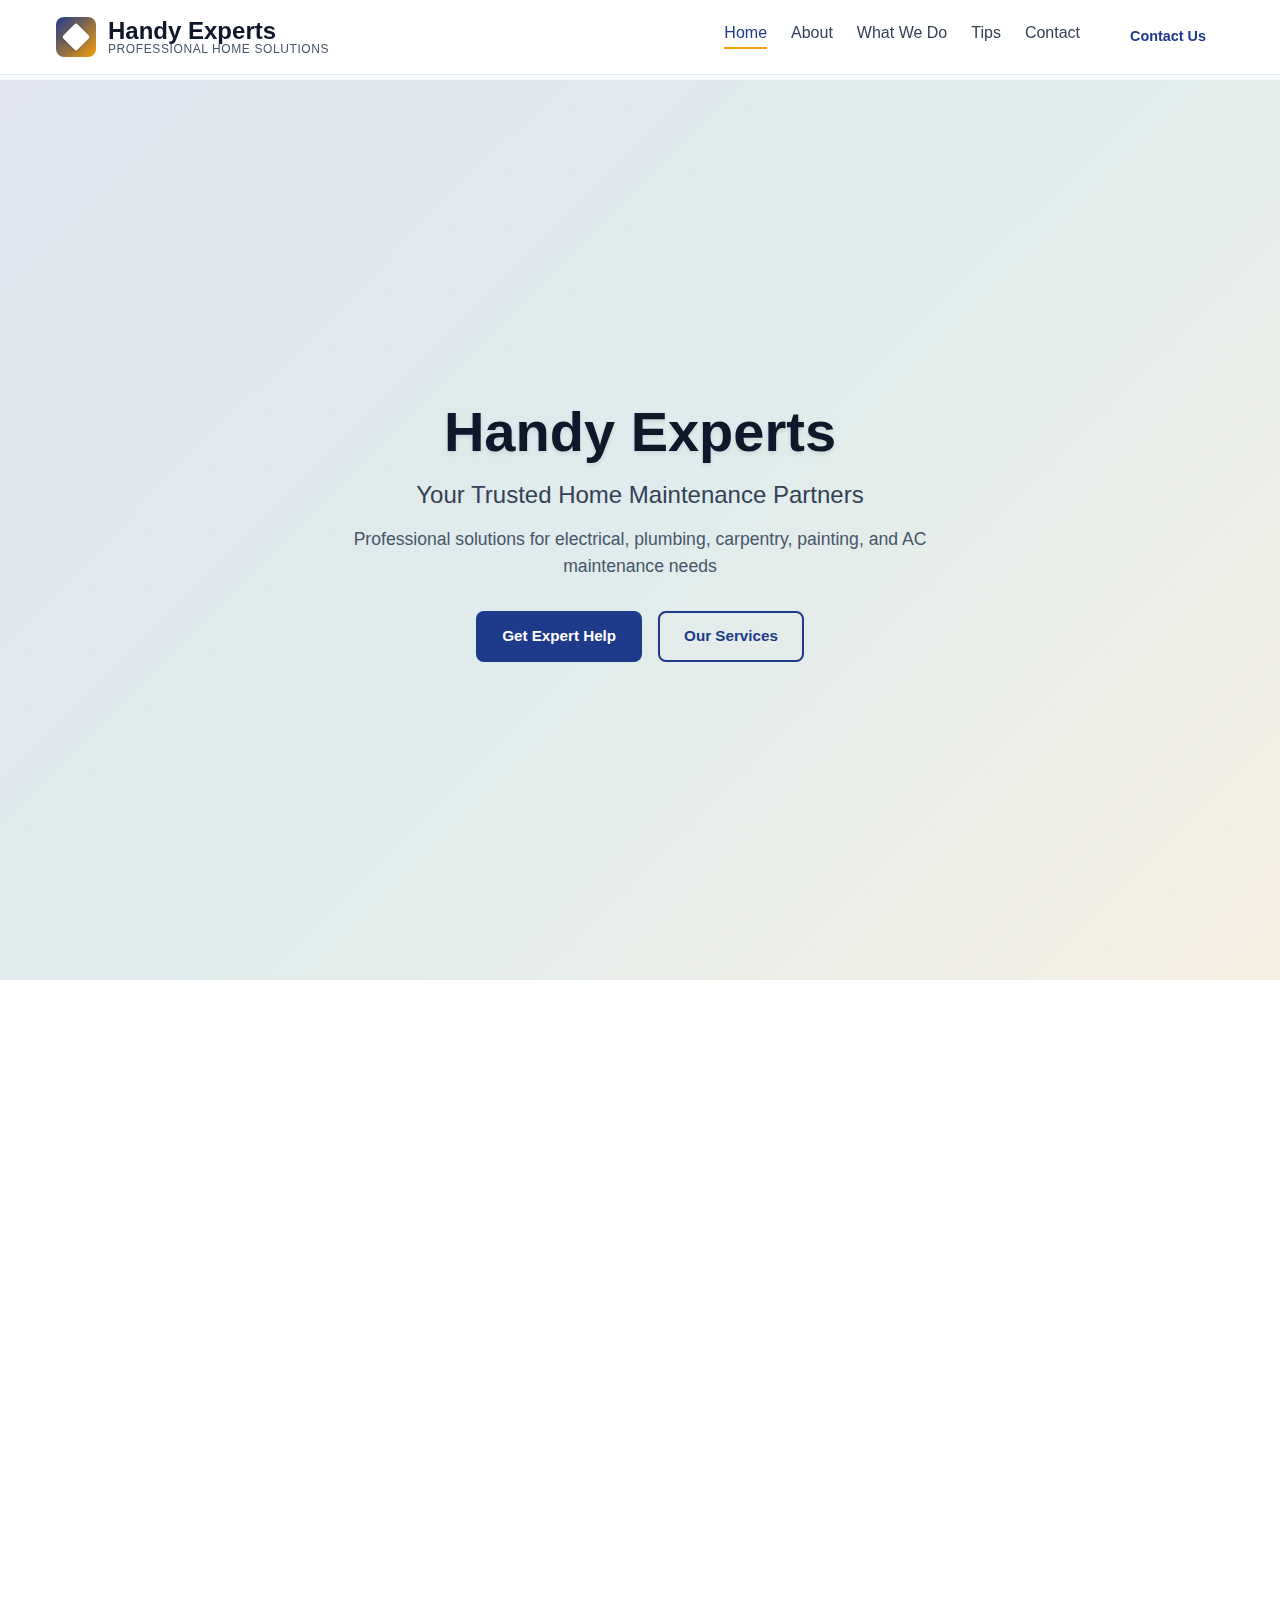
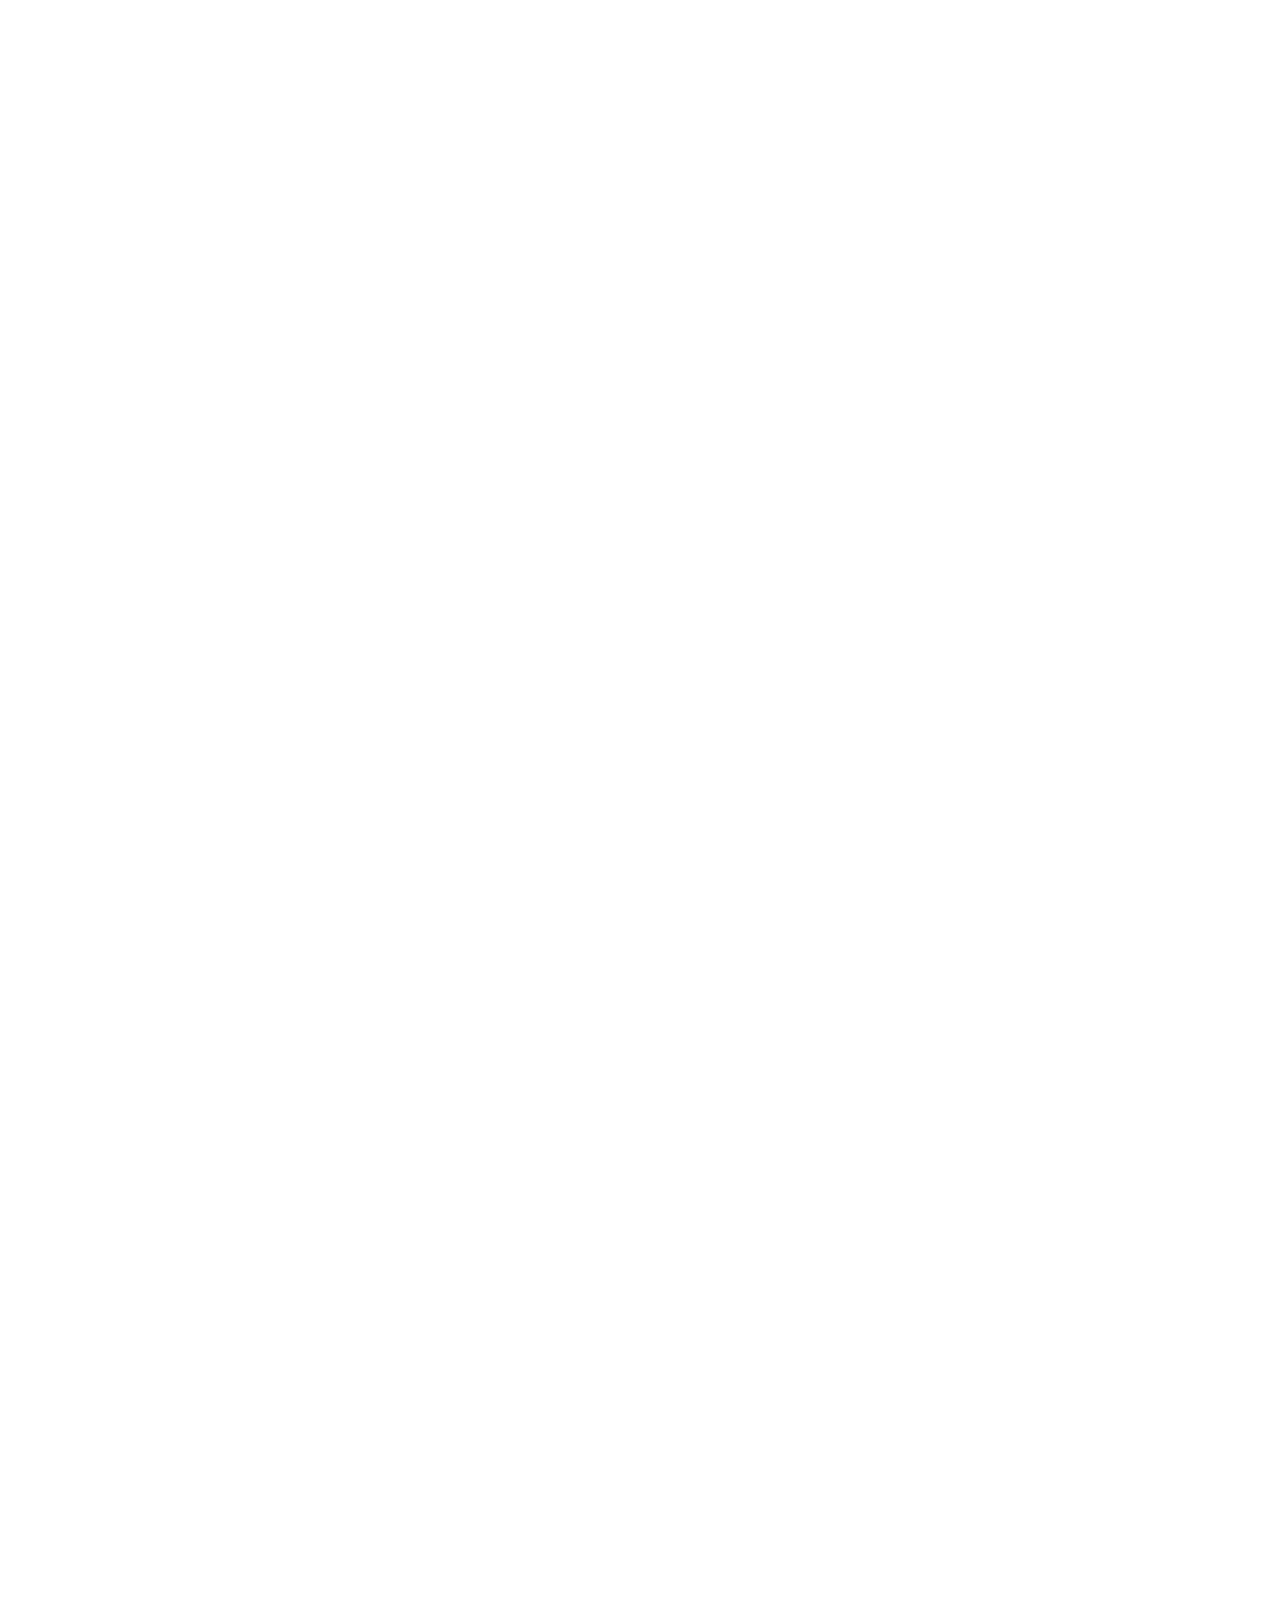
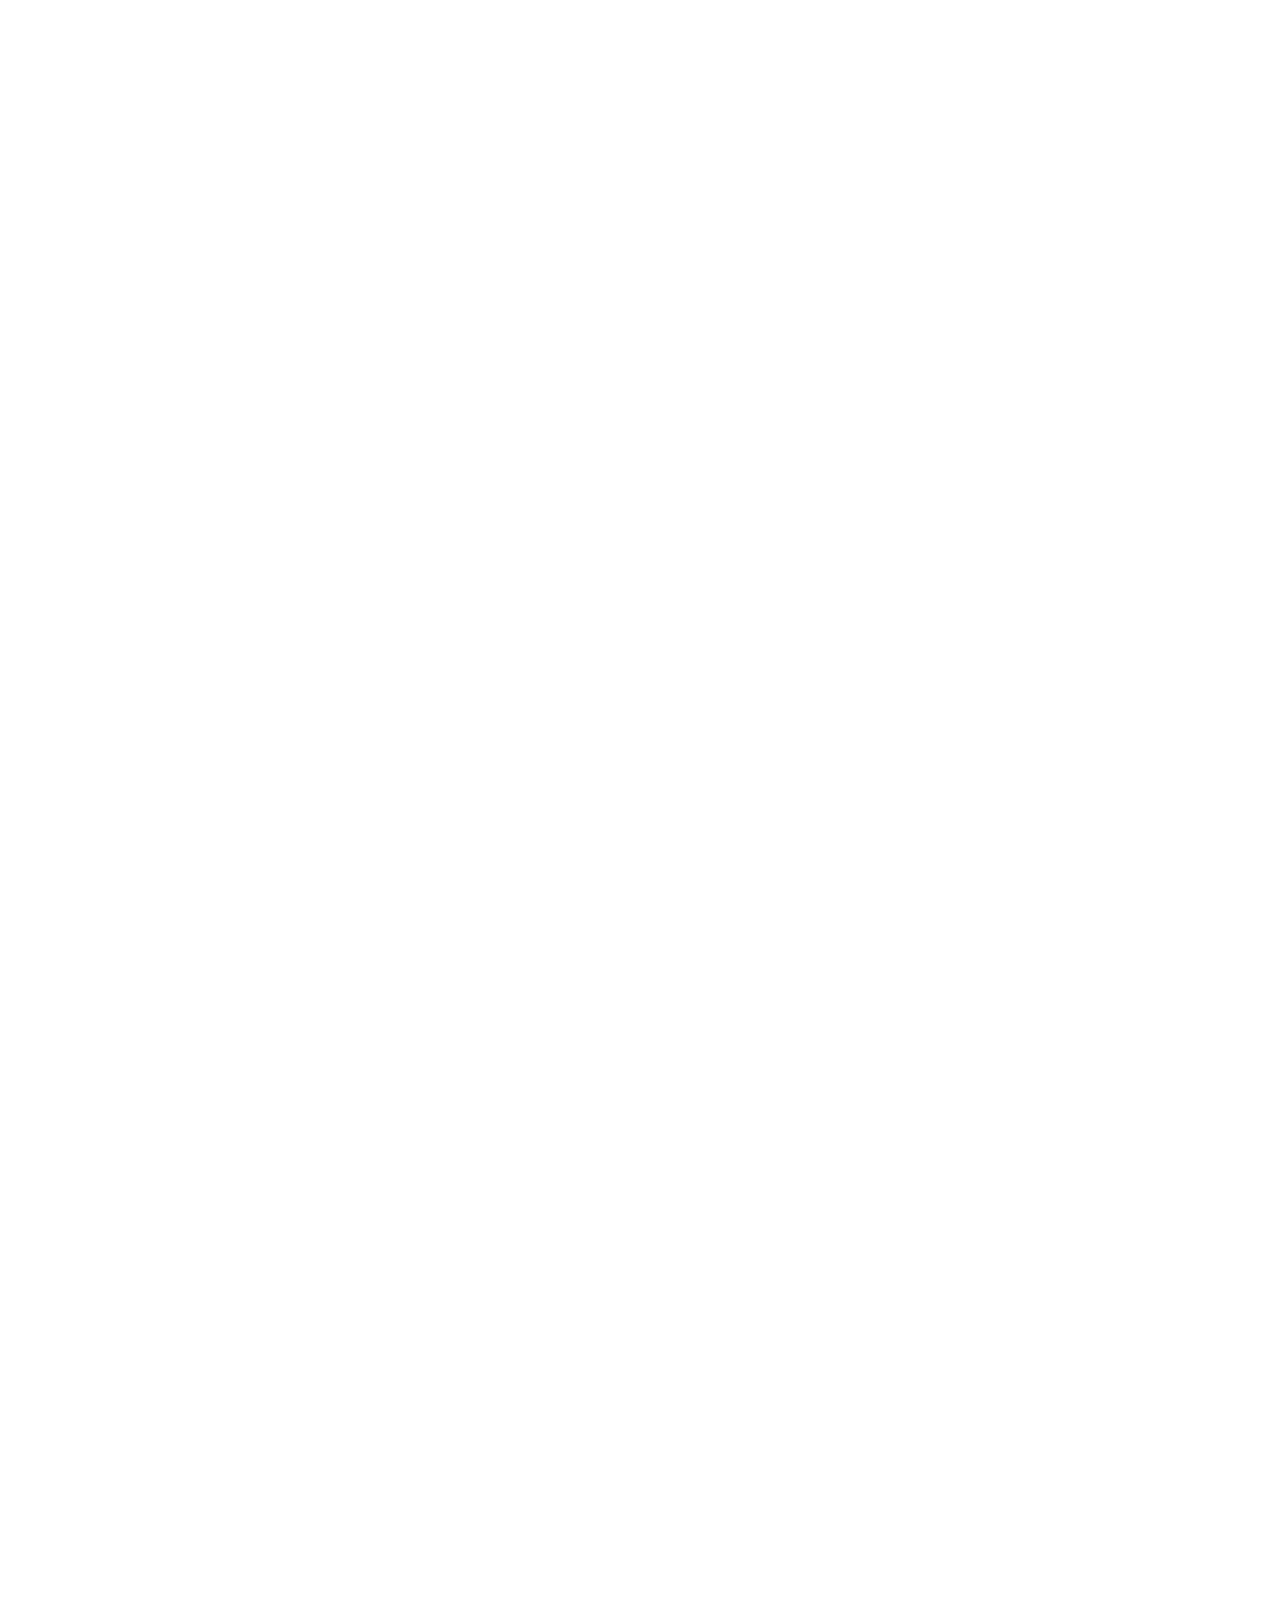
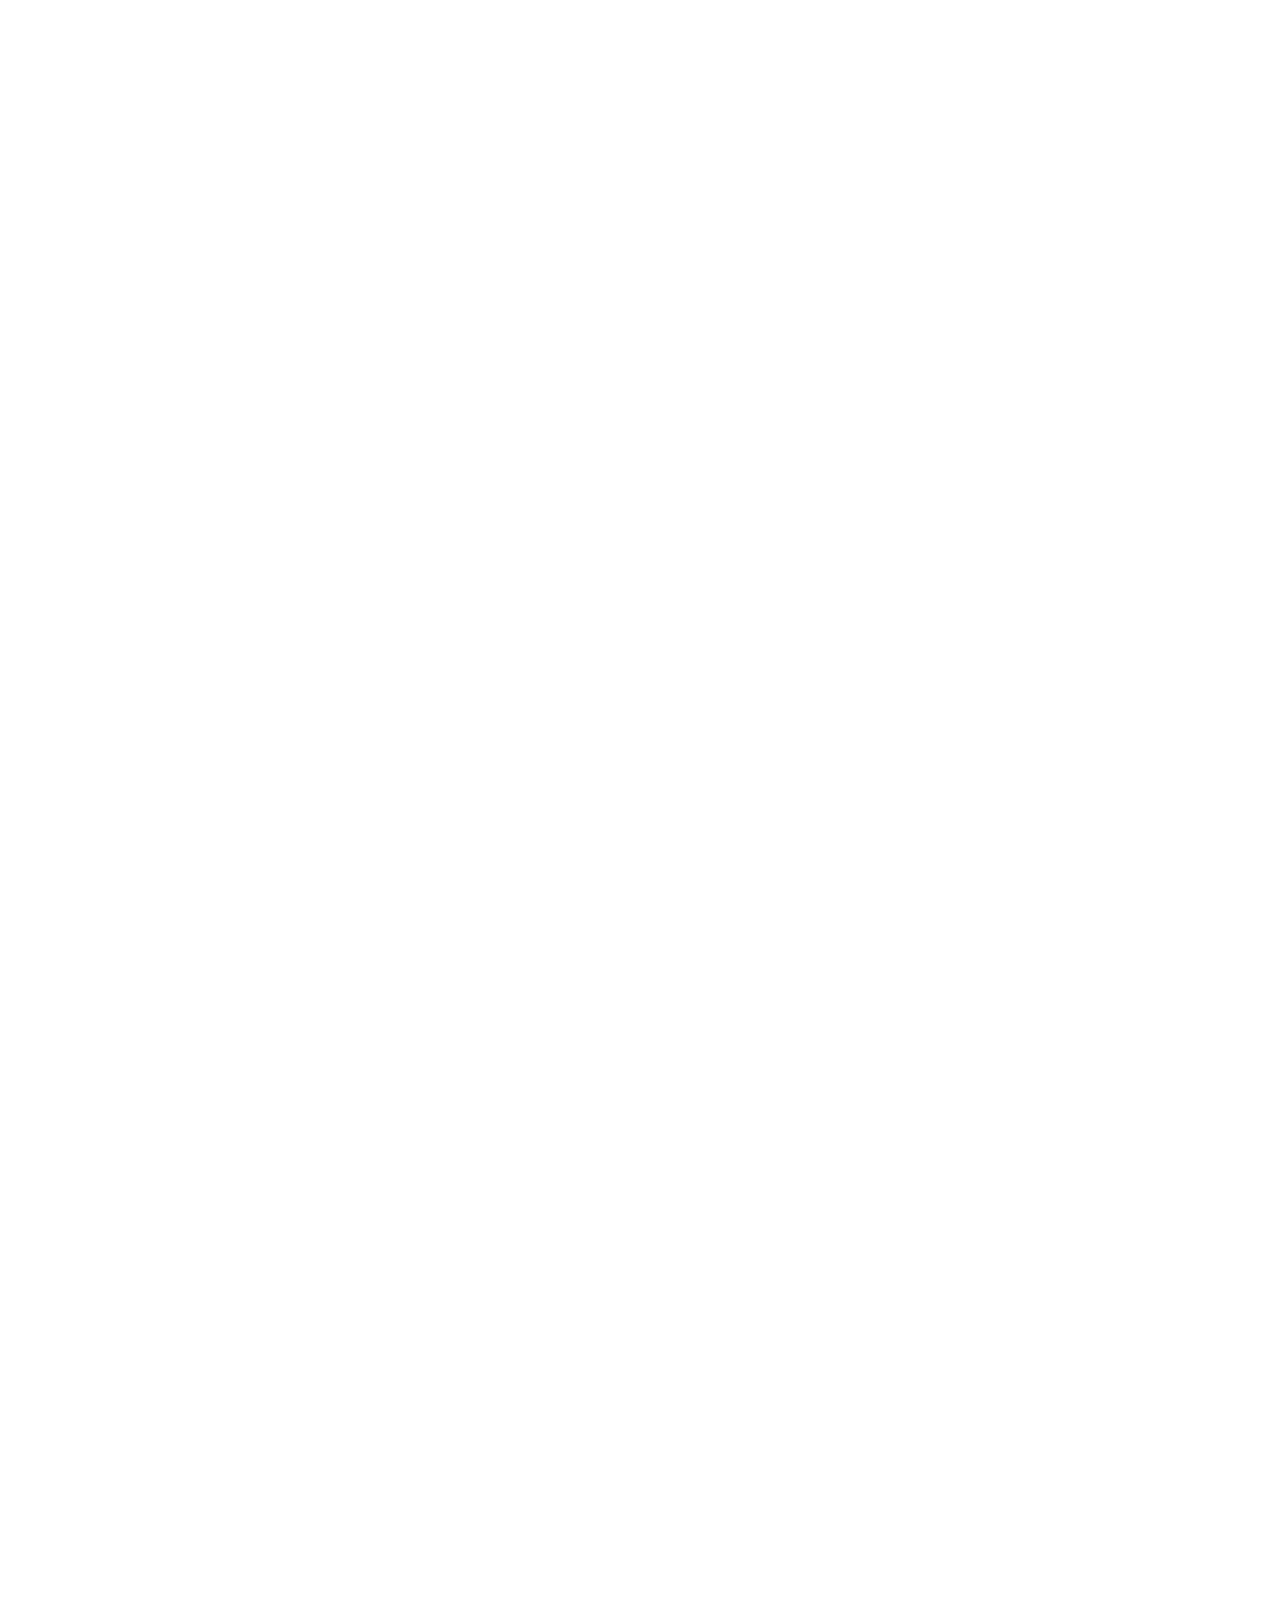
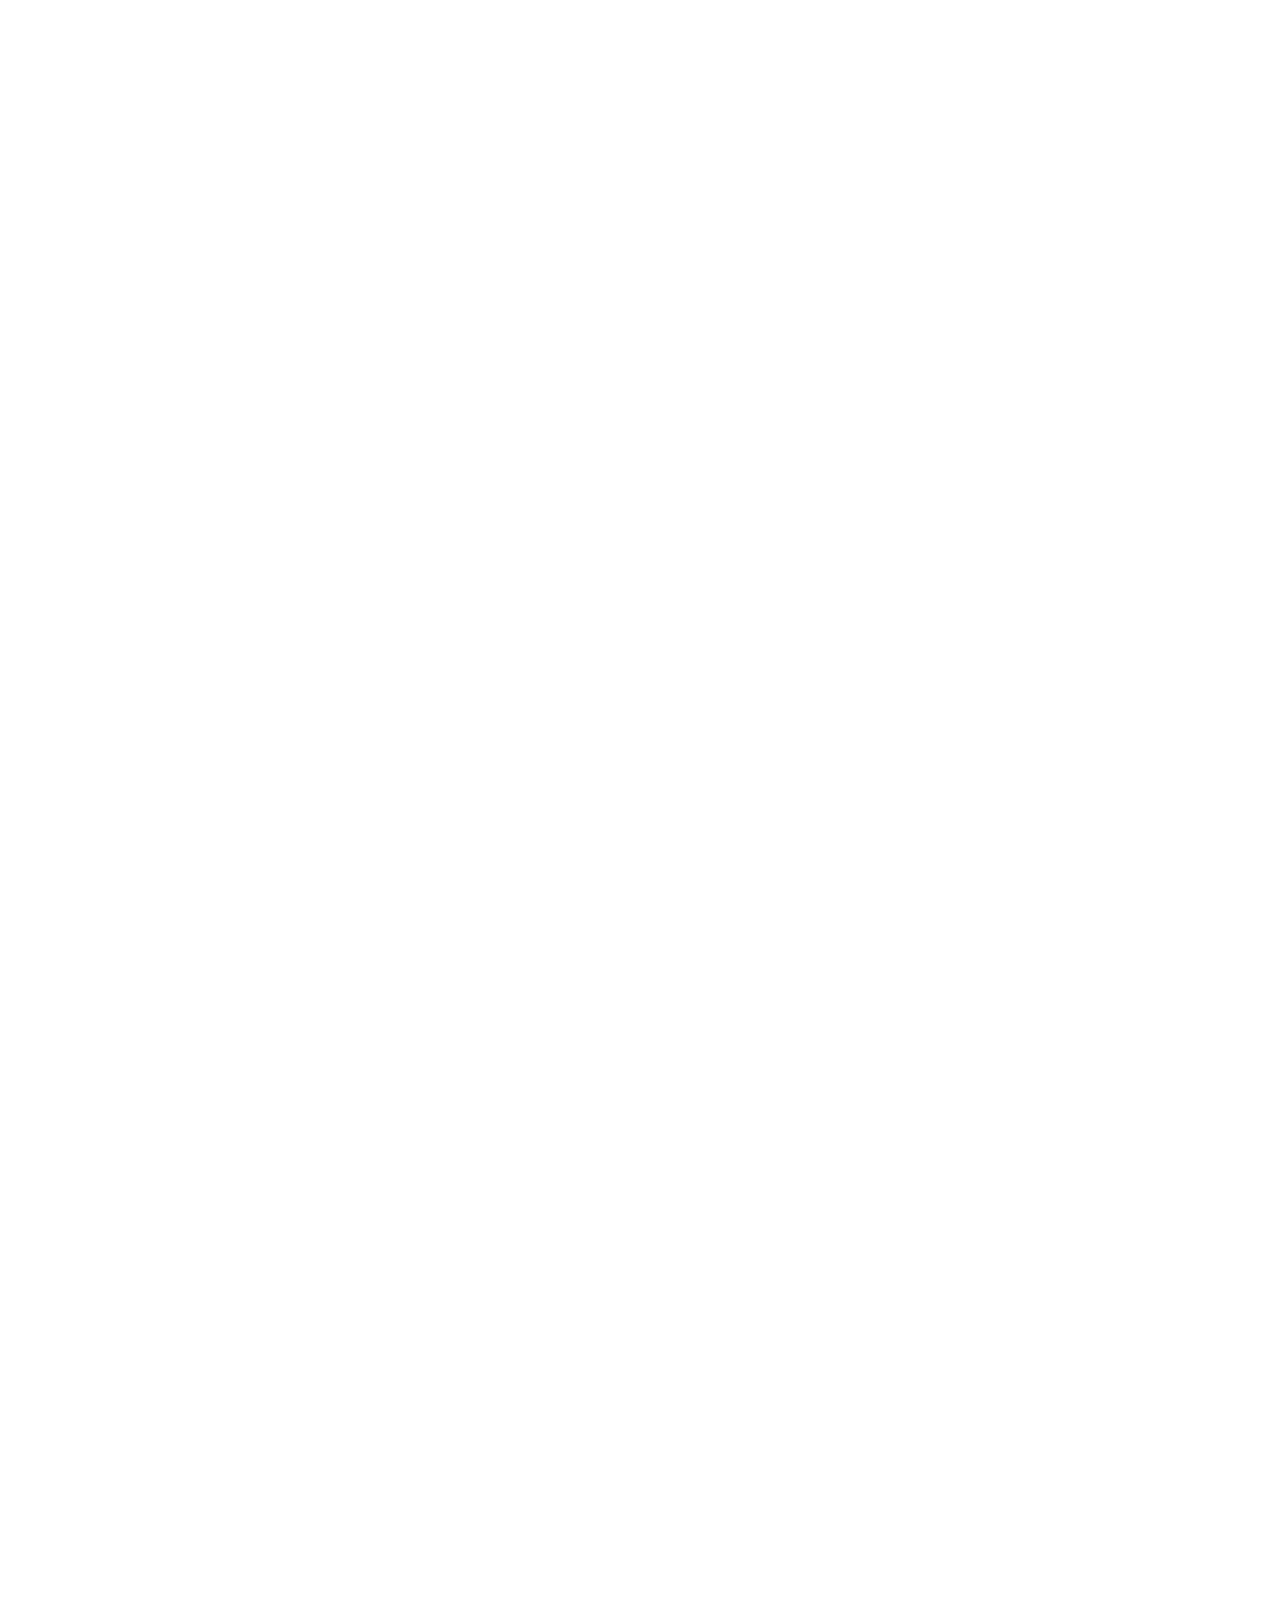
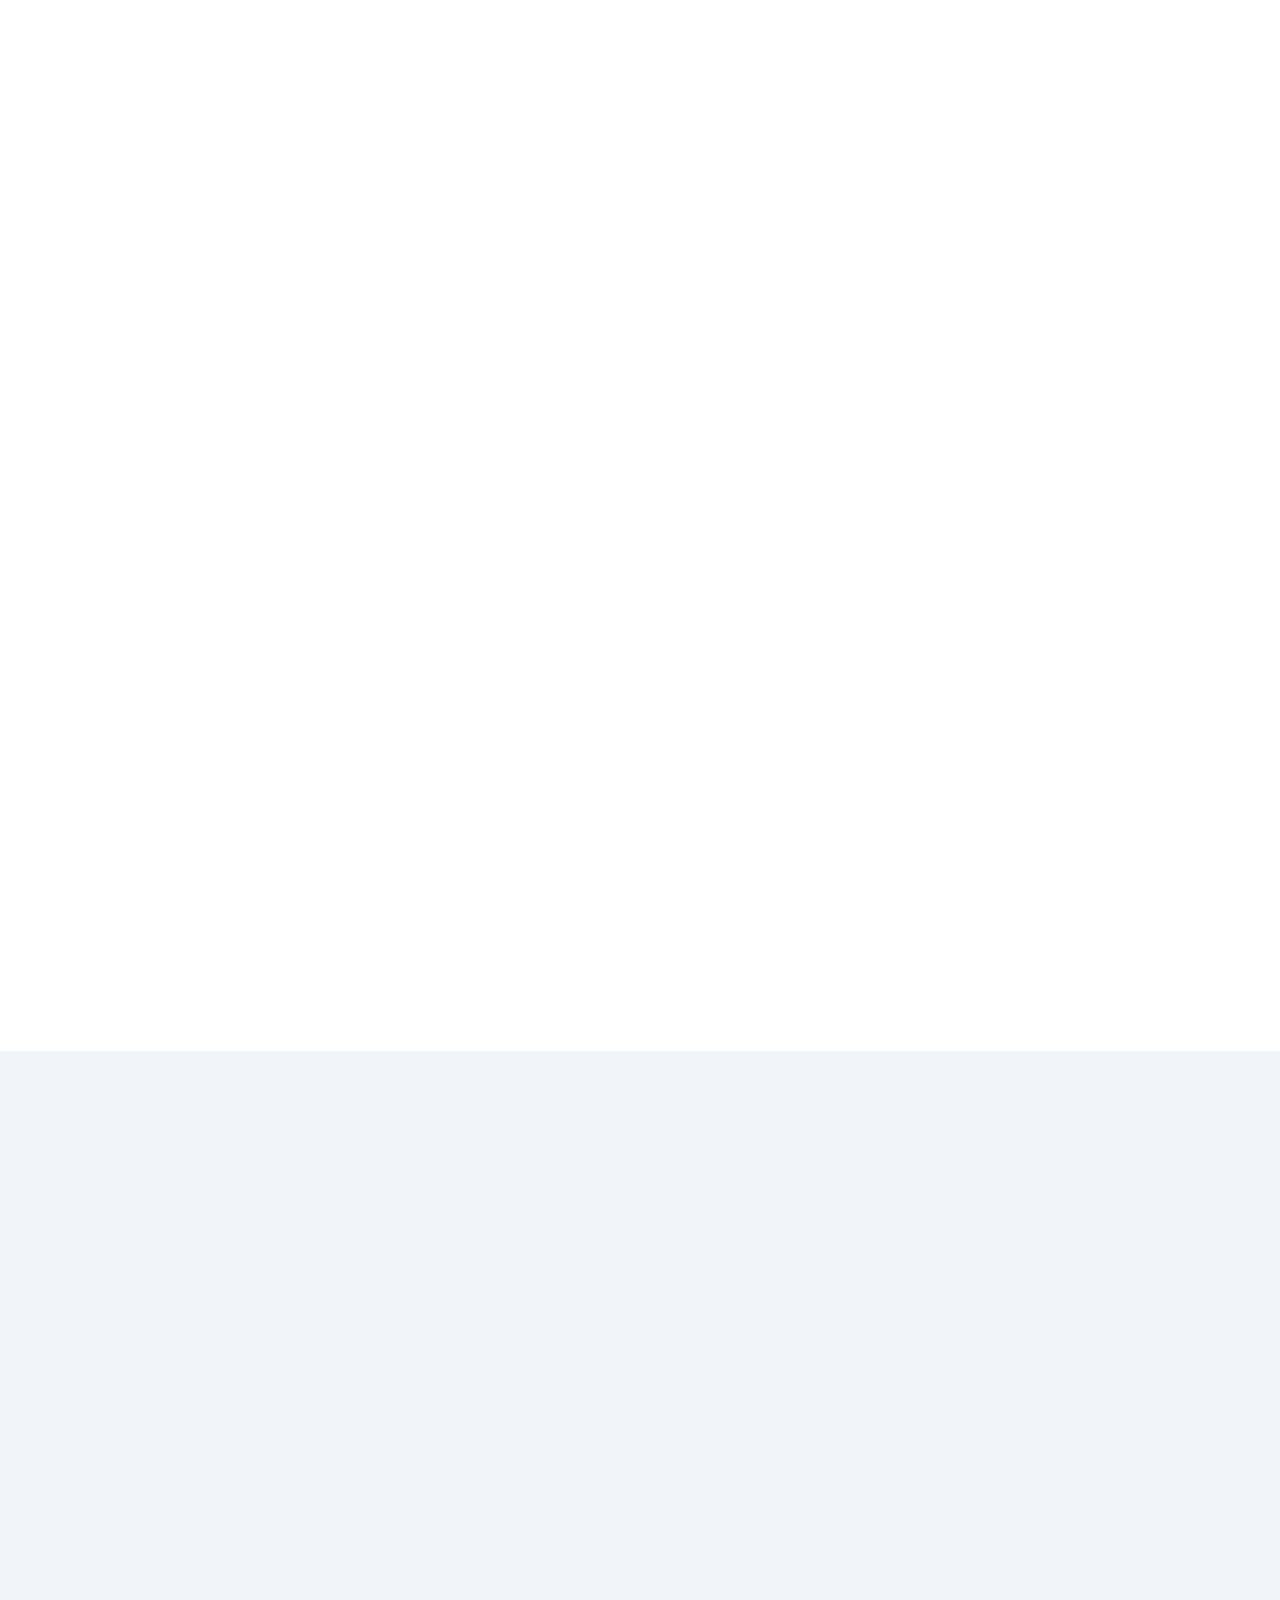
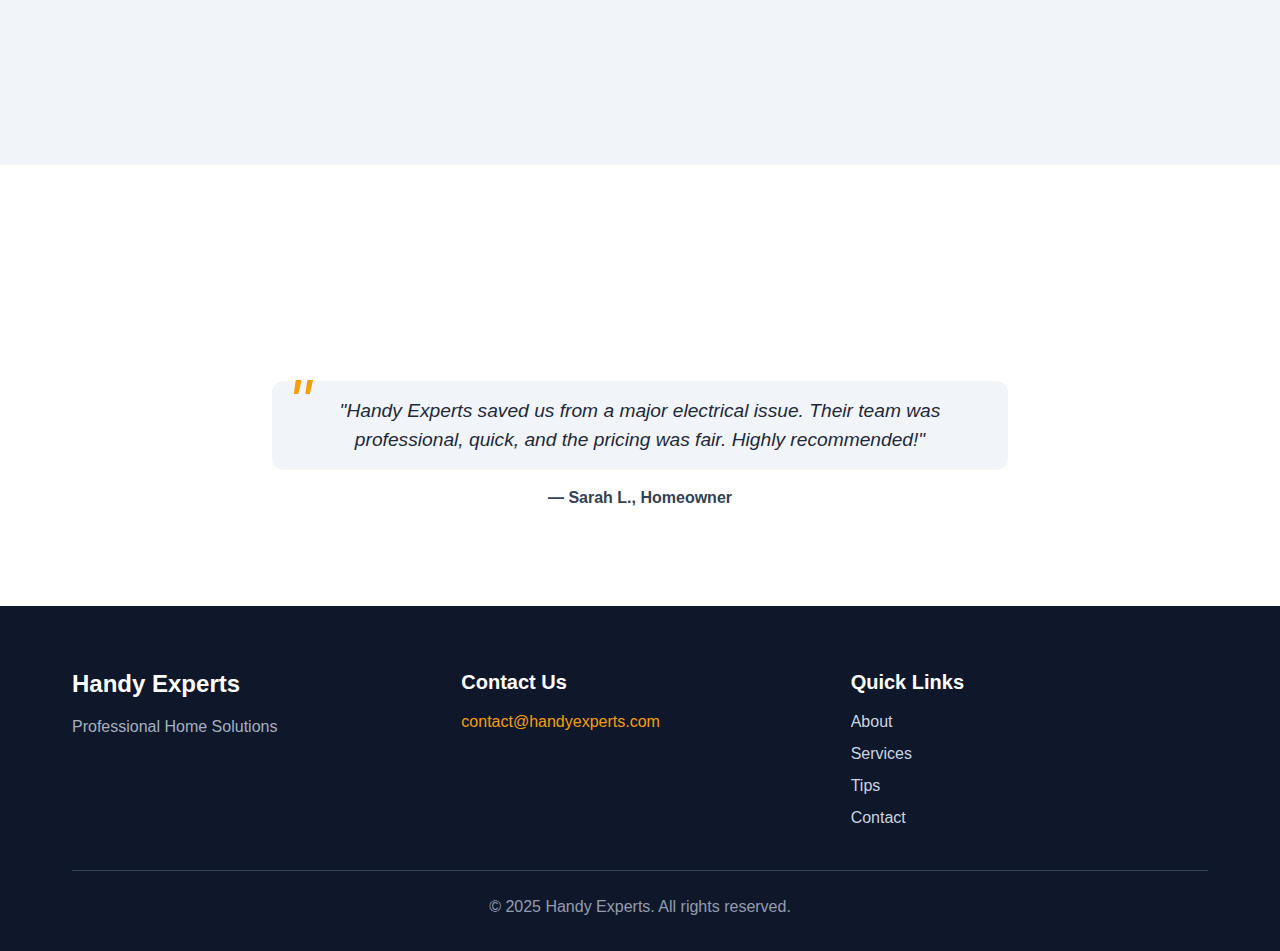
<file: index.html>
<!DOCTYPE html>
<html lang="en">
<head>
    <!-- Generated for Handy Experts — static site — no images — animated CSS-only design -->
    <meta charset="UTF-8">
    <meta name="viewport" content="width=device-width, initial-scale=1.0">
    <title>Handy Experts — Reliable Home Handyman Solutions</title>
    <meta name="description" content="Professional handyman services in Singapore for electrical, plumbing, carpentry, painting, and AC maintenance. Expert solutions for all your home repair needs.">
    <link rel="canonical" href="/">
    <link rel="stylesheet" href="style.css">
    
    <!-- Structured Data -->
    <script type="application/ld+json">
    {
        "@context": "https://schema.org",
        "@type": "HomeAndConstructionBusiness",
        "name": "Handy Experts",
        "description": "Professional handyman services specializing in electrical, plumbing, carpentry, painting, and air conditioning maintenance",
        "email": "contact@handyexperts.com",
        "url": "/",
        "serviceArea": {
            "@type": "Place",
            "name": "Singapore"
        },
        "services": [
            "Electrical Work",
            "Plumbing Services", 
            "Carpentry",
            "Painting",
            "Air Conditioning Maintenance"
        ]
    }
    </script>
</head>
<body>
    <a href="#main" class="skip-link">Skip to main content</a>
    
    <header class="header" id="header">
        <nav class="nav-container">
            <div class="nav-brand">
                <div class="brand-logo"></div>
                <div class="brand-text">
                    <h1 class="brand-name">Handy Experts</h1>
                    <p class="brand-tagline">Professional Home Solutions</p>
                </div>
            </div>
            
            <div class="nav-menu" id="nav-menu">
                <ul class="nav-list">
                    <li><a href="index.html" class="nav-link active">Home</a></li>
                    <li><a href="about.html" class="nav-link">About</a></li>
                    <li><a href="offerings.html" class="nav-link">What We Do</a></li>
                    <li><a href="maintenance-tips.html" class="nav-link">Tips</a></li>
                    <li><a href="contact.html" class="nav-link">Contact</a></li>
                </ul>
                <a href="mailto:contact@handyexperts.com" class="cta-button nav-cta">Contact Us</a>
            </div>
            
            <button class="nav-toggle" id="nav-toggle" aria-label="Toggle navigation">
                <span></span>
                <span></span>
                <span></span>
            </button>
        </nav>
    </header>

    <main id="main">
        <!-- Hero Section -->
        <section class="hero">
            <div class="hero-background"></div>
            <div class="container">
                <div class="hero-content fade-in">
                    <h1 class="hero-title">Handy Experts</h1>
                    <h2 class="hero-subtitle">Your Trusted Home Maintenance Partners</h2>
                    <p class="hero-description">Professional solutions for electrical, plumbing, carpentry, painting, and AC maintenance needs</p>
                    <div class="hero-actions">
                        <a href="mailto:contact@handyexperts.com" class="cta-button primary">Get Expert Help</a>
                        <a href="#services-preview" class="cta-button secondary">Our Services</a>
                    </div>
                </div>
            </div>
        </section>

        <!-- Main Article Content from homepage.txt -->
        <section class="main-article">
            <div class="container">
                <article class="article-content fade-in">
                    <header class="article-header">
                        <h1>DIY vs. Professional Handyman Services: When to Call for Help</h1>
                    </header>

                    <div class="article-intro">
                        <p>In today's world, homeowners face an endless variety of maintenance and repair tasks. From minor plumbing issues to complex electrical work, there's always something demanding attention in your home. Many homeowners are tempted to save money by tackling these tasks themselves. While do-it-yourself (DIY) projects can be rewarding, not every problem is suitable for a DIY approach. Understanding when to roll up your sleeves and when to call a professional handyman is essential to maintaining a safe, efficient, and stress-free home environment.</p>
                    </div>

                    <section class="article-section">
                        <h2>The Rise of DIY Culture</h2>
                        <p>DIY projects have grown increasingly popular due to the availability of online tutorials, instructional videos, and step-by-step guides. Homeowners are now more empowered than ever to tackle minor repairs and improvements on their own. From painting a room to assembling furniture, DIY projects can offer a sense of accomplishment and financial savings.</p>
                    </section>

                    <section class="article-section">
                        <h3>Advantages of DIY</h3>
                        <ul class="benefit-list">
                            <li><strong>Cost Savings:</strong> DIY projects can save money by eliminating labor costs. Simple repairs such as painting walls, fixing a leaky faucet, or replacing a light fixture are often within the reach of a homeowner.</li>
                            <li><strong>Personal Satisfaction:</strong> Completing a project yourself provides a sense of pride and achievement. It can also enhance your skill set for future projects.</li>
                            <li><strong>Flexibility:</strong> DIY allows you to work at your own pace, schedule, and convenience. You are in control of every step of the process.</li>
                            <li><strong>Customization:</strong> Personal involvement ensures that the outcome aligns precisely with your taste, style, and preferences.</li>
                        </ul>
                        <p>However, DIY isn't always the best approach. Certain tasks carry safety risks, require specialized knowledge, or demand specific tools that are not readily available to the average homeowner.</p>
                    </section>

                    <section class="article-section">
                        <h2>Understanding the Limitations of DIY</h2>
                        <p>While DIY projects can be satisfying, they often come with limitations that may outweigh their benefits.</p>

                        <h3>Time-Consuming Nature</h3>
                        <p>DIY projects can take longer than anticipated, especially for individuals without prior experience. Complex tasks like electrical rewiring or plumbing repairs require precision and careful planning. Mistakes can lead to wasted materials, additional costs, or worse, safety hazards.</p>

                        <h3>Safety Concerns</h3>
                        <p>Many home repairs involve potential risks. For instance, working with electrical circuits, gas lines, or heavy machinery can be dangerous without proper training. Even minor errors in these areas can result in injury or long-term damage to your property.</p>

                        <h3>Quality and Durability</h3>
                        <p>While DIY projects can save money upfront, they may not always offer the same level of durability as professional work. Poor craftsmanship can lead to recurring issues, which may cost more to fix in the long run.</p>
                    </section>

                    <section class="article-section highlight-section">
                        <h2>When to Call a Professional</h2>
                        <p>Knowing when to call a professional handyman can save homeowners time, money, and stress. Professionals bring specialized skills, knowledge, and experience to ensure that repairs and maintenance tasks are completed safely and effectively.</p>

                        <h3>Tasks Best Handled by Professionals</h3>
                        <ul class="professional-tasks">
                            <li><strong>Electrical Work:</strong> Rewiring, circuit breaker issues, and complex lighting installations should always be handled by certified professionals.</li>
                            <li><strong>Plumbing:</strong> Major pipe repairs, water heater installation, and gas line maintenance require specialized knowledge.</li>
                            <li><strong>Structural Repairs:</strong> Load-bearing walls, foundation cracks, and roofing repairs are best managed by experienced hands.</li>
                            <li><strong>Appliance Installation:</strong> Large appliances like washing machines, dishwashers, or air conditioning systems may require technical installation to avoid damage.</li>
                            <li><strong>Pest Control:</strong> Infestations of termites, rodents, or other pests can worsen if mishandled.</li>
                        </ul>
                        <p>Engaging a professional ensures the work is done correctly the first time and prevents long-term issues.</p>
                    </section>

                    <div class="cta-section">
                        <h3>Need Professional Help?</h3>
                        <p>Get expert assistance for your home maintenance needs</p>
                        <a href="mailto:contact@handyexperts.com" class="cta-button primary">Contact Our Experts</a>
                    </div>

                    <section class="article-section">
                        <h2>The Role of Handyman Services</h2>
                        <p>For homeowners, professional support is readily available through expert <a href="https://www.handymanservicessingapore.com/">handyman services singapore</a>. These services cater to a wide range of home maintenance needs, from minor repairs to larger improvement projects. By hiring professional handyman services, homeowners can enjoy peace of mind, knowing that experienced technicians handle the work efficiently and safely. This approach is particularly beneficial for tasks that require technical expertise, specialized tools, or compliance with local safety regulations. Professional handyman services are an excellent example of how professional support can complement your DIY efforts, providing guidance and solutions when a project exceeds your capabilities.</p>
                    </section>

                    <section class="article-section">
                        <h2>Factors to Consider Before Deciding</h2>
                        <p>Before attempting a DIY project or hiring a professional, consider the following factors:</p>

                        <h3>Complexity of the Task</h3>
                        <p>Evaluate whether the task requires specialized skills or equipment. If the project involves electrical circuits, gas lines, or structural changes, professional intervention is usually safer and more efficient.</p>

                        <h3>Cost vs. Benefit</h3>
                        <p>Compare the potential cost savings of doing the project yourself with the risk of mistakes or injury. While DIY may save money upfront, errors can lead to expensive repairs.</p>

                        <h3>Time Availability</h3>
                        <p>Consider your schedule and the time needed to complete the project. Some tasks may be more time-intensive than anticipated, making professional services a more practical choice.</p>

                        <h3>Safety Considerations</h3>
                        <p>Safety should always be a top priority. If there is any risk of injury, property damage, or legal liability, calling a professional is the prudent option.</p>
                    </section>

                    <section class="article-section">
                        <h2>Tools and Equipment: DIY Limitations</h2>
                        <p>Professional handymen have access to specialized tools and equipment that may be expensive or impractical for homeowners to purchase. Examples include:</p>
                        <ul>
                            <li>High-end power tools</li>
                            <li>Precision measuring instruments</li>
                            <li>Safety equipment like harnesses and insulated gloves</li>
                            <li>Specialized plumbing and electrical devices</li>
                        </ul>
                        <p>Using improper tools can compromise both the safety and quality of your work, emphasizing the importance of professional assistance for technical tasks.</p>
                    </section>

                    <section class="article-section highlight-section">
                        <h2>Benefits of Hiring Professional Handyman Services</h2>
                        <p>While DIY offers personal satisfaction, professional services provide numerous advantages:</p>

                        <h3>Expertise and Experience</h3>
                        <p>Professional handymen bring years of experience and technical knowledge to each project. They are trained to handle a wide range of repairs efficiently and effectively.</p>

                        <h3>Guaranteed Results</h3>
                        <p>Most professional services offer warranties or guarantees on their work. This assurance provides homeowners with confidence that the repair or improvement will last.</p>

                        <h3>Time Efficiency</h3>
                        <p>Professionals can complete tasks faster than an inexperienced homeowner. Their experience allows them to anticipate challenges and address problems swiftly.</p>

                        <h3>Safety and Compliance</h3>
                        <p>Licensed and certified handymen ensure that all work complies with local regulations and safety standards. This reduces liability and prevents potential legal or safety issues.</p>
                    </section>

                    <section class="article-section">
                        <h2>Cost-Effectiveness of Professional Services</h2>
                        <p>Hiring a professional may seem expensive at first glance, but it often proves cost-effective in the long run. Consider the potential costs of DIY mistakes:</p>
                        <ul>
                            <li><strong>Material wastage:</strong> Incorrect measurements or improper installation can lead to wasted materials.</li>
                            <li><strong>Damage repair:</strong> Fixing errors often costs more than hiring a professional initially.</li>
                            <li><strong>Accidents and injuries:</strong> Medical expenses and insurance claims can be significant if a DIY task goes wrong.</li>
                        </ul>
                        <p>By investing in professional services, homeowners can save time, avoid costly mistakes, and enjoy lasting results.</p>
                    </section>

                    <section class="article-section">
                        <h2>Popular Home Projects: DIY vs. Professional</h2>
                        <p>Here's a breakdown of common home projects and whether DIY or professional services are recommended:</p>
                        <div class="comparison-table">
                            <div class="table-header">
                                <div>Home Project</div>
                                <div>Recommended Approach</div>
                            </div>
                            <div class="table-row">
                                <div>Painting and Decorating</div>
                                <div>DIY</div>
                            </div>
                            <div class="table-row">
                                <div>Furniture Assembly</div>
                                <div>DIY / Professional optional</div>
                            </div>
                            <div class="table-row">
                                <div>Minor Plumbing Repairs</div>
                                <div>DIY (if basic)</div>
                            </div>
                            <div class="table-row">
                                <div>Electrical Work</div>
                                <div>Professional</div>
                            </div>
                            <div class="table-row">
                                <div>Roofing and Structural Work</div>
                                <div>Professional</div>
                            </div>
                            <div class="table-row">
                                <div>Appliance Installation</div>
                                <div>Professional</div>
                            </div>
                            <div class="table-row">
                                <div>Pest Control</div>
                                <div>Professional</div>
                            </div>
                            <div class="table-row">
                                <div>Landscaping & Garden Design</div>
                                <div>DIY / Professional optional</div>
                            </div>
                        </div>
                        <p>This table provides a quick reference to help homeowners make informed decisions.</p>
                    </section>

                    <section class="article-section">
                        <h2>How to Choose the Right Handyman Service</h2>
                        <p>Selecting a reliable handyman is crucial for a successful home improvement project. Consider these tips:</p>
                        <ul>
                            <li><strong>Verify Credentials:</strong> Check for licenses, certifications, and insurance.</li>
                            <li><strong>Check Reviews:</strong> Look for customer feedback on online platforms or forums.</li>
                            <li><strong>Request Estimates:</strong> Compare quotes from multiple providers to ensure fair pricing.</li>
                            <li><strong>Evaluate Experience:</strong> Choose handymen with expertise in the specific task you require.</li>
                            <li><strong>Communication Skills:</strong> Ensure the handyman understands your requirements and explains the process clearly.</li>
                        </ul>
                        <p>By following these guidelines, homeowners can engage trustworthy professionals who deliver high-quality results.</p>
                    </section>

                    <section class="article-section">
                        <h2>Combining DIY with Professional Services</h2>
                        <p>The best approach often involves a combination of DIY and professional help. Homeowners can handle simple, low-risk projects while leaving complex or hazardous tasks to professionals. This approach maximizes both cost savings and safety.</p>

                        <h3>Examples of Hybrid Approach</h3>
                        <ul>
                            <li><strong>Painting Rooms:</strong> DIY painting for walls, with professionals handling electrical outlet covers or intricate trims.</li>
                            <li><strong>Furniture Assembly:</strong> Homeowners assemble flat-pack furniture, while professionals handle mounting or alignment of heavy fixtures.</li>
                            <li><strong>Plumbing:</strong> Simple faucet replacements done DIY, but major pipe repairs left to licensed plumbers.</li>
                        </ul>
                        <p>A hybrid approach allows homeowners to enjoy the satisfaction of DIY while ensuring professional quality for critical tasks.</p>
                    </section>

                    <section class="article-section">
                        <h2>Preparing for Professional Assistance</h2>
                        <p>Before calling a professional, preparation can make the process smoother:</p>
                        <ul>
                            <li><strong>Identify the Problem:</strong> Clearly define the issue or project requirements.</li>
                            <li><strong>Gather Information:</strong> Take photos or notes to help the handyman understand the scope.</li>
                            <li><strong>Clear the Area:</strong> Ensure the workspace is accessible and free of obstructions.</li>
                            <li><strong>Set a Budget:</strong> Discuss costs upfront to avoid surprises.</li>
                            <li><strong>Schedule Convenient Timing:</strong> Agree on a timeframe that works for both parties.</li>
                        </ul>
                        <p>Proper preparation ensures efficient and effective service, minimizing downtime and inconvenience.</p>
                    </section>

                    <section class="article-section">
                        <h2>Common Misconceptions About Handyman Services</h2>
                        <p>Some homeowners hesitate to hire professionals due to misconceptions:</p>
                        <ul>
                            <li><strong>"It's too expensive":</strong> While there is a cost, the long-term savings and safety outweigh DIY risks.</li>
                            <li><strong>"I can do it myself":</strong> Not all tasks are suitable for DIY, especially those involving safety hazards.</li>
                            <li><strong>"Professionals aren't flexible":</strong> Many handyman services offer flexible schedules and customized solutions.</li>
                        </ul>
                        <p>Dispelling these myths can help homeowners make informed choices.</p>
                    </section>

                    <div class="cta-section">
                        <h3>Ready to Get Started?</h3>
                        <p>Contact our expert team for reliable home maintenance solutions</p>
                        <a href="mailto:contact@handyexperts.com" class="cta-button primary">Email Us Today</a>
                    </div>

                    <section class="article-section">
                        <h2>Final Thoughts: DIY or Professional Handyman?</h2>
                        <p>Ultimately, the decision between DIY and professional handyman services depends on task complexity, safety considerations, cost, and personal ability. Simple projects that carry minimal risk are ideal for DIY, while complex or hazardous tasks are best left to professionals. A thoughtful approach ensures that your home remains safe, functional, and well-maintained.</p>
                        <p>Remember, when in doubt, it is always better to seek professional assistance rather than risk injury, property damage, or costly mistakes. Professional handyman services offer expert solutions across a wide range of home maintenance needs, providing peace of mind and professional-quality results that complement your DIY efforts.</p>
                        <p>By strategically combining DIY efforts with professional support, you can maintain your home efficiently, safely, and cost-effectively, all while enjoying the satisfaction of contributing to your home's care.</p>
                    </section>
                </article>
            </div>
        </section>

        <!-- Services Preview -->
        <section class="services-preview" id="services-preview">
            <div class="container">
                <h2 class="section-title fade-in">Our Expert Services</h2>
                <div class="services-grid">
                    <div class="service-card slide-left">
                        <div class="service-icon electrical"></div>
                        <h3>Electrical</h3>
                        <p>Safe and certified electrical solutions</p>
                    </div>
                    <div class="service-card slide-left">
                        <div class="service-icon plumbing"></div>
                        <h3>Plumbing</h3>
                        <p>Reliable water and drainage systems</p>
                    </div>
                    <div class="service-card slide-left">
                        <div class="service-icon carpentry"></div>
                        <h3>Carpentry</h3>
                        <p>Custom woodwork and repairs</p>
                    </div>
                    <div class="service-card slide-left">
                        <div class="service-icon painting"></div>
                        <h3>Painting</h3>
                        <p>Professional interior and exterior painting</p>
                    </div>
                    <div class="service-card slide-left">
                        <div class="service-icon ac"></div>
                        <h3>AC Maintenance</h3>
                        <p>Keep your cooling systems running smoothly</p>
                    </div>
                </div>
            </div>
        </section>

        <!-- Testimonials -->
        <section class="testimonials">
            <div class="container">
                <h2 class="section-title fade-in">What Our Customers Say</h2>
                <div class="testimonials-carousel" id="testimonials">
                    <div class="testimonial active">
                        <blockquote>"Handy Experts saved us from a major electrical issue. Their team was professional, quick, and the pricing was fair. Highly recommended!"</blockquote>
                        <cite>— Sarah L., Homeowner</cite>
                    </div>
                    <div class="testimonial">
                        <blockquote>"I needed urgent plumbing repairs and they came the same day. Quality work and excellent customer service from start to finish."</blockquote>
                        <cite>— Michael T., Property Owner</cite>
                    </div>
                    <div class="testimonial">
                        <blockquote>"Their carpentry work exceeded our expectations. Beautiful craftsmanship and attention to detail. Will definitely use them again."</blockquote>
                        <cite>— Jennifer K., Satisfied Customer</cite>
                    </div>
                </div>
            </div>
        </section>
    </main>

    <!-- Mobile Contact Button -->
    <div class="mobile-contact">
        <a href="mailto:contact@handyexperts.com" class="mobile-contact-btn">
            <span>Contact</span>
        </a>
    </div>

    <footer class="footer">
        <div class="container">
            <div class="footer-content">
                <div class="footer-brand">
                    <h3>Handy Experts</h3>
                    <p>Professional Home Solutions</p>
                </div>
                <div class="footer-contact">
                    <h4>Contact Us</h4>
                    <p><a href="mailto:contact@handyexperts.com">contact@handyexperts.com</a></p>
                </div>
                <div class="footer-links">
                    <h4>Quick Links</h4>
                    <ul>
                        <li><a href="about.html">About</a></li>
                        <li><a href="offerings.html">Services</a></li>
                        <li><a href="maintenance-tips.html">Tips</a></li>
                        <li><a href="contact.html">Contact</a></li>
                    </ul>
                </div>
            </div>
            <div class="footer-bottom">
                <p>&copy; 2025 Handy Experts. All rights reserved.</p>
            </div>
        </div>
    </footer>

    <noscript>
        <p>For the best experience, please enable JavaScript in your browser.</p>
    </noscript>

    <script src="script.js" defer></script>
</body>
</html>
</file>
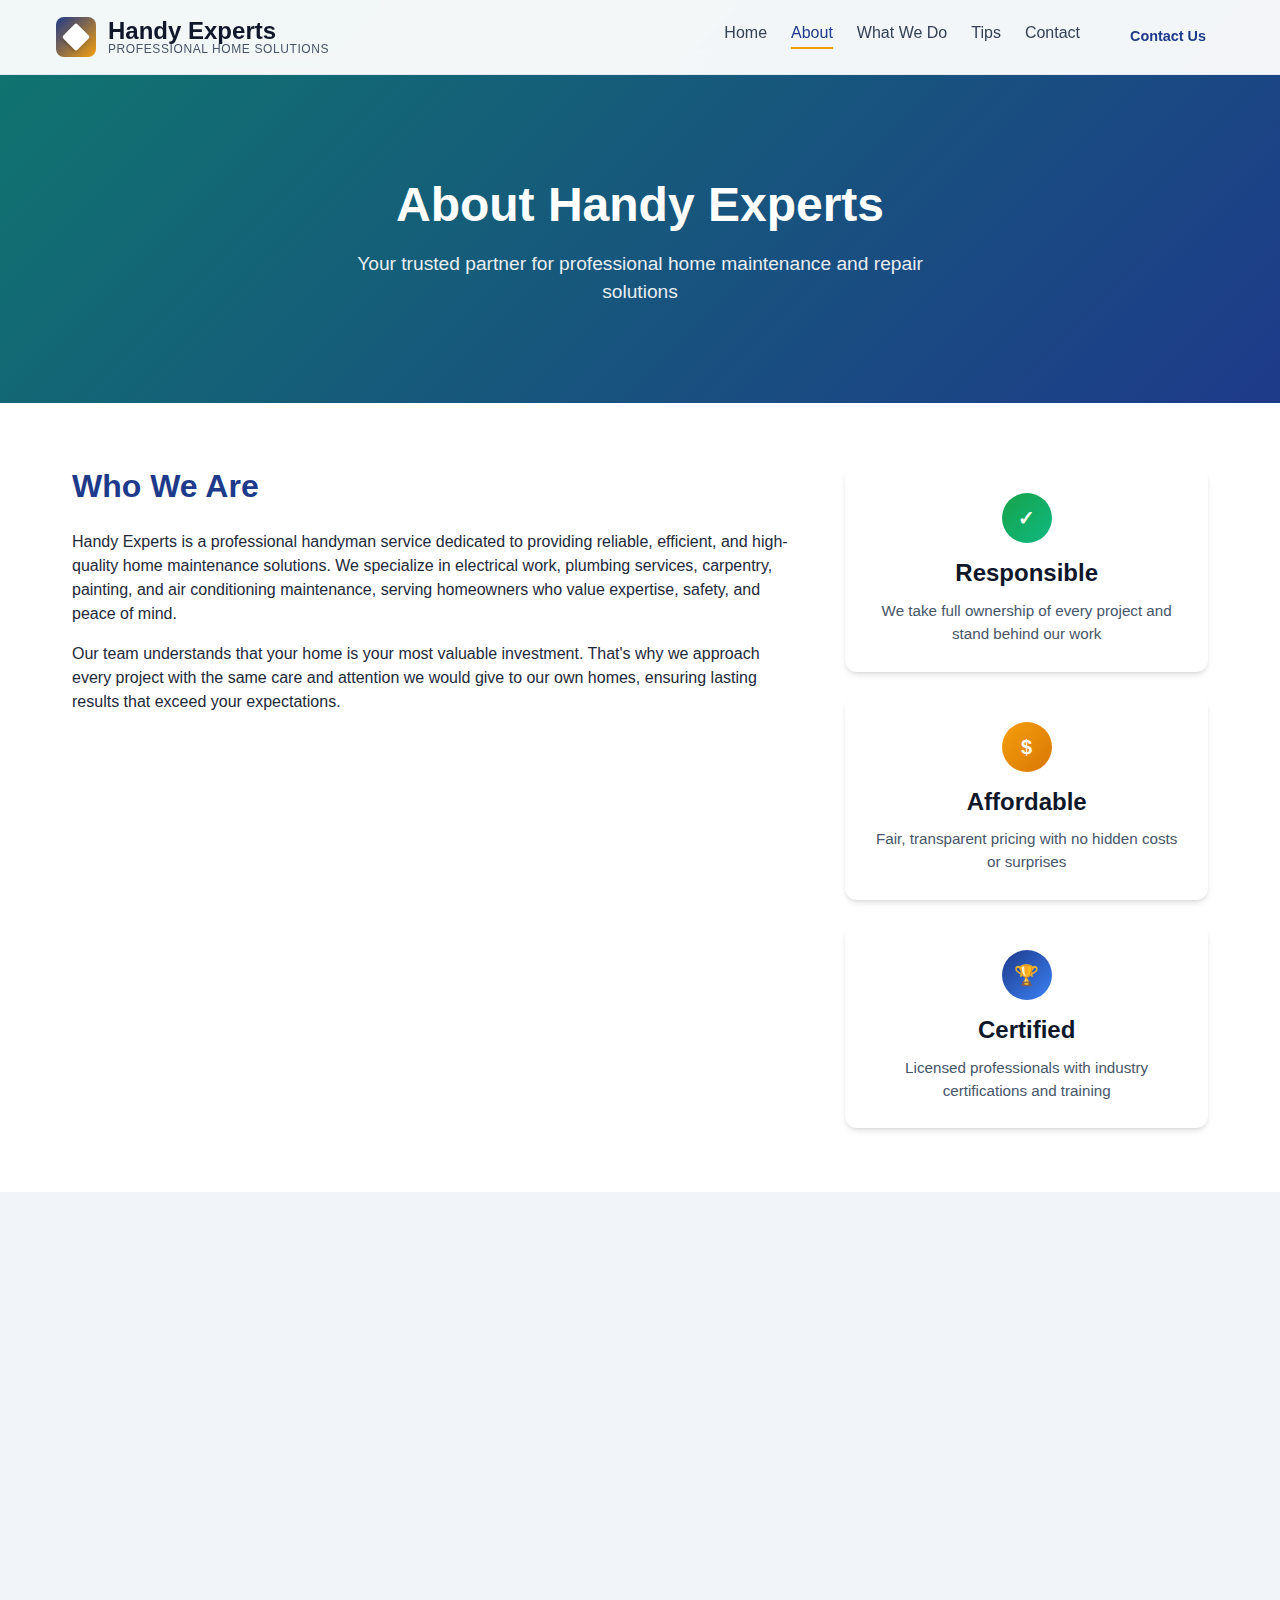
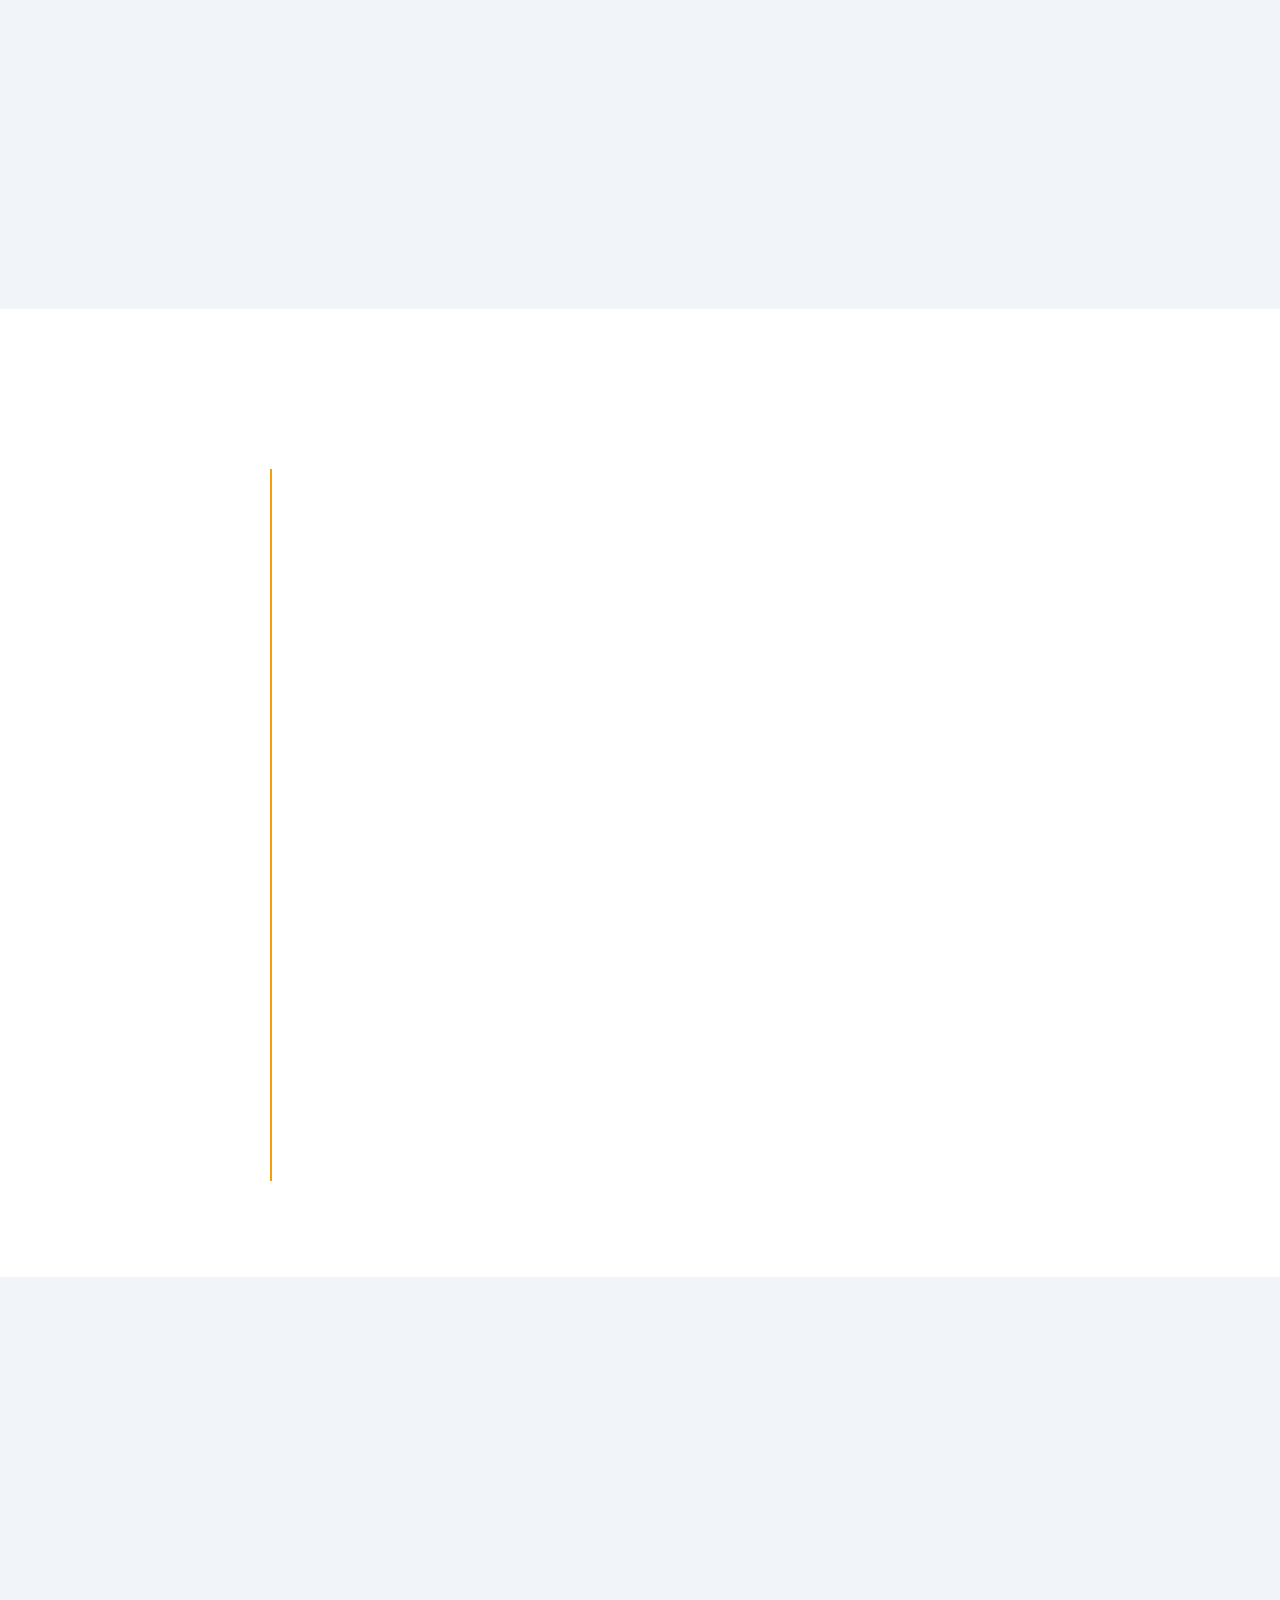
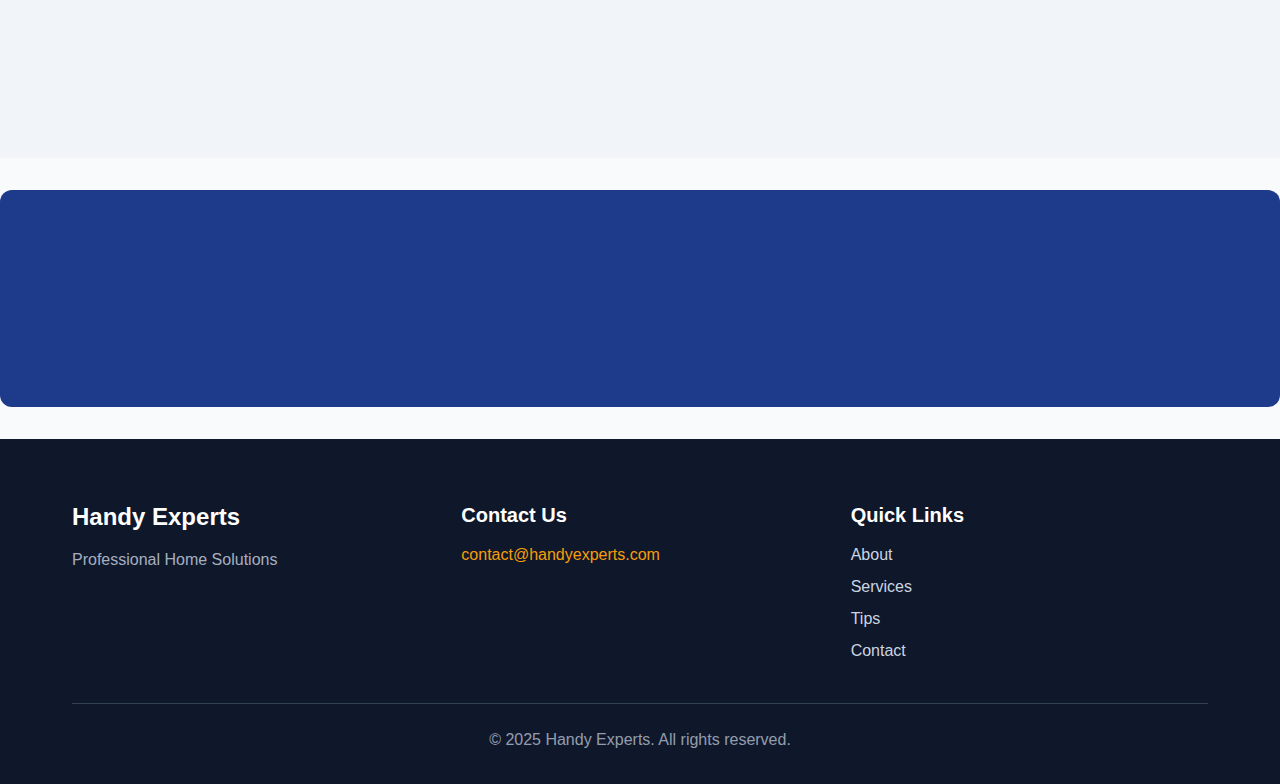
<file: about.html>
<!DOCTYPE html>
<html lang="en">
<head>
    <!-- Generated for Handy Experts — static site — no images — animated CSS-only design -->
    <meta charset="UTF-8">
    <meta name="viewport" content="width=device-width, initial-scale=1.0">
    <title>About — Handy Experts</title>
    <meta name="description" content="Learn about Handy Experts - your trusted home maintenance professionals with expert technicians specializing in electrical, plumbing, carpentry, painting, and AC services.">
    <link rel="canonical" href="/about.html">
    <link rel="stylesheet" href="style.css">
</head>
<body>
    <a href="#main" class="skip-link">Skip to main content</a>
    
    <header class="header" id="header">
        <nav class="nav-container">
            <div class="nav-brand">
                <div class="brand-logo"></div>
                <div class="brand-text">
                    <h1 class="brand-name">Handy Experts</h1>
                    <p class="brand-tagline">Professional Home Solutions</p>
                </div>
            </div>
            
            <div class="nav-menu" id="nav-menu">
                <ul class="nav-list">
                    <li><a href="index.html" class="nav-link">Home</a></li>
                    <li><a href="about.html" class="nav-link active">About</a></li>
                    <li><a href="offerings.html" class="nav-link">What We Do</a></li>
                    <li><a href="maintenance-tips.html" class="nav-link">Tips</a></li>
                    <li><a href="contact.html" class="nav-link">Contact</a></li>
                </ul>
                <a href="mailto:contact@handyexperts.com" class="cta-button nav-cta">Contact Us</a>
            </div>
            
            <button class="nav-toggle" id="nav-toggle" aria-label="Toggle navigation">
                <span></span>
                <span></span>
                <span></span>
            </button>
        </nav>
    </header>

    <main id="main">
        <section class="page-hero about-hero">
            <div class="container">
                <div class="hero-content fade-in">
                    <h1>About Handy Experts</h1>
                    <p>Your trusted partner for professional home maintenance and repair solutions</p>
                </div>
            </div>
        </section>

        <section class="about-intro">
            <div class="container">
                <div class="content-grid fade-in">
                    <div class="content-text">
                        <h2>Who We Are</h2>
                        <p>Handy Experts is a professional handyman service dedicated to providing reliable, efficient, and high-quality home maintenance solutions. We specialize in electrical work, plumbing services, carpentry, painting, and air conditioning maintenance, serving homeowners who value expertise, safety, and peace of mind.</p>
                        <p>Our team understands that your home is your most valuable investment. That's why we approach every project with the same care and attention we would give to our own homes, ensuring lasting results that exceed your expectations.</p>
                    </div>
                    <div class="values-grid">
                        <div class="value-item">
                            <div class="value-icon responsible"></div>
                            <h3>Responsible</h3>
                            <p>We take full ownership of every project and stand behind our work</p>
                        </div>
                        <div class="value-item">
                            <div class="value-icon affordable"></div>
                            <h3>Affordable</h3>
                            <p>Fair, transparent pricing with no hidden costs or surprises</p>
                        </div>
                        <div class="value-item">
                            <div class="value-icon certified"></div>
                            <h3>Certified</h3>
                            <p>Licensed professionals with industry certifications and training</p>
                        </div>
                    </div>
                </div>
            </div>
        </section>

        <section class="team-section">
            <div class="container">
                <h2 class="section-title fade-in">Our Expert Team</h2>
                <div class="team-grid">
                    <div class="team-member slide-left">
                        <div class="member-avatar electrical-avatar"></div>
                        <div class="member-info">
                            <h3>Senior Electrician</h3>
                            <p class="member-role">Lead Electrical Specialist</p>
                            <p>With over 15 years of experience in residential and commercial electrical work, our senior electrician ensures all electrical installations and repairs meet the highest safety standards. Certified in advanced electrical systems and energy-efficient solutions.</p>
                            <div class="member-specialties">
                                <span>Circuit Installation</span>
                                <span>Safety Inspections</span>
                                <span>Smart Home Systems</span>
                            </div>
                        </div>
                    </div>
                    
                    <div class="team-member slide-left">
                        <div class="member-avatar plumbing-avatar"></div>
                        <div class="member-info">
                            <h3>Lead Plumber</h3>
                            <p class="member-role">Master Plumbing Technician</p>
                            <p>Our lead plumber brings 12+ years of expertise in water system installations, pipe repairs, and drainage solutions. Specialized in both traditional and modern plumbing systems, with a focus on water conservation and efficiency.</p>
                            <div class="member-specialties">
                                <span>Pipe Repairs</span>
                                <span>Water Heater Service</span>
                                <span>Leak Detection</span>
                            </div>
                        </div>
                    </div>
                    
                    <div class="team-member slide-left">
                        <div class="member-avatar carpentry-avatar"></div>
                        <div class="member-info">
                            <h3>Carpentry Specialist</h3>
                            <p class="member-role">Master Craftsman</p>
                            <p>Our carpentry specialist combines traditional woodworking skills with modern techniques. With 10+ years of experience in custom furniture, built-ins, and structural repairs, they deliver beautiful, functional solutions for any space.</p>
                            <div class="member-specialties">
                                <span>Custom Furniture</span>
                                <span>Cabinet Installation</span>
                                <span>Structural Repairs</span>
                            </div>
                        </div>
                    </div>
                </div>
            </div>
        </section>

        <section class="timeline-section">
            <div class="container">
                <h2 class="section-title fade-in">Our Journey</h2>
                <div class="timeline">
                    <div class="timeline-item slide-right">
                        <div class="timeline-marker"></div>
                        <div class="timeline-content">
                            <h3>2018 - Foundation</h3>
                            <p>Started as a small local handyman service with a focus on quality and customer satisfaction</p>
                        </div>
                    </div>
                    
                    <div class="timeline-item slide-right">
                        <div class="timeline-marker"></div>
                        <div class="timeline-content">
                            <h3>2020 - Growth</h3>
                            <p>Expanded our team and services to include specialized electrical and plumbing solutions</p>
                        </div>
                    </div>
                    
                    <div class="timeline-item slide-right">
                        <div class="timeline-marker"></div>
                        <div class="timeline-content">
                            <h3>2022 - Specialization</h3>
                            <p>Added carpentry and painting services, becoming a comprehensive home maintenance solution</p>
                        </div>
                    </div>
                    
                    <div class="timeline-item slide-right">
                        <div class="timeline-marker"></div>
                        <div class="timeline-content">
                            <h3>2024 - Innovation</h3>
                            <p>Introduced AC maintenance services and smart home integration solutions</p>
                        </div>
                    </div>
                    
                    <div class="timeline-item slide-right">
                        <div class="timeline-marker"></div>
                        <div class="timeline-content">
                            <h3>2025 - Today</h3>
                            <p>Proud to serve our community with 7+ years of experience and hundreds of satisfied customers</p>
                        </div>
                    </div>
                </div>
            </div>
        </section>

        <section class="trust-badges">
            <div class="container">
                <h2 class="section-title fade-in">Why Trust Us</h2>
                <div class="badges-grid">
                    <div class="trust-badge fade-in">
                        <div class="badge-icon licensed"></div>
                        <h3>Licensed</h3>
                        <p>Fully licensed professionals with all required certifications for safe, compliant work</p>
                    </div>
                    
                    <div class="trust-badge fade-in">
                        <div class="badge-icon insured"></div>
                        <h3>Insured</h3>
                        <p>Comprehensive liability insurance protects you and your property during all services</p>
                    </div>
                    
                    <div class="trust-badge fade-in">
                        <div class="badge-icon satisfaction"></div>
                        <h3>Satisfaction Guaranteed</h3>
                        <p>100% satisfaction guarantee on all work - we're not happy until you're completely satisfied</p>
                    </div>
                </div>
            </div>
        </section>

        <section class="cta-section">
            <div class="container">
                <div class="cta-content fade-in">
                    <h2>Ready to Work with Handy Experts?</h2>
                    <p>Experience the difference professional expertise makes for your home maintenance needs</p>
                    <div class="cta-actions">
                        <a href="mailto:contact@handyexperts.com" class="cta-button primary">Get Started Today</a>
                        <a href="offerings.html" class="cta-button secondary">View Our Services</a>
                    </div>
                </div>
            </div>
        </section>
    </main>

    <!-- Mobile Contact Button -->
    <div class="mobile-contact">
        <a href="mailto:contact@handyexperts.com" class="mobile-contact-btn">
            <span>Contact</span>
        </a>
    </div>

    <footer class="footer">
        <div class="container">
            <div class="footer-content">
                <div class="footer-brand">
                    <h3>Handy Experts</h3>
                    <p>Professional Home Solutions</p>
                </div>
                <div class="footer-contact">
                    <h4>Contact Us</h4>
                    <p><a href="mailto:contact@handyexperts.com">contact@handyexperts.com</a></p>
                </div>
                <div class="footer-links">
                    <h4>Quick Links</h4>
                    <ul>
                        <li><a href="about.html">About</a></li>
                        <li><a href="offerings.html">Services</a></li>
                        <li><a href="maintenance-tips.html">Tips</a></li>
                        <li><a href="contact.html">Contact</a></li>
                    </ul>
                </div>
            </div>
            <div class="footer-bottom">
                <p>&copy; 2025 Handy Experts. All rights reserved.</p>
            </div>
        </div>
    </footer>

    <noscript>
        <p>For the best experience, please enable JavaScript in your browser.</p>
    </noscript>

    <script src="script.js" defer></script>
</body>
</html>
</file>
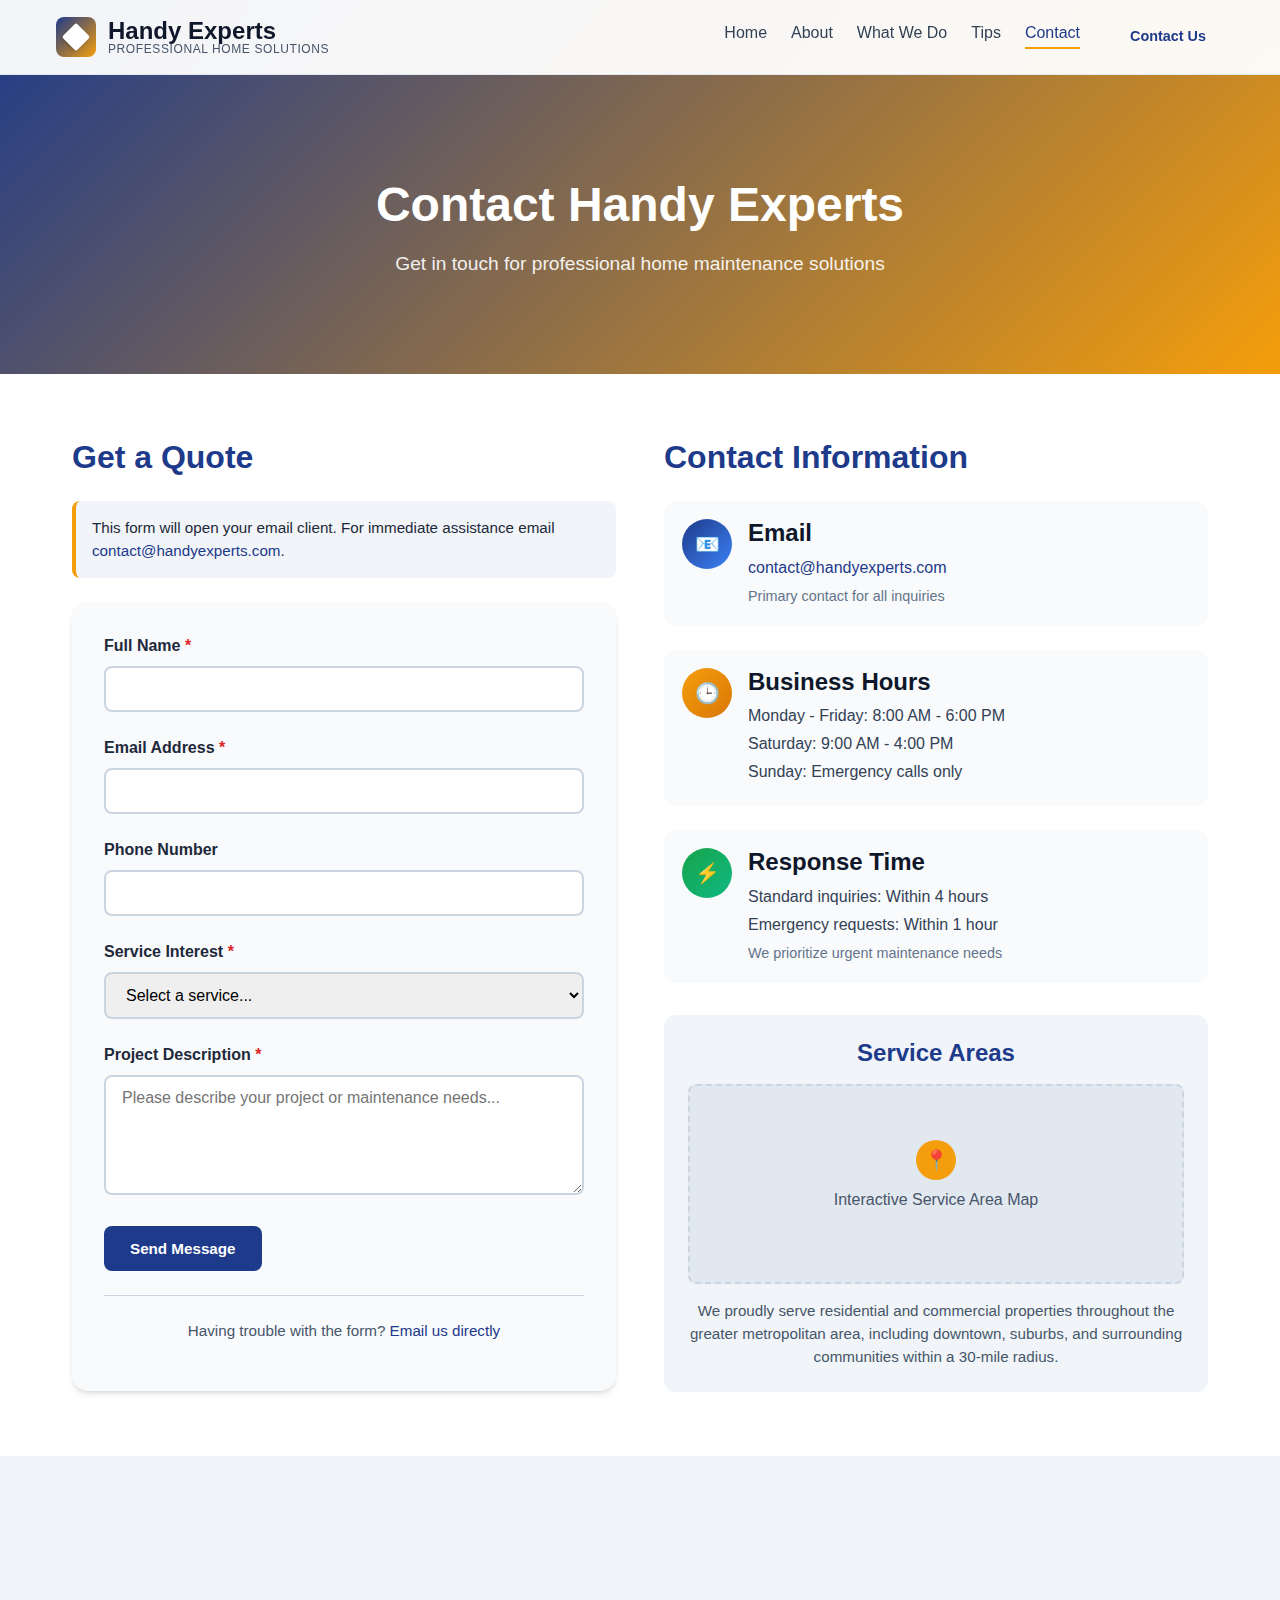
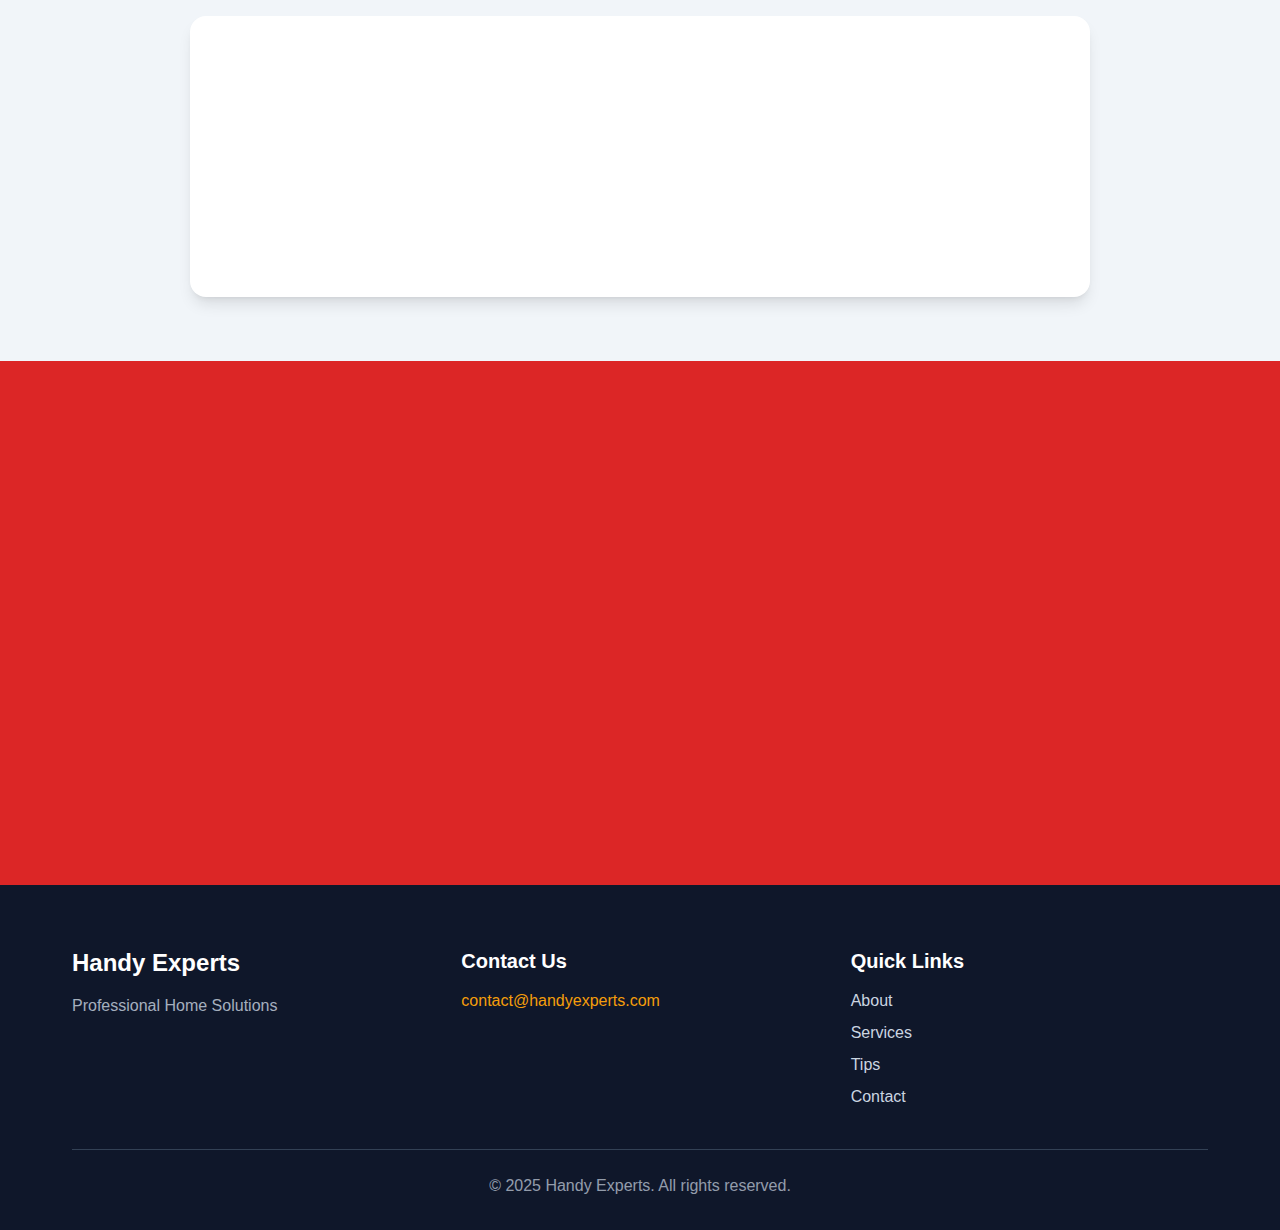
<file: contact.html>
<!DOCTYPE html>
<html lang="en">
<head>
    <!-- Generated for Handy Experts — static site — no images — animated CSS-only design -->
    <meta charset="UTF-8">
    <meta name="viewport" content="width=device-width, initial-scale=1.0">
    <title>Contact — Handy Experts</title>
    <meta name="description" content="Contact Handy Experts for professional home maintenance services. Email contact@handyexperts.com or use our contact form for electrical, plumbing, carpentry, painting, and AC services.">
    <link rel="canonical" href="/contact.html">
    <link rel="stylesheet" href="style.css">
</head>
<body>
    <a href="#main" class="skip-link">Skip to main content</a>
    
    <header class="header" id="header">
        <nav class="nav-container">
            <div class="nav-brand">
                <div class="brand-logo"></div>
                <div class="brand-text">
                    <h1 class="brand-name">Handy Experts</h1>
                    <p class="brand-tagline">Professional Home Solutions</p>
                </div>
            </div>
            
            <div class="nav-menu" id="nav-menu">
                <ul class="nav-list">
                    <li><a href="index.html" class="nav-link">Home</a></li>
                    <li><a href="about.html" class="nav-link">About</a></li>
                    <li><a href="offerings.html" class="nav-link">What We Do</a></li>
                    <li><a href="maintenance-tips.html" class="nav-link">Tips</a></li>
                    <li><a href="contact.html" class="nav-link active">Contact</a></li>
                </ul>
                <a href="mailto:contact@handyexperts.com" class="cta-button nav-cta">Contact Us</a>
            </div>
            
            <button class="nav-toggle" id="nav-toggle" aria-label="Toggle navigation">
                <span></span>
                <span></span>
                <span></span>
            </button>
        </nav>
    </header>

    <main id="main">
        <section class="page-hero contact-hero">
            <div class="container">
                <div class="hero-content fade-in">
                    <h1>Contact Handy Experts</h1>
                    <p>Get in touch for professional home maintenance solutions</p>
                </div>
            </div>
        </section>

        <section class="contact-content">
            <div class="container">
                <div class="contact-grid">
                    <!-- Contact Form -->
                    <div class="contact-form-section fade-in">
                        <h2>Get a Quote</h2>
                        <p class="form-note">This form will open your email client. For immediate assistance email <a href="mailto:contact@handyexperts.com">contact@handyexperts.com</a>.</p>
                        
                        <form class="contact-form" action="mailto:contact@handyexperts.com" method="post" enctype="text/plain">
                            <div class="form-group">
                                <label for="name">Full Name <span class="required">*</span></label>
                                <input type="text" id="name" name="name" required aria-describedby="name-error">
                                <span class="error-message" id="name-error"></span>
                            </div>
                            
                            <div class="form-group">
                                <label for="email">Email Address <span class="required">*</span></label>
                                <input type="email" id="email" name="email" required aria-describedby="email-error">
                                <span class="error-message" id="email-error"></span>
                            </div>
                            
                            <div class="form-group">
                                <label for="phone">Phone Number</label>
                                <input type="tel" id="phone" name="phone">
                            </div>
                            
                            <div class="form-group">
                                <label for="service">Service Interest <span class="required">*</span></label>
                                <select id="service" name="service" required aria-describedby="service-error">
                                    <option value="">Select a service...</option>
                                    <option value="Electrical">Electrical</option>
                                    <option value="Plumbing">Plumbing</option>
                                    <option value="Carpentry">Carpentry</option>
                                    <option value="Painting">Painting</option>
                                    <option value="AC Maintenance">AC Maintenance</option>
                                    <option value="Other">Other</option>
                                </select>
                                <span class="error-message" id="service-error"></span>
                            </div>
                            
                            <div class="form-group">
                                <label for="message">Project Description <span class="required">*</span></label>
                                <textarea id="message" name="message" rows="5" required placeholder="Please describe your project or maintenance needs..." aria-describedby="message-error"></textarea>
                                <span class="error-message" id="message-error"></span>
                            </div>
                            
                            <button type="submit" class="cta-button primary">Send Message</button>
                            
                            <p class="form-fallback">
                                Having trouble with the form? 
                                <a href="mailto:contact@handyexperts.com?subject=Service Inquiry">Email us directly</a>
                            </p>
                        </form>
                    </div>
                    
                    <!-- Contact Info -->
                    <div class="contact-info-section fade-in">
                        <h2>Contact Information</h2>
                        
                        <div class="contact-details">
                            <div class="contact-item">
                                <div class="contact-icon email"></div>
                                <div class="contact-text">
                                    <h3>Email</h3>
                                    <p><a href="mailto:contact@handyexperts.com">contact@handyexperts.com</a></p>
                                    <span>Primary contact for all inquiries</span>
                                </div>
                            </div>
                            
                            <div class="contact-item">
                                <div class="contact-icon hours"></div>
                                <div class="contact-text">
                                    <h3>Business Hours</h3>
                                    <p>Monday - Friday: 8:00 AM - 6:00 PM</p>
                                    <p>Saturday: 9:00 AM - 4:00 PM</p>
                                    <p>Sunday: Emergency calls only</p>
                                </div>
                            </div>
                            
                            <div class="contact-item">
                                <div class="contact-icon response"></div>
                                <div class="contact-text">
                                    <h3>Response Time</h3>
                                    <p>Standard inquiries: Within 4 hours</p>
                                    <p>Emergency requests: Within 1 hour</p>
                                    <span>We prioritize urgent maintenance needs</span>
                                </div>
                            </div>
                        </div>
                        
                        <!-- Service Areas -->
                        <div class="service-areas">
                            <h3>Service Areas</h3>
                            <div class="area-map">
                                <div class="map-placeholder">
                                    <div class="map-icon"></div>
                                    <p>Interactive Service Area Map</p>
                                </div>
                            </div>
                            <p class="area-text">We proudly serve residential and commercial properties throughout the greater metropolitan area, including downtown, suburbs, and surrounding communities within a 30-mile radius.</p>
                        </div>
                    </div>
                </div>
            </div>
        </section>

        <!-- FAQ Section -->
        <section class="contact-faq">
            <div class="container">
                <h2 class="section-title fade-in">Frequently Asked Questions</h2>
                <div class="faq-accordion">
                    <div class="accordion-item fade-in">
                        <button class="accordion-header" aria-expanded="false" aria-controls="faq-1">
                            <h3>How do I schedule a service appointment?</h3>
                            <span class="accordion-icon" aria-hidden="true"></span>
                        </button>
                        <div class="accordion-content" id="faq-1">
                            <p>Simply email us at <a href="mailto:contact@handyexperts.com">contact@handyexperts.com</a> with your project details, or use our contact form above. We'll respond within 4 hours to schedule a convenient consultation time. For emergencies, include "URGENT" in your subject line for faster response.</p>
                        </div>
                    </div>
                    
                    <div class="accordion-item fade-in">
                        <button class="accordion-header" aria-expanded="false" aria-controls="faq-2">
                            <h3>What are your rates and do you provide free estimates?</h3>
                            <span class="accordion-icon" aria-hidden="true"></span>
                        </button>
                        <div class="accordion-content" id="faq-2">
                            <p>We provide free estimates for all projects. Our rates are competitive and transparent with no hidden fees. Small repairs start at $75, while larger projects are quoted based on scope, materials, and time required. We always provide detailed written estimates before beginning any work.</p>
                        </div>
                    </div>
                    
                    <div class="accordion-item fade-in">
                        <button class="accordion-header" aria-expanded="false" aria-controls="faq-3">
                            <h3>Do you guarantee your work?</h3>
                            <span class="accordion-icon" aria-hidden="true"></span>
                        </button>
                        <div class="accordion-content" id="faq-3">
                            <p>Absolutely! We stand behind all our work with a comprehensive satisfaction guarantee. Labor is guaranteed for 1 year, and we use quality materials that often come with manufacturer warranties. If you're not satisfied with our work, we'll return to make it right at no additional cost.</p>
                        </div>
                    </div>
                </div>
            </div>
        </section>

        <!-- Emergency Contact -->
        <section class="emergency-contact">
            <div class="container">
                <div class="emergency-content fade-in">
                    <div class="emergency-icon"></div>
                    <h2>Emergency Services Available</h2>
                    <p>Electrical emergencies, major leaks, and urgent repairs can't wait. We offer emergency response services for situations that pose safety risks or could cause property damage.</p>
                    <p><strong>For emergency assistance, email:</strong></p>
                    <a href="mailto:contact@handyexperts.com?subject=EMERGENCY - Immediate Assistance Needed" class="emergency-contact-link">contact@handyexperts.com</a>
                    <p class="emergency-note">Include "EMERGENCY" in your subject line and describe the situation clearly.</p>
                </div>
            </div>
        </section>
    </main>

    <!-- Mobile Contact Button -->
    <div class="mobile-contact">
        <a href="mailto:contact@handyexperts.com" class="mobile-contact-btn">
            <span>Contact</span>
        </a>
    </div>

    <footer class="footer">
        <div class="container">
            <div class="footer-content">
                <div class="footer-brand">
                    <h3>Handy Experts</h3>
                    <p>Professional Home Solutions</p>
                </div>
                <div class="footer-contact">
                    <h4>Contact Us</h4>
                    <p><a href="mailto:contact@handyexperts.com">contact@handyexperts.com</a></p>
                </div>
                <div class="footer-links">
                    <h4>Quick Links</h4>
                    <ul>
                        <li><a href="about.html">About</a></li>
                        <li><a href="offerings.html">Services</a></li>
                        <li><a href="maintenance-tips.html">Tips</a></li>
                        <li><a href="contact.html">Contact</a></li>
                    </ul>
                </div>
            </div>
            <div class="footer-bottom">
                <p>&copy; 2025 Handy Experts. All rights reserved.</p>
            </div>
        </div>
    </footer>

    <noscript>
        <p>For the best experience, please enable JavaScript in your browser.</p>
    </noscript>

    <script src="script.js" defer></script>
</body>
</html>
</file>
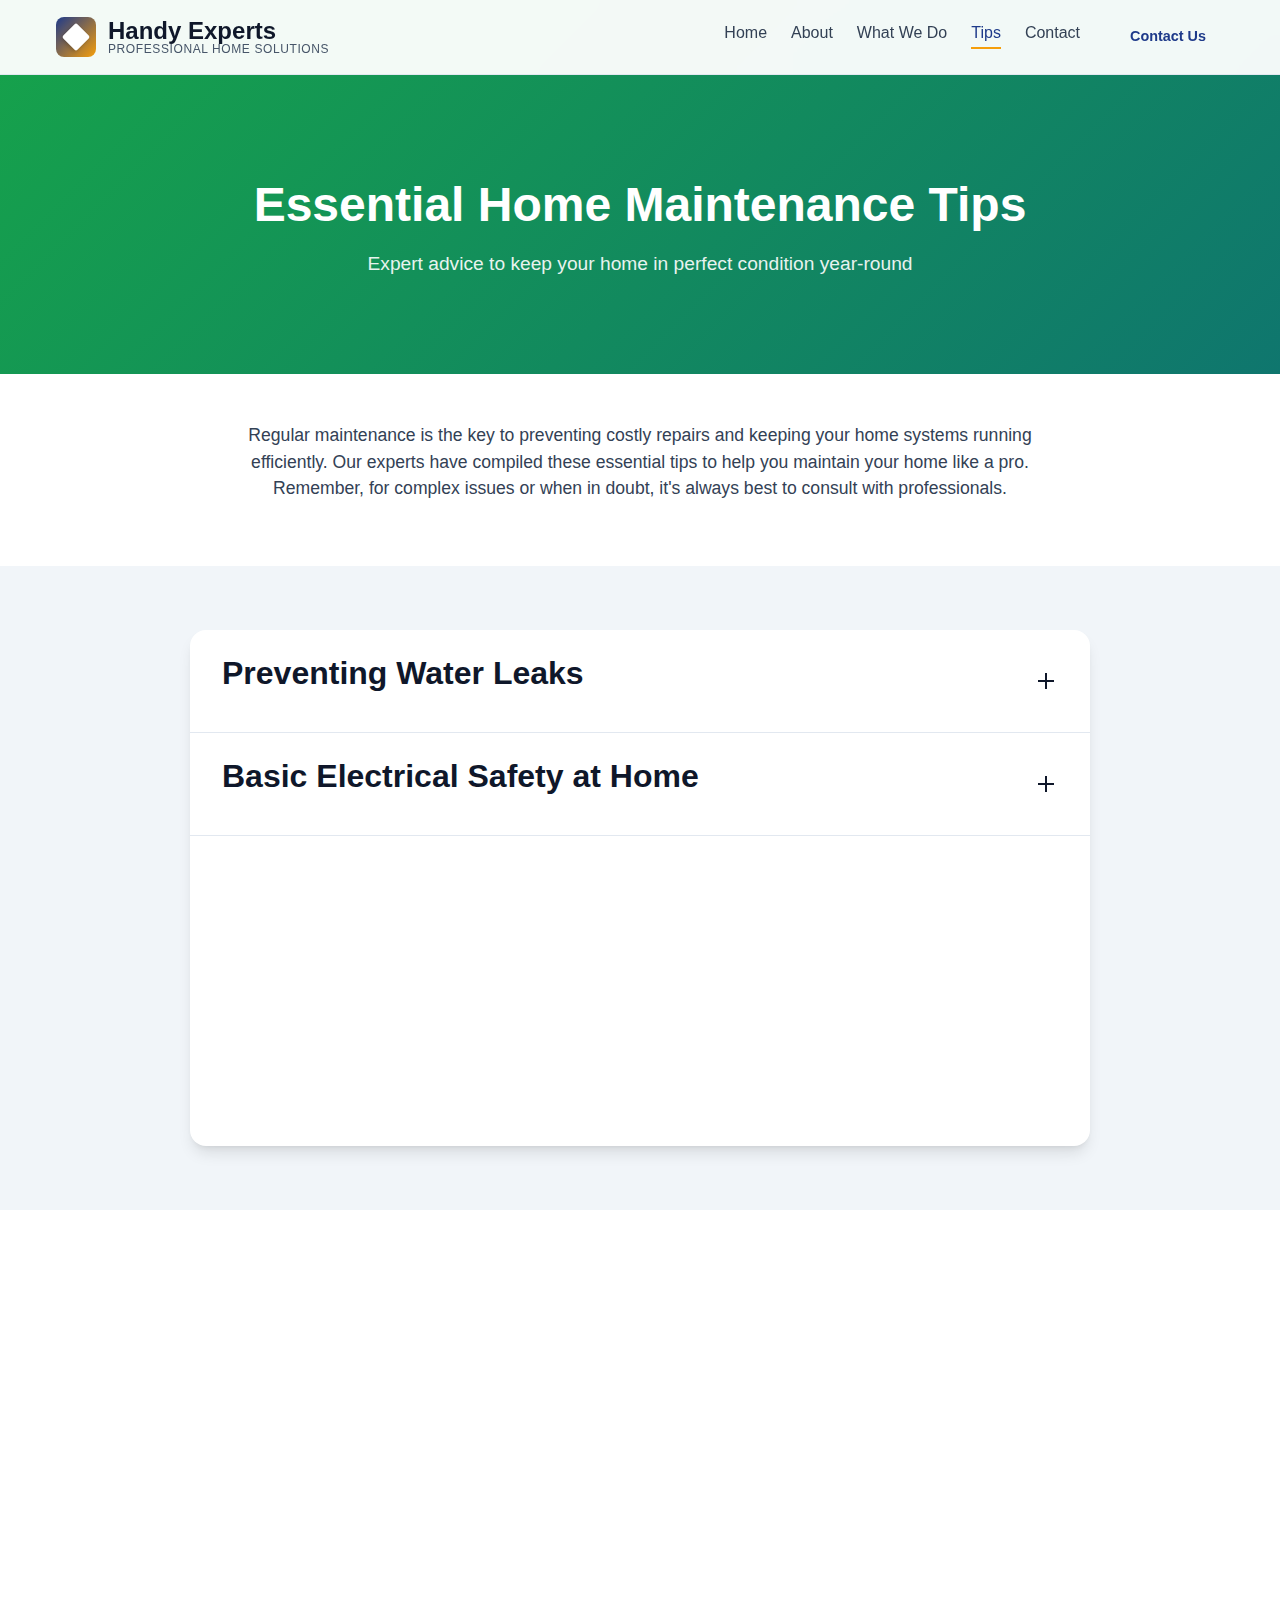
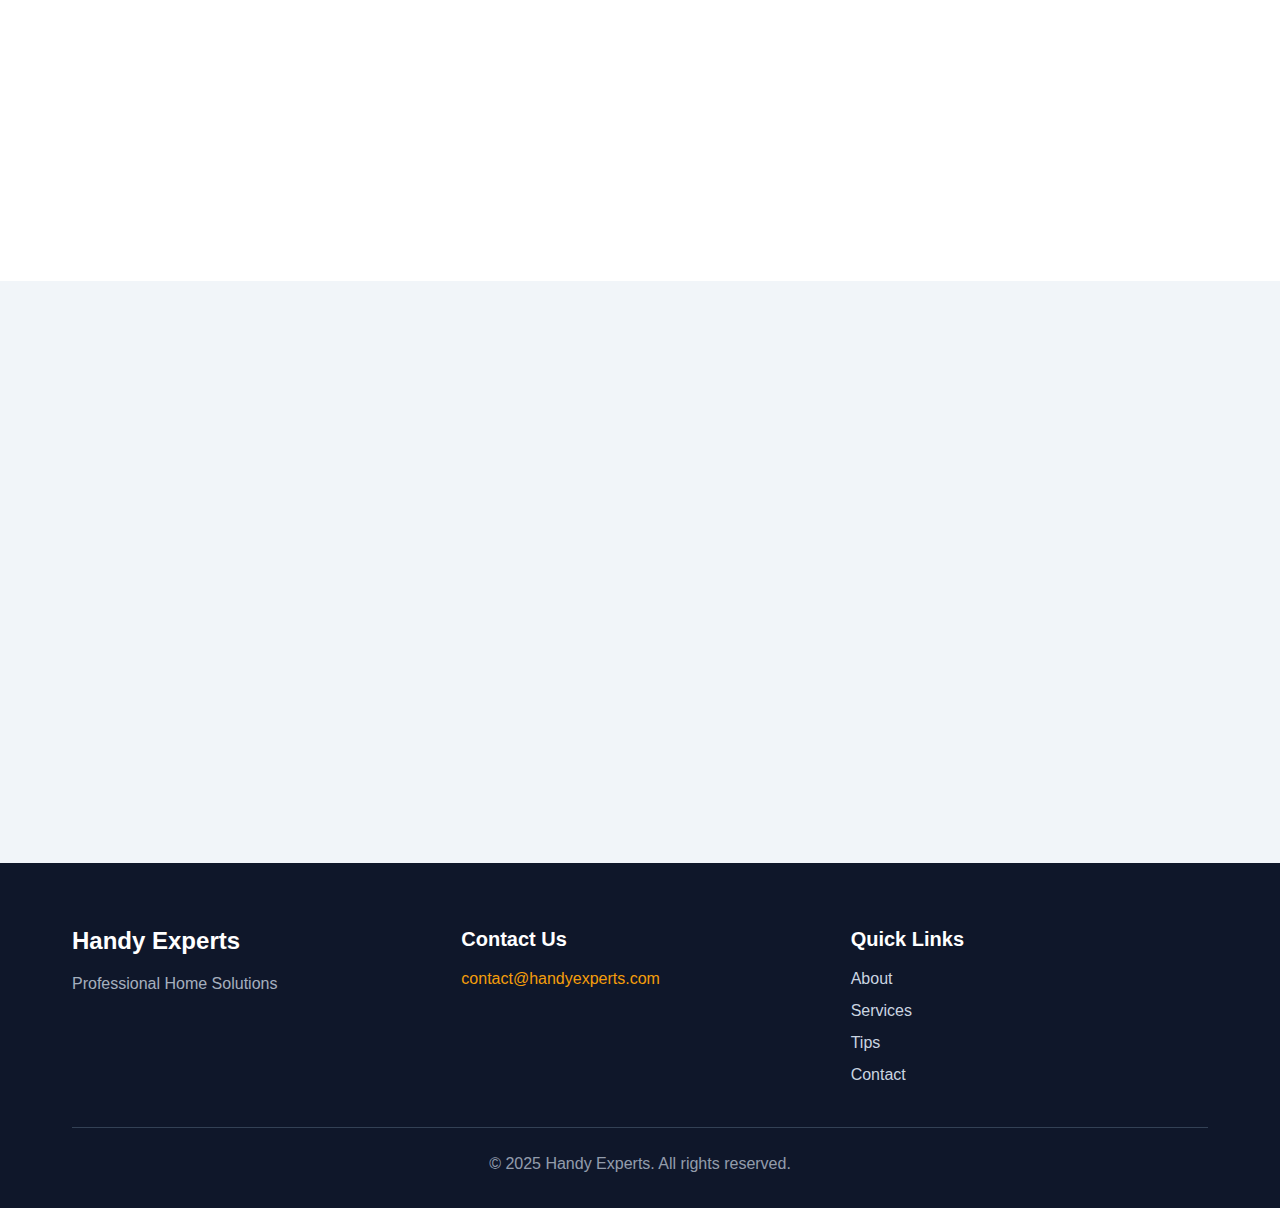
<file: maintenance-tips.html>
<!DOCTYPE html>
<html lang="en">
<head>
    <!-- Generated for Handy Experts — static site — no images — animated CSS-only design -->
    <meta charset="UTF-8">
    <meta name="viewport" content="width=device-width, initial-scale=1.0">
    <title>Maintenance Tips — Handy Experts</title>
    <meta name="description" content="Essential home maintenance tips from the experts at Handy Experts. Learn how to prevent issues and maintain your home's electrical, plumbing, and HVAC systems.">
    <link rel="canonical" href="/maintenance-tips.html">
    <link rel="stylesheet" href="style.css">
</head>
<body>
    <a href="#main" class="skip-link">Skip to main content</a>
    
    <header class="header" id="header">
        <nav class="nav-container">
            <div class="nav-brand">
                <div class="brand-logo"></div>
                <div class="brand-text">
                    <h1 class="brand-name">Handy Experts</h1>
                    <p class="brand-tagline">Professional Home Solutions</p>
                </div>
            </div>
            
            <div class="nav-menu" id="nav-menu">
                <ul class="nav-list">
                    <li><a href="index.html" class="nav-link">Home</a></li>
                    <li><a href="about.html" class="nav-link">About</a></li>
                    <li><a href="offerings.html" class="nav-link">What We Do</a></li>
                    <li><a href="maintenance-tips.html" class="nav-link active">Tips</a></li>
                    <li><a href="contact.html" class="nav-link">Contact</a></li>
                </ul>
                <a href="mailto:contact@handyexperts.com" class="cta-button nav-cta">Contact Us</a>
            </div>
            
            <button class="nav-toggle" id="nav-toggle" aria-label="Toggle navigation">
                <span></span>
                <span></span>
                <span></span>
            </button>
        </nav>
    </header>

    <main id="main">
        <section class="page-hero tips-hero">
            <div class="container">
                <div class="hero-content fade-in">
                    <h1>Essential Home Maintenance Tips</h1>
                    <p>Expert advice to keep your home in perfect condition year-round</p>
                </div>
            </div>
        </section>

        <section class="tips-intro">
            <div class="container">
                <div class="intro-content fade-in">
                    <p>Regular maintenance is the key to preventing costly repairs and keeping your home systems running efficiently. Our experts have compiled these essential tips to help you maintain your home like a pro. Remember, for complex issues or when in doubt, it's always best to consult with professionals.</p>
                </div>
            </div>
        </section>

        <section class="tips-content">
            <div class="container">
                <div class="tips-accordion">
                    
                    <!-- Tip 1: Preventing Water Leaks -->
                    <div class="accordion-item fade-in">
                        <button class="accordion-header" aria-expanded="false" aria-controls="tip-1">
                            <h2>Preventing Water Leaks</h2>
                            <span class="accordion-icon" aria-hidden="true"></span>
                        </button>
                        <div class="accordion-content" id="tip-1">
                            <div class="tip-content">
                                <h3>Key Prevention Steps:</h3>
                                <ul>
                                    <li>Check faucets and showerheads monthly for drips or unusual water pressure changes</li>
                                    <li>Inspect toilet bases for water pooling, which may indicate seal problems</li>
                                    <li>Look for water stains on ceilings and walls, especially near bathrooms and kitchens</li>
                                    <li>Test your water shut-off valves annually to ensure they work properly</li>
                                    <li>Replace washing machine hoses every 5 years, even if they appear fine</li>
                                </ul>
                                
                                <p><strong>Summary:</strong> Early detection is your best defense against water damage. Most leaks start small and can be easily repaired if caught early. Monthly visual inspections of common leak areas can save thousands in damage. If you notice any signs of leaks, address them immediately to prevent structural damage and mold growth.</p>
                                
                                <div class="tip-actions">
                                    <button onclick="window.print()" class="print-btn" aria-label="Print this tip">Print This Tip</button>
                                    <a href="mailto:contact@handyexperts.com?subject=Plumbing Consultation" class="cta-button secondary">Need Help?</a>
                                </div>
                            </div>
                        </div>
                    </div>

                    <!-- Tip 2: Basic Electrical Safety -->
                    <div class="accordion-item fade-in">
                        <button class="accordion-header" aria-expanded="false" aria-controls="tip-2">
                            <h2>Basic Electrical Safety at Home</h2>
                            <span class="accordion-icon" aria-hidden="true"></span>
                        </button>
                        <div class="accordion-content" id="tip-2">
                            <div class="tip-content">
                                <h3>Essential Safety Practices:</h3>
                                <ul>
                                    <li>Test GFCI outlets monthly using the test and reset buttons</li>
                                    <li>Replace any outlets or switches that feel warm to the touch</li>
                                    <li>Check for frayed or damaged electrical cords and replace immediately</li>
                                    <li>Keep electrical devices away from water sources</li>
                                    <li>Never overload outlets or use damaged extension cords</li>
                                </ul>
                                
                                <p><strong>Summary:</strong> Electrical safety requires constant vigilance and should never be taken lightly. Regular testing of safety devices like GFCI outlets can prevent serious accidents. Always turn off power at the breaker before doing any electrical work, and remember that electrical work often requires professional expertise and permits. When in doubt, contact a licensed electrician.</p>
                                
                                <div class="tip-actions">
                                    <button onclick="window.print()" class="print-btn" aria-label="Print this tip">Print This Tip</button>
                                    <a href="mailto:contact@handyexperts.com?subject=Electrical Safety Consultation" class="cta-button secondary">Need Help?</a>
                                </div>
                            </div>
                        </div>
                    </div>

                    <!-- Tip 3: AC Lifespan -->
                    <div class="accordion-item fade-in">
                        <button class="accordion-header" aria-expanded="false" aria-controls="tip-3">
                            <h2>Extending Your AC's Lifespan</h2>
                            <span class="accordion-icon" aria-hidden="true"></span>
                        </button>
                        <div class="accordion-content" id="tip-3">
                            <div class="tip-content">
                                <h3>Maintenance Essentials:</h3>
                                <ul>
                                    <li>Change air filters every 1-3 months depending on usage and filter type</li>
                                    <li>Keep outdoor units clear of debris, leaves, and vegetation (2-foot clearance minimum)</li>
                                    <li>Schedule professional maintenance twice yearly (spring and fall)</li>
                                    <li>Clean air vents and registers regularly to ensure proper airflow</li>
                                    <li>Monitor energy bills for unexpected increases that may indicate system issues</li>
                                </ul>
                                
                                <p><strong>Summary:</strong> Regular AC maintenance can extend your system's life by 5-10 years and significantly reduce energy costs. Clean filters and clear outdoor units are the most important DIY tasks you can perform. Professional maintenance includes checking refrigerant levels, cleaning coils, and testing system components - investments that pay for themselves in energy savings and prevented repairs.</p>
                                
                                <div class="tip-actions">
                                    <button onclick="window.print()" class="print-btn" aria-label="Print this tip">Print This Tip</button>
                                    <a href="mailto:contact@handyexperts.com?subject=AC Maintenance Consultation" class="cta-button secondary">Need Help?</a>
                                </div>
                            </div>
                        </div>
                    </div>

                    <!-- Tip 4: Quick Carpentry Maintenance -->
                    <div class="accordion-item fade-in">
                        <button class="accordion-header" aria-expanded="false" aria-controls="tip-4">
                            <h2>Quick Carpentry Maintenance</h2>
                            <span class="accordion-icon" aria-hidden="true"></span>
                        </button>
                        <div class="accordion-content" id="tip-4">
                            <div class="tip-content">
                                <h3>Regular Care Tasks:</h3>
                                <ul>
                                    <li>Tighten loose screws in cabinet doors and drawer handles quarterly</li>
                                    <li>Oil wooden hinges and drawer slides annually to prevent squeaking</li>
                                    <li>Check and adjust cabinet door alignment to prevent wear on hinges</li>
                                    <li>Inspect wooden outdoor structures for signs of rot or insect damage</li>
                                    <li>Touch up wood stain or paint on high-use items like railings and trim</li>
                                </ul>
                                
                                <p><strong>Summary:</strong> Small carpentry maintenance tasks can prevent major repairs and extend the life of wooden features in your home. Regular tightening of hardware and applying protective finishes are simple but effective preventive measures. Addressing minor issues promptly prevents them from becoming costly structural problems that require professional intervention.</p>
                                
                                <div class="tip-actions">
                                    <button onclick="window.print()" class="print-btn" aria-label="Print this tip">Print This Tip</button>
                                    <a href="mailto:contact@handyexperts.com?subject=Carpentry Consultation" class="cta-button secondary">Need Help?</a>
                                </div>
                            </div>
                        </div>
                    </div>

                    <!-- Tip 5: Fresh Paint Prep -->
                    <div class="accordion-item fade-in">
                        <button class="accordion-header" aria-expanded="false" aria-controls="tip-5">
                            <h2>Fresh Paint Prep Tips</h2>
                            <span class="accordion-icon" aria-hidden="true"></span>
                        </button>
                        <div class="accordion-content" id="tip-5">
                            <div class="tip-content">
                                <h3>Preparation Essentials:</h3>
                                <ul>
                                    <li>Clean surfaces thoroughly with mild detergent to remove dirt and grease</li>
                                    <li>Sand glossy surfaces lightly to help new paint adhere properly</li>
                                    <li>Fill nail holes and cracks with appropriate filler and sand smooth</li>
                                    <li>Prime any stained areas or when changing from dark to light colors</li>
                                    <li>Use high-quality painter's tape and remove it while paint is still slightly wet</li>
                                </ul>
                                
                                <p><strong>Summary:</strong> Proper preparation is 80% of a successful paint job. Taking time to clean, sand, and prime surfaces properly ensures paint adhesion and longevity. Quality preparation prevents peeling, poor coverage, and premature paint failure. While DIY painting can be rewarding, complex surfaces or multiple rooms often benefit from professional expertise for best results.</p>
                                
                                <div class="tip-actions">
                                    <button onclick="window.print()" class="print-btn" aria-label="Print this tip">Print This Tip</button>
                                    <a href="mailto:contact@handyexperts.com?subject=Painting Consultation" class="cta-button secondary">Need Help?</a>
                                </div>
                            </div>
                        </div>
                    </div>
                </div>
            </div>
        </section>

        <section class="seasonal-tips">
            <div class="container">
                <h2 class="section-title fade-in">Seasonal Maintenance Checklist</h2>
                <div class="seasonal-grid">
                    <div class="season-card fade-in">
                        <div class="season-icon spring"></div>
                        <h3>Spring</h3>
                        <ul>
                            <li>Test AC system before hot weather</li>
                            <li>Clean gutters and downspouts</li>
                            <li>Check exterior paint and caulking</li>
                            <li>Service outdoor equipment</li>
                        </ul>
                    </div>
                    
                    <div class="season-card fade-in">
                        <div class="season-icon summer"></div>
                        <h3>Summer</h3>
                        <ul>
                            <li>Change AC filters regularly</li>
                            <li>Inspect and clean outdoor units</li>
                            <li>Check irrigation systems</li>
                            <li>Maintain outdoor lighting</li>
                        </ul>
                    </div>
                    
                    <div class="season-card fade-in">
                        <div class="season-icon fall"></div>
                        <h3>Fall</h3>
                        <ul>
                            <li>Clean gutters of leaves</li>
                            <li>Test heating system</li>
                            <li>Seal windows and doors</li>
                            <li>Store outdoor furniture</li>
                        </ul>
                    </div>
                    
                    <div class="season-card fade-in">
                        <div class="season-icon winter"></div>
                        <h3>Winter</h3>
                        <ul>
                            <li>Prevent frozen pipes</li>
                            <li>Check heating efficiency</li>
                            <li>Inspect roof for ice dams</li>
                            <li>Maintain indoor air quality</li>
                        </ul>
                    </div>
                </div>
            </div>
        </section>

        <section class="expert-help">
            <div class="container">
                <div class="help-content fade-in">
                    <h2>When to Call the Experts</h2>
                    <p>While these tips help maintain your home, some situations require professional expertise. Don't hesitate to contact us for:</p>
                    <div class="help-grid">
                        <div class="help-item">
                            <strong>Electrical Issues:</strong> Flickering lights, frequent breaker trips, or any electrical smell
                        </div>
                        <div class="help-item">
                            <strong>Plumbing Problems:</strong> Low water pressure, recurring clogs, or signs of water damage
                        </div>
                        <div class="help-item">
                            <strong>HVAC Concerns:</strong> Unusual noises, poor performance, or high energy bills
                        </div>
                        <div class="help-item">
                            <strong>Structural Issues:</strong> Cracks, sagging, or signs of foundation problems
                        </div>
                    </div>
                    <div class="help-cta">
                        <a href="mailto:contact@handyexperts.com" class="cta-button primary">Get Professional Help</a>
                    </div>
                </div>
            </div>
        </section>
    </main>

    <!-- Mobile Contact Button -->
    <div class="mobile-contact">
        <a href="mailto:contact@handyexperts.com" class="mobile-contact-btn">
            <span>Contact</span>
        </a>
    </div>

    <footer class="footer">
        <div class="container">
            <div class="footer-content">
                <div class="footer-brand">
                    <h3>Handy Experts</h3>
                    <p>Professional Home Solutions</p>
                </div>
                <div class="footer-contact">
                    <h4>Contact Us</h4>
                    <p><a href="mailto:contact@handyexperts.com">contact@handyexperts.com</a></p>
                </div>
                <div class="footer-links">
                    <h4>Quick Links</h4>
                    <ul>
                        <li><a href="about.html">About</a></li>
                        <li><a href="offerings.html">Services</a></li>
                        <li><a href="maintenance-tips.html">Tips</a></li>
                        <li><a href="contact.html">Contact</a></li>
                    </ul>
                </div>
            </div>
            <div class="footer-bottom">
                <p>&copy; 2025 Handy Experts. All rights reserved.</p>
            </div>
        </div>
    </footer>

    <noscript>
        <p>For the best experience, please enable JavaScript in your browser.</p>
    </noscript>

    <script src="script.js" defer></script>
</body>
</html>
</file>
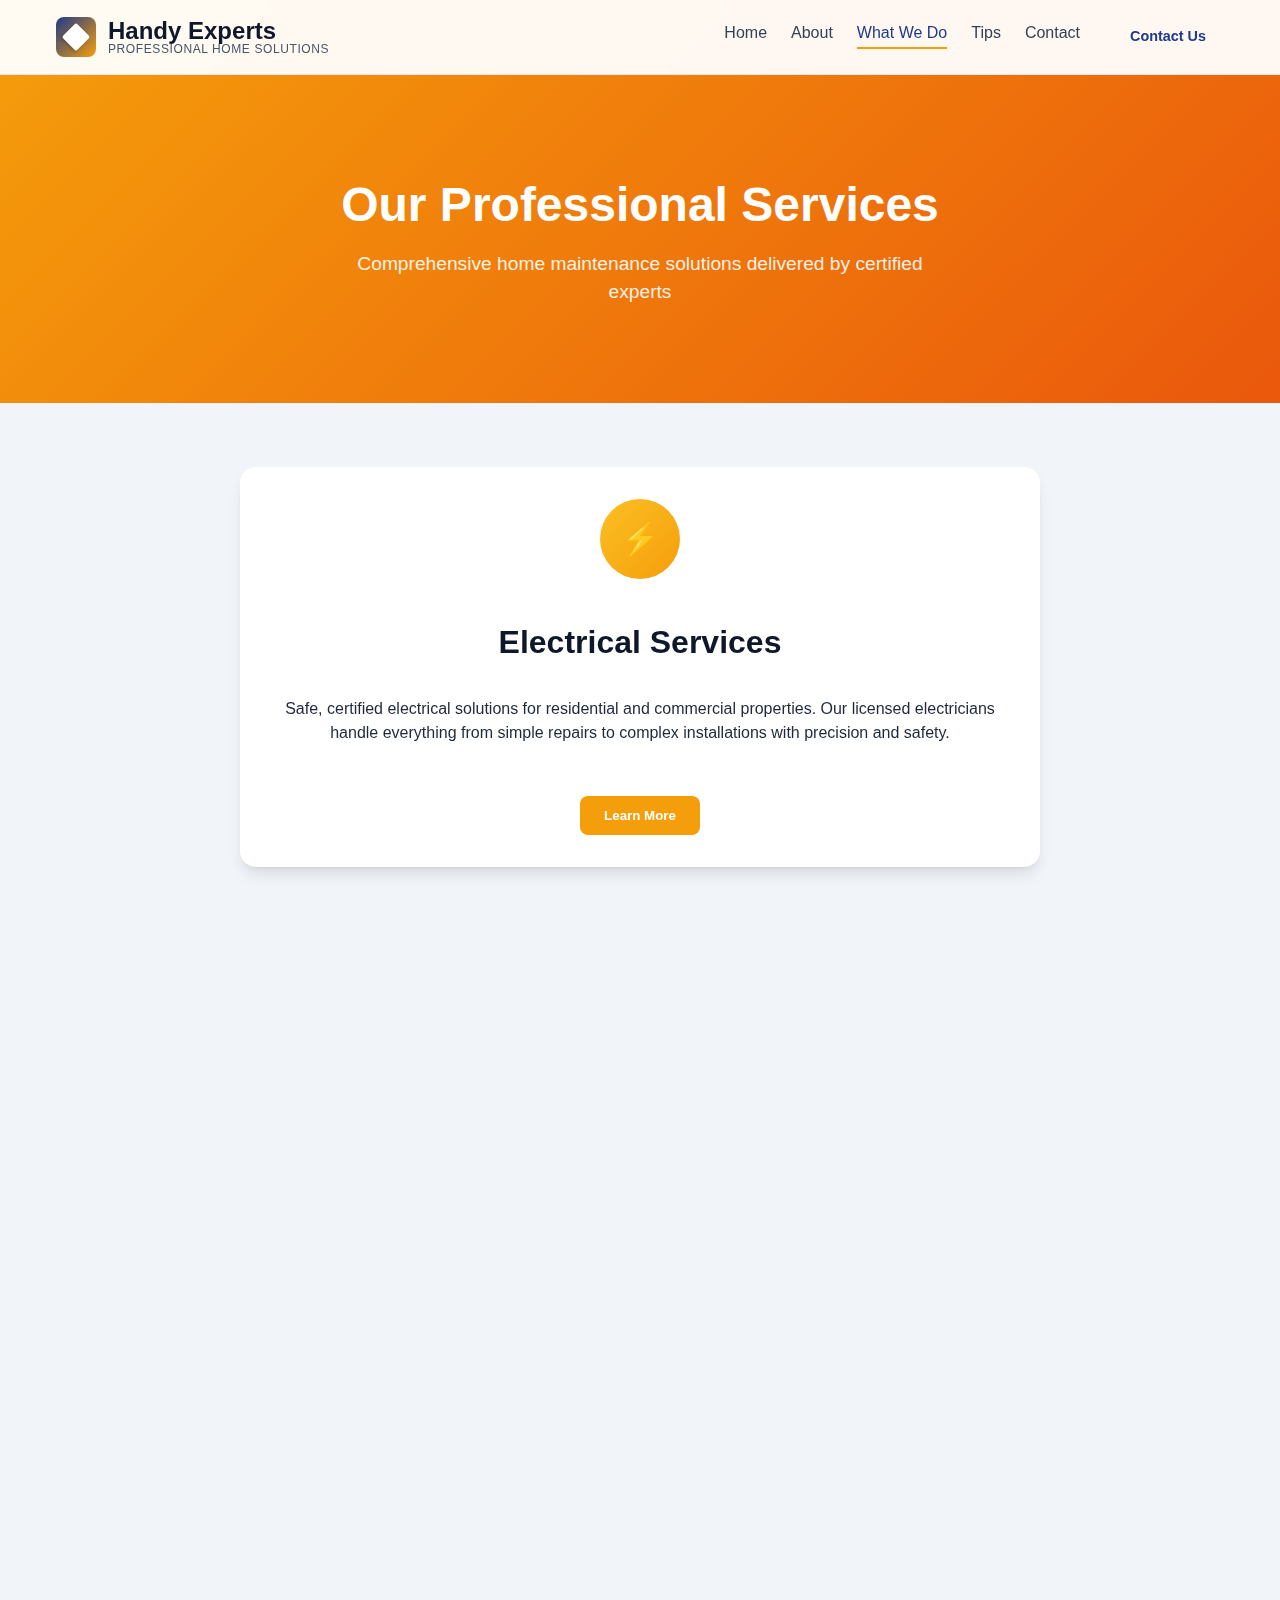
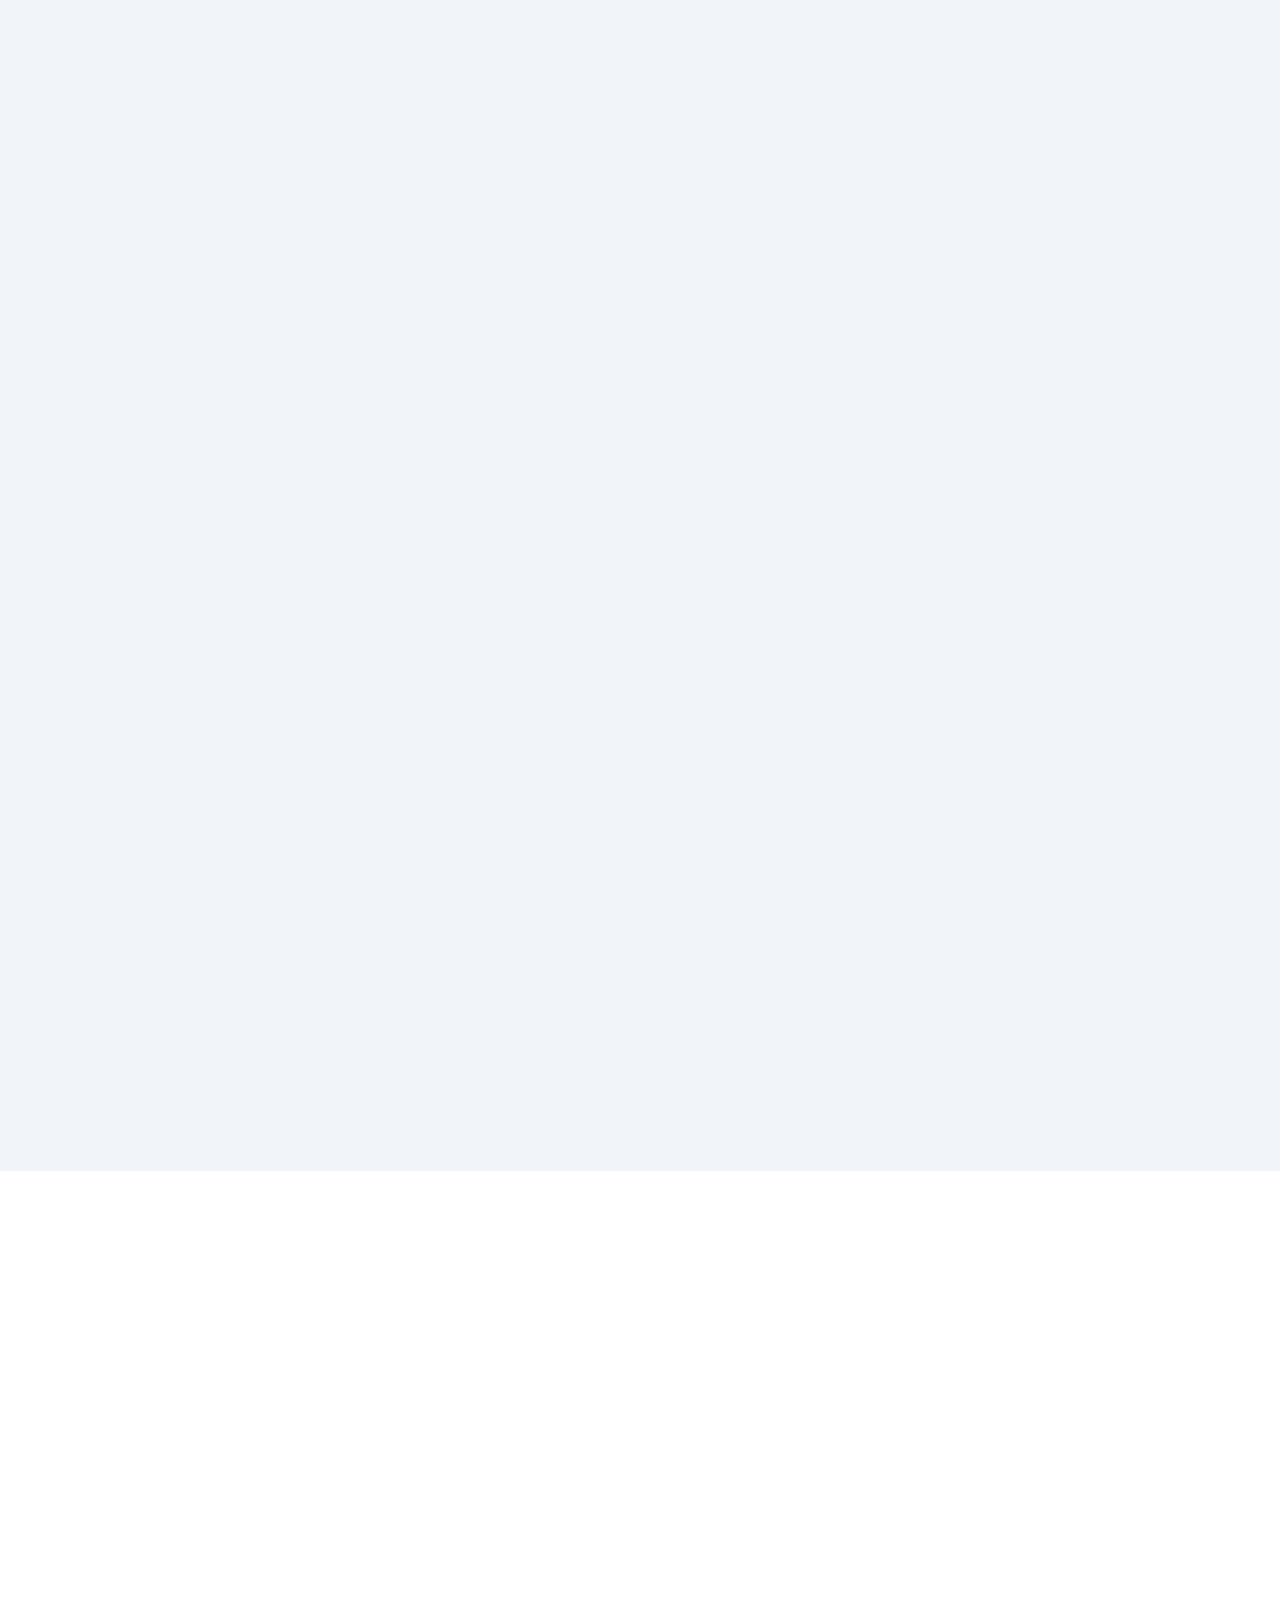
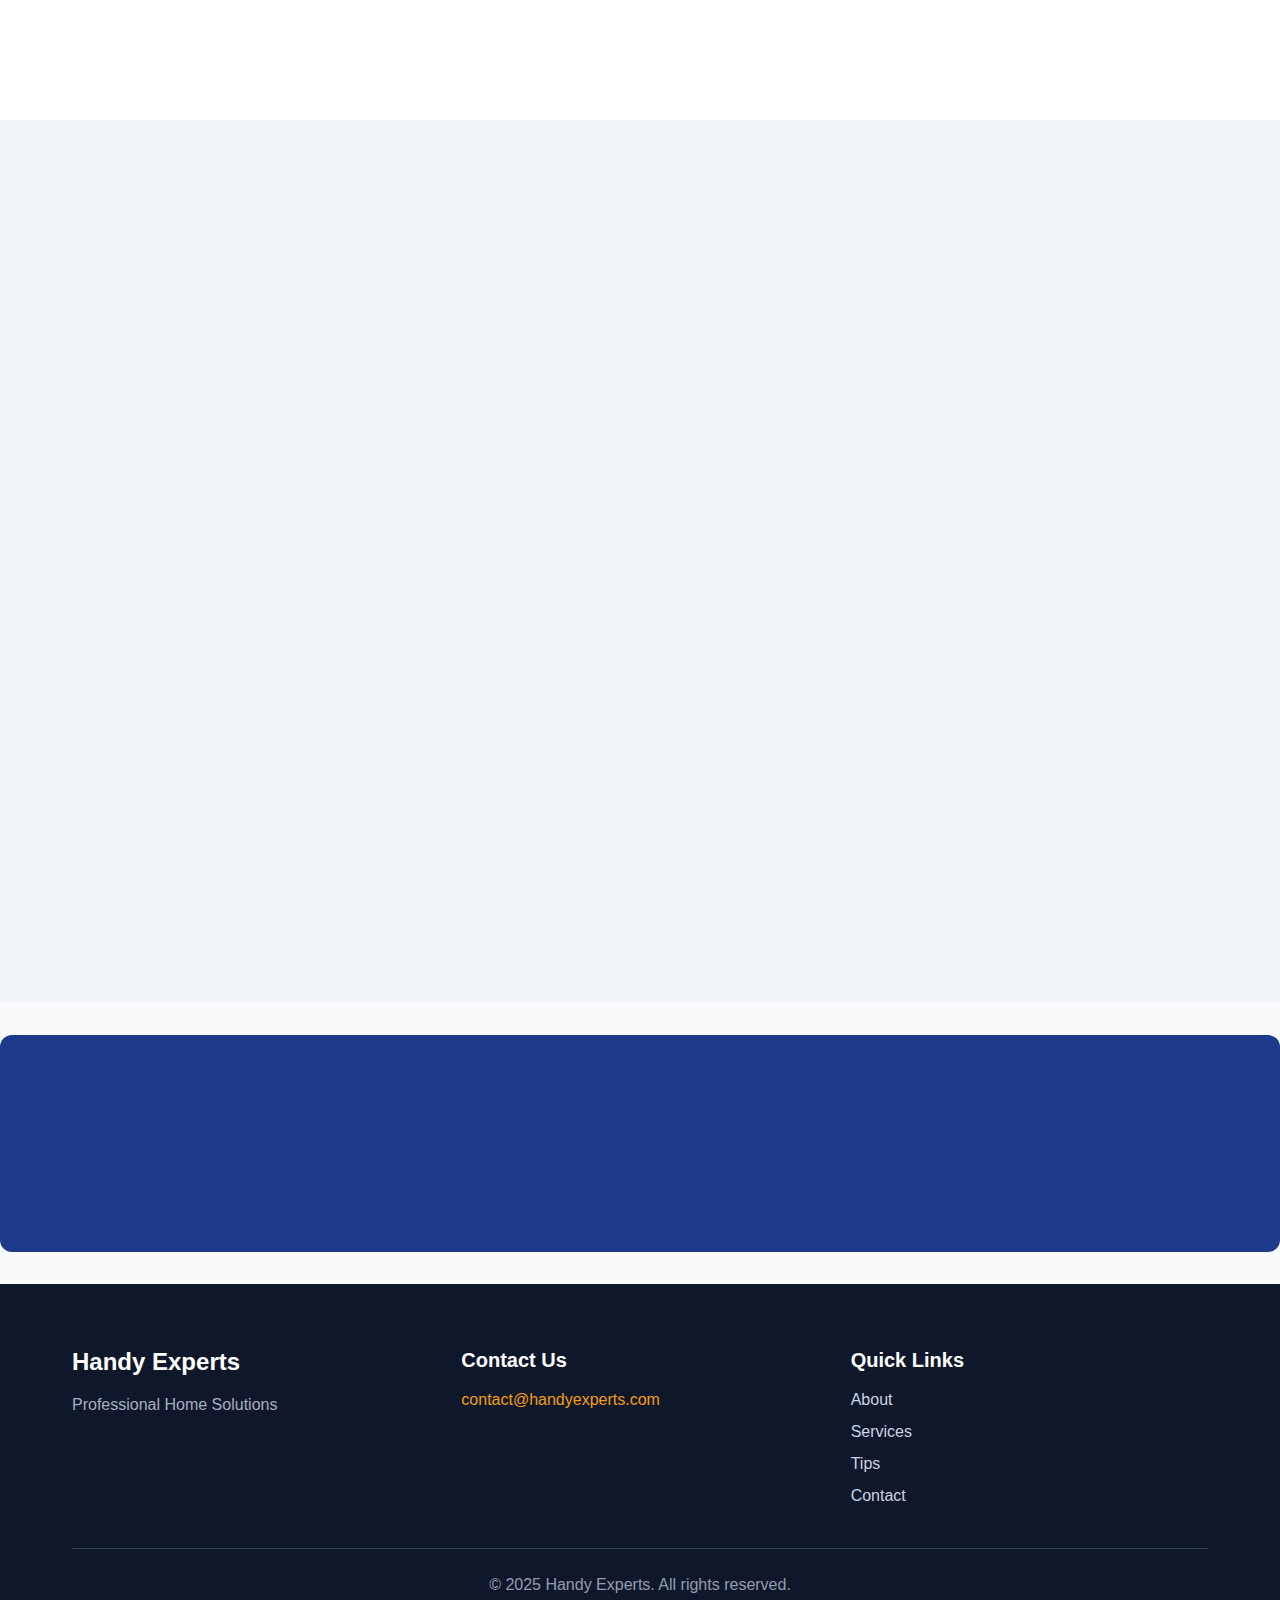
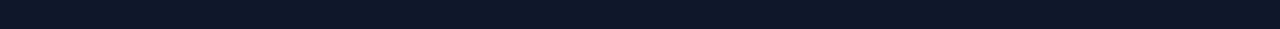
<file: offerings.html>
<!DOCTYPE html>
<html lang="en">
<head>
    <!-- Generated for Handy Experts — static site — no images — animated CSS-only design -->
    <meta charset="UTF-8">
    <meta name="viewport" content="width=device-width, initial-scale=1.0">
    <title>What We Do — Handy Experts</title>
    <meta name="description" content="Professional handyman services including electrical work, plumbing, carpentry, painting, and AC maintenance. Quality solutions for all your home repair needs.">
    <link rel="canonical" href="/offerings.html">
    <link rel="stylesheet" href="style.css">
</head>
<body>
    <a href="#main" class="skip-link">Skip to main content</a>
    
    <header class="header" id="header">
        <nav class="nav-container">
            <div class="nav-brand">
                <div class="brand-logo"></div>
                <div class="brand-text">
                    <h1 class="brand-name">Handy Experts</h1>
                    <p class="brand-tagline">Professional Home Solutions</p>
                </div>
            </div>
            
            <div class="nav-menu" id="nav-menu">
                <ul class="nav-list">
                    <li><a href="index.html" class="nav-link">Home</a></li>
                    <li><a href="about.html" class="nav-link">About</a></li>
                    <li><a href="offerings.html" class="nav-link active">What We Do</a></li>
                    <li><a href="maintenance-tips.html" class="nav-link">Tips</a></li>
                    <li><a href="contact.html" class="nav-link">Contact</a></li>
                </ul>
                <a href="mailto:contact@handyexperts.com" class="cta-button nav-cta">Contact Us</a>
            </div>
            
            <button class="nav-toggle" id="nav-toggle" aria-label="Toggle navigation">
                <span></span>
                <span></span>
                <span></span>
            </button>
        </nav>
    </header>

    <main id="main">
        <section class="page-hero offerings-hero">
            <div class="container">
                <div class="hero-content fade-in">
                    <h1>Our Professional Services</h1>
                    <p>Comprehensive home maintenance solutions delivered by certified experts</p>
                </div>
            </div>
        </section>

        <section class="services-detailed">
            <div class="container">
                <!-- Electrical Services -->
                <div class="service-detailed fade-in">
                    <div class="service-card-detailed">
                        <div class="service-front">
                            <div class="service-icon-large electrical"></div>
                            <h2>Electrical Services</h2>
                            <p>Safe, certified electrical solutions for residential and commercial properties. Our licensed electricians handle everything from simple repairs to complex installations with precision and safety.</p>
                            <button class="flip-card-btn" aria-label="View electrical services details">Learn More</button>
                        </div>
                        <div class="service-back">
                            <h3>What We Do</h3>
                            <ul class="service-tasks">
                                <li>Circuit breaker installation and repair</li>
                                <li>Outlet and switch installation</li>
                                <li>Lighting fixture upgrades</li>
                                <li>Electrical panel upgrades</li>
                                <li>Safety inspections and code compliance</li>
                                <li>Smart home wiring</li>
                            </ul>
                            
                            <h4>Typical Turnaround</h4>
                            <p>Most electrical repairs: Same day to 2 business days<br>
                            Major installations: 2-5 business days</p>
                            
                            <h4>Key Benefits</h4>
                            <ul class="service-benefits">
                                <li>Licensed and certified technicians</li>
                                <li>Code-compliant installations</li>
                                <li>24/7 emergency service available</li>
                            </ul>
                            
                            <a href="mailto:contact@handyexperts.com?subject=Electrical Services Inquiry" class="cta-button primary">Get Quote</a>
                        </div>
                    </div>
                </div>

                <!-- Plumbing Services -->
                <div class="service-detailed fade-in">
                    <div class="service-card-detailed">
                        <div class="service-front">
                            <div class="service-icon-large plumbing"></div>
                            <h2>Plumbing Services</h2>
                            <p>Reliable water system solutions from minor leaks to major installations. Our experienced plumbers use quality materials and proven techniques to ensure lasting repairs.</p>
                            <button class="flip-card-btn" aria-label="View plumbing services details">Learn More</button>
                        </div>
                        <div class="service-back">
                            <h3>What We Do</h3>
                            <ul class="service-tasks">
                                <li>Leak detection and repair</li>
                                <li>Faucet and toilet installation</li>
                                <li>Water heater service and replacement</li>
                                <li>Pipe repair and replacement</li>
                                <li>Drain cleaning and maintenance</li>
                                <li>Bathroom fixture upgrades</li>
                            </ul>
                            
                            <h4>Typical Turnaround</h4>
                            <p>Emergency repairs: Within 4 hours<br>
                            Standard installations: 1-3 business days</p>
                            
                            <h4>Key Benefits</h4>
                            <ul class="service-benefits">
                                <li>Fast emergency response</li>
                                <li>Quality parts and materials</li>
                                <li>Water conservation expertise</li>
                            </ul>
                            
                            <a href="mailto:contact@handyexperts.com?subject=Plumbing Services Inquiry" class="cta-button primary">Get Quote</a>
                        </div>
                    </div>
                </div>

                <!-- Carpentry Services -->
                <div class="service-detailed fade-in">
                    <div class="service-card-detailed">
                        <div class="service-front">
                            <div class="service-icon-large carpentry"></div>
                            <h2>Carpentry Services</h2>
                            <p>Custom woodwork and structural repairs that combine traditional craftsmanship with modern techniques. From built-ins to repairs, we create beautiful, functional solutions.</p>
                            <button class="flip-card-btn" aria-label="View carpentry services details">Learn More</button>
                        </div>
                        <div class="service-back">
                            <h3>What We Do</h3>
                            <ul class="service-tasks">
                                <li>Custom furniture and built-ins</li>
                                <li>Cabinet installation and repair</li>
                                <li>Door and window frame repair</li>
                                <li>Flooring installation and repair</li>
                                <li>Deck and patio construction</li>
                                <li>Trim and molding work</li>
                            </ul>
                            
                            <h4>Typical Turnaround</h4>
                            <p>Repairs: 1-2 business days<br>
                            Custom projects: 1-3 weeks depending on scope</p>
                            
                            <h4>Key Benefits</h4>
                            <ul class="service-benefits">
                                <li>Master craftsman quality</li>
                                <li>Sustainable wood sourcing</li>
                                <li>Custom design consultation</li>
                            </ul>
                            
                            <a href="mailto:contact@handyexperts.com?subject=Carpentry Services Inquiry" class="cta-button primary">Get Quote</a>
                        </div>
                    </div>
                </div>

                <!-- Painting Services -->
                <div class="service-detailed fade-in">
                    <div class="service-card-detailed">
                        <div class="service-front">
                            <div class="service-icon-large painting"></div>
                            <h2>Painting Services</h2>
                            <p>Professional interior and exterior painting that transforms your space. We use premium materials and proven techniques for beautiful, long-lasting results.</p>
                            <button class="flip-card-btn" aria-label="View painting services details">Learn More</button>
                        </div>
                        <div class="service-back">
                            <h3>What We Do</h3>
                            <ul class="service-tasks">
                                <li>Interior and exterior painting</li>
                                <li>Surface preparation and priming</li>
                                <li>Color consultation and matching</li>
                                <li>Wallpaper removal and installation</li>
                                <li>Fence and deck staining</li>
                                <li>Touch-up and maintenance painting</li>
                            </ul>
                            
                            <h4>Typical Turnaround</h4>
                            <p>Single room: 1-2 days<br>
                            Whole house interior: 5-10 days</p>
                            
                            <h4>Key Benefits</h4>
                            <ul class="service-benefits">
                                <li>Premium paint products</li>
                                <li>Meticulous surface preparation</li>
                                <li>Clean, professional finish</li>
                            </ul>
                            
                            <a href="mailto:contact@handyexperts.com?subject=Painting Services Inquiry" class="cta-button primary">Get Quote</a>
                        </div>
                    </div>
                </div>

                <!-- AC Maintenance -->
                <div class="service-detailed fade-in">
                    <div class="service-card-detailed">
                        <div class="service-front">
                            <div class="service-icon-large ac"></div>
                            <h2>AC Maintenance</h2>
                            <p>Keep your cooling systems running efficiently with professional maintenance and repair services. We extend system life and improve energy efficiency.</p>
                            <button class="flip-card-btn" aria-label="View AC maintenance details">Learn More</button>
                        </div>
                        <div class="service-back">
                            <h3>What We Do</h3>
                            <ul class="service-tasks">
                                <li>Regular maintenance and tune-ups</li>
                                <li>Filter replacement and cleaning</li>
                                <li>Refrigerant level checks</li>
                                <li>Duct cleaning and sealing</li>
                                <li>System diagnostics and repair</li>
                                <li>Energy efficiency optimization</li>
                            </ul>
                            
                            <h4>Typical Turnaround</h4>
                            <p>Maintenance visits: 1-2 hours<br>
                            Emergency repairs: Same day service</p>
                            
                            <h4>Key Benefits</h4>
                            <ul class="service-benefits">
                                <li>Certified HVAC technicians</li>
                                <li>Energy efficiency improvements</li>
                                <li>Preventive maintenance programs</li>
                            </ul>
                            
                            <a href="mailto:contact@handyexperts.com?subject=AC Maintenance Inquiry" class="cta-button primary">Get Quote</a>
                        </div>
                    </div>
                </div>
            </div>
        </section>

        <section class="service-guarantees">
            <div class="container">
                <h2 class="section-title fade-in">Our Service Promise</h2>
                <div class="guarantees-grid">
                    <div class="guarantee-item fade-in">
                        <div class="guarantee-icon quality"></div>
                        <h3>Quality Guarantee</h3>
                        <p>We stand behind every job with our comprehensive quality guarantee. If you're not satisfied, we'll make it right at no additional cost.</p>
                    </div>
                    
                    <div class="guarantee-item fade-in">
                        <div class="guarantee-icon timing"></div>
                        <h3>On-Time Service</h3>
                        <p>We respect your time and schedule. Our team arrives punctually and completes work within the agreed timeframe or provides clear communication about any delays.</p>
                    </div>
                    
                    <div class="guarantee-item fade-in">
                        <div class="guarantee-icon pricing"></div>
                        <h3>Transparent Pricing</h3>
                        <p>No surprises or hidden fees. We provide detailed estimates upfront and stick to our quoted prices. You'll know exactly what you're paying for before we start.</p>
                    </div>
                </div>
            </div>
        </section>

        <section class="service-process">
            <div class="container">
                <h2 class="section-title fade-in">How We Work</h2>
                <div class="process-steps">
                    <div class="process-step fade-in">
                        <div class="step-number">1</div>
                        <div class="step-content">
                            <h3>Contact & Consultation</h3>
                            <p>Reach out to us with your project details. We'll discuss your needs and provide initial guidance over the phone or email.</p>
                        </div>
                    </div>
                    
                    <div class="process-step fade-in">
                        <div class="step-number">2</div>
                        <div class="step-content">
                            <h3>Assessment & Quote</h3>
                            <p>Our expert visits your property to assess the work needed and provide a detailed, transparent quote with no hidden costs.</p>
                        </div>
                    </div>
                    
                    <div class="process-step fade-in">
                        <div class="step-number">3</div>
                        <div class="step-content">
                            <h3>Scheduled Service</h3>
                            <p>We schedule the work at your convenience and arrive on time with all necessary tools and materials to complete the job efficiently.</p>
                        </div>
                    </div>
                    
                    <div class="process-step fade-in">
                        <div class="step-number">4</div>
                        <div class="step-content">
                            <h3>Quality Completion</h3>
                            <p>After completing the work, we conduct a thorough quality check and walk through the results with you to ensure complete satisfaction.</p>
                        </div>
                    </div>
                </div>
            </div>
        </section>

        <section class="cta-section">
            <div class="container">
                <div class="cta-content fade-in">
                    <h2>Ready to Get Started?</h2>
                    <p>Contact us today for a free consultation and quote on your home maintenance project</p>
                    <div class="cta-actions">
                        <a href="mailto:contact@handyexperts.com" class="cta-button primary">Request Quote</a>
                        <a href="contact.html" class="cta-button secondary">Contact Info</a>
                    </div>
                </div>
            </div>
        </section>
    </main>

    <!-- Mobile Contact Button -->
    <div class="mobile-contact">
        <a href="mailto:contact@handyexperts.com" class="mobile-contact-btn">
            <span>Contact</span>
        </a>
    </div>

    <footer class="footer">
        <div class="container">
            <div class="footer-content">
                <div class="footer-brand">
                    <h3>Handy Experts</h3>
                    <p>Professional Home Solutions</p>
                </div>
                <div class="footer-contact">
                    <h4>Contact Us</h4>
                    <p><a href="mailto:contact@handyexperts.com">contact@handyexperts.com</a></p>
                </div>
                <div class="footer-links">
                    <h4>Quick Links</h4>
                    <ul>
                        <li><a href="about.html">About</a></li>
                        <li><a href="offerings.html">Services</a></li>
                        <li><a href="maintenance-tips.html">Tips</a></li>
                        <li><a href="contact.html">Contact</a></li>
                    </ul>
                </div>
            </div>
            <div class="footer-bottom">
                <p>&copy; 2025 Handy Experts. All rights reserved.</p>
            </div>
        </div>
    </footer>

    <noscript>
        <p>For the best experience, please enable JavaScript in your browser.</p>
    </noscript>

    <script src="script.js" defer></script>
</body>
</html>
</file>
<file: style.css>
/* Generated for Handy Experts — static site — no images — animated CSS-only design */

/* CSS Variables for Theme Customization */
:root {
  /* Colors */
  --primary-color: #1e3a8a;
  --primary-light: #3b82f6;
  --primary-dark: #1e40af;
  --secondary-color: #0f766e;
  --accent-color: #f59e0b;
  --accent-light: #fbbf24;
  --success-color: #16a34a;
  --warning-color: #ea580c;
  --error-color: #dc2626;
  
  /* Neutrals */
  --neutral-50: #f8fafc;
  --neutral-100: #f1f5f9;
  --neutral-200: #e2e8f0;
  --neutral-300: #cbd5e1;
  --neutral-400: #94a3b8;
  --neutral-500: #64748b;
  --neutral-600: #475569;
  --neutral-700: #334155;
  --neutral-800: #1e293b;
  --neutral-900: #0f172a;
  
  /* Spacing System (8px base) */
  --space-1: 0.25rem;
  --space-2: 0.5rem;
  --space-3: 0.75rem;
  --space-4: 1rem;
  --space-5: 1.25rem;
  --space-6: 1.5rem;
  --space-8: 2rem;
  --space-10: 2.5rem;
  --space-12: 3rem;
  --space-16: 4rem;
  --space-20: 5rem;
  --space-24: 6rem;
  
  /* Typography */
  --font-family: -apple-system, BlinkMacSystemFont, "Segoe UI", Roboto, "Helvetica Neue", Arial, sans-serif;
  --line-height-tight: 1.2;
  --line-height-normal: 1.5;
  --line-height-loose: 1.7;
  
  /* Animation */
  --transition-fast: 0.15s ease;
  --transition-normal: 0.3s ease;
  --transition-slow: 0.5s ease;
  --animation-bounce: cubic-bezier(0.68, -0.55, 0.265, 1.55);
  
  /* Shadows */
  --shadow-sm: 0 1px 2px 0 rgb(0 0 0 / 0.05);
  --shadow-md: 0 4px 6px -1px rgb(0 0 0 / 0.1), 0 2px 4px -2px rgb(0 0 0 / 0.1);
  --shadow-lg: 0 10px 15px -3px rgb(0 0 0 / 0.1), 0 4px 6px -4px rgb(0 0 0 / 0.1);
  --shadow-xl: 0 20px 25px -5px rgb(0 0 0 / 0.1), 0 8px 10px -6px rgb(0 0 0 / 0.1);
  
  /* Breakpoints */
  --bp-mobile: 480px;
  --bp-tablet: 768px;
  --bp-desktop: 1024px;
  --bp-wide: 1280px;
}

/* Reduced Motion Support */
@media (prefers-reduced-motion: reduce) {
  *, *::before, *::after {
    animation-duration: 0.01ms !important;
    animation-iteration-count: 1 !important;
    transition-duration: 0.01ms !important;
  }
}

/* Reset & Base Styles */
* {
  margin: 0;
  padding: 0;
  box-sizing: border-box;
}

html {
  scroll-behavior: smooth;
  font-size: 100%;
}

body {
  font-family: var(--font-family);
  line-height: var(--line-height-normal);
  color: var(--neutral-800);
  background-color: var(--neutral-50);
  overflow-x: hidden;
}

/* Skip Link */
.skip-link {
  position: absolute;
  top: -40px;
  left: 6px;
  background: var(--primary-color);
  color: white;
  padding: var(--space-2) var(--space-4);
  text-decoration: none;
  border-radius: 4px;
  z-index: 1000;
  transition: top var(--transition-fast);
}

.skip-link:focus {
  top: 6px;
}

/* Container */
.container {
  max-width: 1200px;
  margin: 0 auto;
  padding: 0 var(--space-4);
}

@media (min-width: 768px) {
  .container {
    padding: 0 var(--space-6);
  }
}

@media (min-width: 1024px) {
  .container {
    padding: 0 var(--space-8);
  }
}

/* Typography */
h1, h2, h3, h4, h5, h6 {
  line-height: var(--line-height-tight);
  font-weight: 700;
  color: var(--neutral-900);
  margin-bottom: var(--space-4);
}

h1 {
  font-size: 2.5rem;
  font-weight: 800;
}

h2 {
  font-size: 2rem;
}

h3 {
  font-size: 1.5rem;
}

h4 {
  font-size: 1.25rem;
}

p {
  margin-bottom: var(--space-4);
  line-height: var(--line-height-normal);
}

ul, ol {
  margin-bottom: var(--space-4);
  padding-left: var(--space-6);
}

li {
  margin-bottom: var(--space-2);
}

a {
  color: var(--primary-color);
  text-decoration: none;
  transition: color var(--transition-fast);
}

a:hover, a:focus {
  color: var(--primary-light);
  text-decoration: underline;
}

strong {
  font-weight: 600;
  color: var(--neutral-900);
}

blockquote {
  border-left: 4px solid var(--accent-color);
  padding: var(--space-4) var(--space-6);
  margin: var(--space-6) 0;
  background: var(--neutral-100);
  font-style: italic;
  border-radius: 0 8px 8px 0;
}

/* Header Styles */
.header {
  position: fixed;
  top: 0;
  left: 0;
  right: 0;
  background: rgba(255, 255, 255, 0.95);
  backdrop-filter: blur(10px);
  border-bottom: 1px solid var(--neutral-200);
  z-index: 100;
  transition: all var(--transition-normal);
}

.header.scrolled {
  background: rgba(255, 255, 255, 0.98);
  box-shadow: var(--shadow-md);
}

.nav-container {
  display: flex;
  align-items: center;
  justify-content: space-between;
  padding: var(--space-4) 0;
  max-width: 1200px;
  margin: 0 auto;
  padding-left: var(--space-4);
  padding-right: var(--space-4);
}

.nav-brand {
  display: flex;
  align-items: center;
  gap: var(--space-3);
  text-decoration: none;
}

.brand-logo {
  width: 40px;
  height: 40px;
  background: linear-gradient(135deg, var(--primary-color), var(--accent-color));
  border-radius: 8px;
  display: flex;
  align-items: center;
  justify-content: center;
  position: relative;
  overflow: hidden;
}

.brand-logo::before {
  content: '';
  position: absolute;
  width: 20px;
  height: 20px;
  background: white;
  border-radius: 2px;
  box-shadow: 0 2px 4px rgba(0,0,0,0.2);
  transform: rotate(45deg);
}

.brand-text {
  display: flex;
  flex-direction: column;
  gap: 0;
}

.brand-name {
  font-size: 1.5rem;
  font-weight: 800;
  color: var(--neutral-900);
  margin: 0;
  line-height: 1;
}

.brand-tagline {
  font-size: 0.75rem;
  color: var(--neutral-600);
  margin: 0;
  line-height: 1;
  text-transform: uppercase;
  letter-spacing: 0.05em;
}

.nav-menu {
  display: flex;
  align-items: center;
  gap: var(--space-8);
}

.nav-list {
  display: flex;
  list-style: none;
  gap: var(--space-6);
  margin: 0;
  padding: 0;
}

.nav-link {
  color: var(--neutral-700);
  font-weight: 500;
  padding: var(--space-2) 0;
  position: relative;
  transition: color var(--transition-fast);
}

.nav-link::after {
  content: '';
  position: absolute;
  bottom: 0;
  left: 0;
  width: 0;
  height: 2px;
  background: var(--accent-color);
  transition: width var(--transition-normal);
}

.nav-link:hover::after,
.nav-link.active::after {
  width: 100%;
}

.nav-link.active {
  color: var(--primary-color);
}

.nav-toggle {
  display: none;
  flex-direction: column;
  gap: 4px;
  background: none;
  border: none;
  padding: var(--space-2);
  cursor: pointer;
  z-index: 101;
}

.nav-toggle span {
  width: 24px;
  height: 3px;
  background: var(--neutral-700);
  border-radius: 2px;
  transition: all var(--transition-normal);
}

/* Mobile Navigation */
@media (max-width: 768px) {
  .nav-menu {
    position: fixed;
    top: 0;
    left: 0;
    right: 0;
    bottom: 0;
    background: white;
    flex-direction: column;
    justify-content: center;
    gap: var(--space-8);
    transform: translateX(-100%);
    transition: transform var(--transition-normal);
    padding: var(--space-8);
  }
  
  .nav-menu.active {
    transform: translateX(0);
  }
  
  .nav-list {
    flex-direction: column;
    text-align: center;
    gap: var(--space-6);
  }
  
  .nav-link {
    font-size: 1.25rem;
  }
  
  .nav-toggle {
    display: flex;
  }
  
  .nav-toggle.active span:nth-child(1) {
    transform: rotate(45deg) translate(6px, 6px);
  }
  
  .nav-toggle.active span:nth-child(2) {
    opacity: 0;
  }
  
  .nav-toggle.active span:nth-child(3) {
    transform: rotate(-45deg) translate(6px, -6px);
  }
}

/* Button Styles */
.cta-button {
  display: inline-flex;
  align-items: center;
  gap: var(--space-2);
  padding: var(--space-3) var(--space-6);
  border-radius: 8px;
  font-weight: 600;
  text-decoration: none;
  transition: all var(--transition-normal);
  cursor: pointer;
  border: 2px solid transparent;
  font-size: 0.95rem;
}

.cta-button.primary {
  background: var(--primary-color);
  color: white;
}

.cta-button.primary:hover {
  background: var(--primary-light);
  transform: translateY(-2px);
  box-shadow: var(--shadow-lg);
  text-decoration: none;
  color: white;
}

.cta-button.secondary {
  background: transparent;
  color: var(--primary-color);
  border-color: var(--primary-color);
}

.cta-button.secondary:hover {
  background: var(--primary-color);
  color: white;
  transform: translateY(-2px);
  text-decoration: none;
}

.nav-cta {
  padding: var(--space-2) var(--space-4);
  font-size: 0.9rem;
}

/* Hero Sections */
.hero {
  position: relative;
  min-height: 100vh;
  display: flex;
  align-items: center;
  overflow: hidden;
  margin-top: 80px;
}

.hero-background {
  position: absolute;
  top: 0;
  left: 0;
  right: 0;
  bottom: 0;
  background: linear-gradient(135deg, var(--primary-color) 0%, var(--secondary-color) 50%, var(--accent-color) 100%);
  opacity: 0.1;
}

.hero-background::before {
  content: '';
  position: absolute;
  top: 0;
  left: 0;
  right: 0;
  bottom: 0;
  background: url("data:image/svg+xml,%3Csvg width='60' height='60' viewBox='0 0 60 60' xmlns='http://www.w3.org/2000/svg'%3E%3Cg fill='none' fill-rule='evenodd'%3E%3Cg fill='%23000000' fill-opacity='0.03'%3E%3Ccircle cx='30' cy='30' r='2'/%3E%3C/g%3E%3C/g%3E%3C/svg%3E") repeat;
  animation: float 20s ease-in-out infinite;
}

@keyframes float {
  0%, 100% { transform: translateY(0px); }
  50% { transform: translateY(-10px); }
}

.hero-content {
  text-align: center;
  max-width: 800px;
  margin: 0 auto;
  padding: var(--space-8) 0;
}

.hero-title {
  font-size: 3.5rem;
  font-weight: 900;
  color: var(--neutral-900);
  margin-bottom: var(--space-4);
  text-shadow: 0 2px 4px rgba(0,0,0,0.1);
}

.hero-subtitle {
  font-size: 1.5rem;
  color: var(--neutral-700);
  margin-bottom: var(--space-4);
  font-weight: 400;
}

.hero-description {
  font-size: 1.1rem;
  color: var(--neutral-600);
  margin-bottom: var(--space-8);
  max-width: 600px;
  margin-left: auto;
  margin-right: auto;
}

.hero-actions {
  display: flex;
  gap: var(--space-4);
  justify-content: center;
  flex-wrap: wrap;
}

/* Page Heroes */
.page-hero {
  padding: calc(80px + var(--space-16)) 0 var(--space-16) 0;
  text-align: center;
  position: relative;
  overflow: hidden;
}

.about-hero {
  background: linear-gradient(135deg, var(--secondary-color) 0%, var(--primary-color) 100%);
  color: white;
}

.offerings-hero {
  background: linear-gradient(135deg, var(--accent-color) 0%, var(--warning-color) 100%);
  color: white;
}

.tips-hero {
  background: linear-gradient(135deg, var(--success-color) 0%, var(--secondary-color) 100%);
  color: white;
}

.contact-hero {
  background: linear-gradient(135deg, var(--primary-color) 0%, var(--accent-color) 100%);
  color: white;
}

.page-hero h1 {
  font-size: 3rem;
  margin-bottom: var(--space-4);
  color: inherit;
}

.page-hero p {
  font-size: 1.2rem;
  opacity: 0.9;
  max-width: 600px;
  margin: 0 auto;
}

/* Animation Classes */
.fade-in {
  opacity: 0;
  transform: translateY(30px);
  transition: all var(--transition-slow);
}

.fade-in.visible {
  opacity: 1;
  transform: translateY(0);
}

.slide-left {
  opacity: 0;
  transform: translateX(-50px);
  transition: all var(--transition-slow);
}

.slide-left.visible {
  opacity: 1;
  transform: translateX(0);
}

.slide-right {
  opacity: 0;
  transform: translateX(50px);
  transition: all var(--transition-slow);
}

.slide-right.visible {
  opacity: 1;
  transform: translateX(0);
}

/* Card Styles */
.card-hover {
  transition: all var(--transition-normal);
}

.card-hover:hover {
  transform: translateY(-5px);
  box-shadow: var(--shadow-xl);
}

/* Main Article Styles */
.main-article {
  padding: var(--space-16) 0;
  background: white;
}

.article-content {
  max-width: 900px;
  margin: 0 auto;
  font-size: 1.1rem;
  line-height: var(--line-height-loose);
}

.article-header h1 {
  font-size: 2.5rem;
  color: var(--neutral-900);
  text-align: center;
  margin-bottom: var(--space-8);
  border-bottom: 3px solid var(--accent-color);
  padding-bottom: var(--space-4);
}

.article-intro {
  font-size: 1.2rem;
  color: var(--neutral-700);
  background: var(--neutral-100);
  padding: var(--space-6);
  border-radius: 12px;
  margin-bottom: var(--space-8);
  border-left: 4px solid var(--primary-color);
}

.article-section {
  margin-bottom: var(--space-8);
}

.article-section h2 {
  color: var(--primary-color);
  border-bottom: 2px solid var(--accent-color);
  padding-bottom: var(--space-2);
  margin-bottom: var(--space-6);
}

.article-section h3 {
  color: var(--neutral-800);
  margin-top: var(--space-6);
  margin-bottom: var(--space-4);
}

.highlight-section {
  background: linear-gradient(135deg, var(--neutral-50) 0%, var(--neutral-100) 100%);
  padding: var(--space-8);
  border-radius: 12px;
  border: 1px solid var(--neutral-200);
  position: relative;
  overflow: hidden;
}

.highlight-section::before {
  content: '';
  position: absolute;
  top: 0;
  left: 0;
  width: 4px;
  height: 100%;
  background: var(--accent-color);
}

.benefit-list li,
.professional-tasks li {
  background: var(--neutral-50);
  margin-bottom: var(--space-3);
  padding: var(--space-3);
  border-radius: 6px;
  border-left: 3px solid var(--accent-color);
}

.cta-section {
  background: var(--primary-color);
  color: white;
  padding: var(--space-8);
  border-radius: 12px;
  text-align: center;
  margin: var(--space-8) 0;
}

.cta-section h3 {
  color: white;
  margin-bottom: var(--space-4);
}

.cta-section p {
  opacity: 0.9;
  margin-bottom: var(--space-6);
}

/* Comparison Table */
.comparison-table {
  background: white;
  border-radius: 12px;
  overflow: hidden;
  box-shadow: var(--shadow-md);
  margin: var(--space-6) 0;
}

.table-header {
  display: grid;
  grid-template-columns: 1fr 1fr;
  background: var(--primary-color);
  color: white;
  font-weight: 600;
  padding: var(--space-4);
}

.table-row {
  display: grid;
  grid-template-columns: 1fr 1fr;
  padding: var(--space-4);
  border-bottom: 1px solid var(--neutral-200);
  transition: background-color var(--transition-fast);
}

.table-row:hover {
  background: var(--neutral-50);
}

.table-row:last-child {
  border-bottom: none;
}

/* Services Preview */
.services-preview {
  padding: var(--space-16) 0;
  background: var(--neutral-100);
}

.section-title {
  text-align: center;
  font-size: 2.5rem;
  color: var(--neutral-900);
  margin-bottom: var(--space-12);
}

.services-grid {
  display: grid;
  grid-template-columns: repeat(auto-fit, minmax(250px, 1fr));
  gap: var(--space-6);
}

.service-card {
  background: white;
  padding: var(--space-8);
  border-radius: 12px;
  text-align: center;
  box-shadow: var(--shadow-md);
  transition: all var(--transition-normal);
  border: 2px solid transparent;
}

.service-card:hover {
  transform: translateY(-8px);
  box-shadow: var(--shadow-xl);
  border-color: var(--accent-color);
}

.service-icon {
  width: 60px;
  height: 60px;
  margin: 0 auto var(--space-4) auto;
  border-radius: 50%;
  display: flex;
  align-items: center;
  justify-content: center;
  position: relative;
  overflow: hidden;
}

.service-icon.electrical {
  background: linear-gradient(135deg, #fbbf24, #f59e0b);
}

.service-icon.electrical::before {
  content: '⚡';
  font-size: 24px;
  color: white;
}

.service-icon.plumbing {
  background: linear-gradient(135deg, #06b6d4, #0891b2);
}

.service-icon.plumbing::before {
  content: '🔧';
  font-size: 24px;
}

.service-icon.carpentry {
  background: linear-gradient(135deg, #a3a3a3, #737373);
}

.service-icon.carpentry::before {
  content: '🔨';
  font-size: 24px;
}

.service-icon.painting {
  background: linear-gradient(135deg, #f97316, #ea580c);
}

.service-icon.painting::before {
  content: '🎨';
  font-size: 24px;
}

.service-icon.ac {
  background: linear-gradient(135deg, #22c55e, #16a34a);
}

.service-icon.ac::before {
  content: '❄️';
  font-size: 24px;
}

.service-card h3 {
  color: var(--neutral-900);
  margin-bottom: var(--space-3);
}

.service-card p {
  color: var(--neutral-600);
  margin-bottom: 0;
}

/* Testimonials */
.testimonials {
  padding: var(--space-16) 0;
  background: white;
}

.testimonials-carousel {
  max-width: 800px;
  margin: 0 auto;
  position: relative;
  overflow: hidden;
}

.testimonial {
  text-align: center;
  padding: var(--space-8);
  opacity: 0;
  transform: translateX(100%);
  transition: all var(--transition-slow);
  position: absolute;
  width: 100%;
  top: 0;
  left: 0;
}

.testimonial.active {
  opacity: 1;
  transform: translateX(0);
  position: relative;
}

.testimonial blockquote {
  font-size: 1.2rem;
  border: none;
  background: var(--neutral-100);
  border-radius: 12px;
  position: relative;
  margin-bottom: var(--space-4);
}

.testimonial blockquote::before {
  content: '"';
  font-size: 4rem;
  color: var(--accent-color);
  position: absolute;
  top: -10px;
  left: var(--space-4);
  line-height: 1;
}

.testimonial cite {
  font-style: normal;
  font-weight: 600;
  color: var(--neutral-700);
}

/* About Page Styles */
.about-intro {
  padding: var(--space-16) 0;
  background: white;
}

.content-grid {
  display: grid;
  grid-template-columns: 1fr;
  gap: var(--space-12);
  align-items: start;
}

@media (min-width: 1024px) {
  .content-grid {
    grid-template-columns: 2fr 1fr;
  }
}

.content-text h2 {
  color: var(--primary-color);
  margin-bottom: var(--space-6);
}

.values-grid {
  display: grid;
  gap: var(--space-6);
}

.value-item {
  background: white;
  padding: var(--space-6);
  border-radius: 12px;
  box-shadow: var(--shadow-md);
  text-align: center;
  border: 2px solid transparent;
  transition: all var(--transition-normal);
}

.value-item:hover {
  border-color: var(--accent-color);
  transform: translateY(-4px);
}

.value-icon {
  width: 50px;
  height: 50px;
  margin: 0 auto var(--space-4) auto;
  border-radius: 50%;
  display: flex;
  align-items: center;
  justify-content: center;
}

.value-icon.responsible {
  background: linear-gradient(135deg, var(--success-color), #10b981);
}

.value-icon.responsible::before {
  content: '✓';
  font-size: 20px;
  color: white;
  font-weight: bold;
}

.value-icon.affordable {
  background: linear-gradient(135deg, var(--accent-color), #d97706);
}

.value-icon.affordable::before {
  content: '$';
  font-size: 20px;
  color: white;
  font-weight: bold;
}

.value-icon.certified {
  background: linear-gradient(135deg, var(--primary-color), var(--primary-light));
}

.value-icon.certified::before {
  content: '🏆';
  font-size: 20px;
}

.value-item h3 {
  color: var(--neutral-900);
  margin-bottom: var(--space-3);
}

.value-item p {
  color: var(--neutral-600);
  margin: 0;
  font-size: 0.95rem;
}

/* Team Section */
.team-section {
  padding: var(--space-16) 0;
  background: var(--neutral-100);
}

.team-grid {
  display: grid;
  grid-template-columns: repeat(auto-fit, minmax(350px, 1fr));
  gap: var(--space-8);
}

.team-member {
  background: white;
  border-radius: 12px;
  overflow: hidden;
  box-shadow: var(--shadow-md);
  transition: all var(--transition-normal);
}

.team-member:hover {
  transform: translateY(-6px);
  box-shadow: var(--shadow-xl);
}

.member-avatar {
  height: 120px;
  position: relative;
  display: flex;
  align-items: center;
  justify-content: center;
  font-size: 3rem;
  color: white;
}

.electrical-avatar {
  background: linear-gradient(135deg, #fbbf24, #f59e0b);
}

.electrical-avatar::before {
  content: '👨‍🔧';
}

.plumbing-avatar {
  background: linear-gradient(135deg, #06b6d4, #0891b2);
}

.plumbing-avatar::before {
  content: '👨‍🔧';
}

.carpentry-avatar {
  background: linear-gradient(135deg, #a3a3a3, #737373);
}

.carpentry-avatar::before {
  content: '👷‍♂️';
}

.member-info {
  padding: var(--space-6);
}

.member-info h3 {
  color: var(--primary-color);
  margin-bottom: var(--space-2);
}

.member-role {
  color: var(--accent-color);
  font-weight: 600;
  margin-bottom: var(--space-4);
  font-size: 0.9rem;
}

.member-specialties {
  display: flex;
  flex-wrap: wrap;
  gap: var(--space-2);
  margin-top: var(--space-4);
}

.member-specialties span {
  background: var(--neutral-100);
  color: var(--neutral-700);
  padding: var(--space-1) var(--space-3);
  border-radius: 20px;
  font-size: 0.8rem;
  border: 1px solid var(--neutral-300);
}

/* Timeline */
.timeline-section {
  padding: var(--space-16) 0;
  background: white;
}

.timeline {
  max-width: 800px;
  margin: 0 auto;
  position: relative;
}

.timeline::before {
  content: '';
  position: absolute;
  left: 30px;
  top: 0;
  bottom: 0;
  width: 2px;
  background: var(--accent-color);
}

.timeline-item {
  position: relative;
  margin-bottom: var(--space-8);
  padding-left: var(--space-16);
}

.timeline-marker {
  position: absolute;
  left: 22px;
  top: 0;
  width: 16px;
  height: 16px;
  background: var(--accent-color);
  border: 3px solid white;
  border-radius: 50%;
  box-shadow: var(--shadow-md);
}

.timeline-content {
  background: white;
  padding: var(--space-6);
  border-radius: 12px;
  box-shadow: var(--shadow-md);
  border: 2px solid var(--neutral-200);
  transition: all var(--transition-normal);
}

.timeline-content:hover {
  border-color: var(--accent-color);
  transform: translateX(8px);
}

.timeline-content h3 {
  color: var(--primary-color);
  margin-bottom: var(--space-3);
}

.timeline-content p {
  margin: 0;
  color: var(--neutral-600);
}

/* Trust Badges */
.trust-badges {
  padding: var(--space-16) 0;
  background: var(--neutral-100);
}

.badges-grid {
  display: grid;
  grid-template-columns: repeat(auto-fit, minmax(300px, 1fr));
  gap: var(--space-8);
}

.trust-badge {
  background: white;
  padding: var(--space-8);
  border-radius: 12px;
  text-align: center;
  box-shadow: var(--shadow-md);
  transition: all var(--transition-normal);
  border: 2px solid transparent;
}

.trust-badge:hover {
  border-color: var(--primary-color);
  transform: translateY(-4px);
}

.badge-icon {
  width: 60px;
  height: 60px;
  margin: 0 auto var(--space-4) auto;
  border-radius: 50%;
  display: flex;
  align-items: center;
  justify-content: center;
  font-size: 24px;
  color: white;
}

.badge-icon.licensed {
  background: linear-gradient(135deg, var(--success-color), #10b981);
}

.badge-icon.licensed::before {
  content: '📋';
}

.badge-icon.insured {
  background: linear-gradient(135deg, var(--primary-color), var(--primary-light));
}

.badge-icon.insured::before {
  content: '🛡️';
}

.badge-icon.satisfaction {
  background: linear-gradient(135deg, var(--accent-color), #d97706);
}

.badge-icon.satisfaction::before {
  content: '⭐';
}

.trust-badge h3 {
  color: var(--neutral-900);
  margin-bottom: var(--space-3);
}

.trust-badge p {
  color: var(--neutral-600);
  margin: 0;
}

/* Offerings Page Styles */
.services-detailed {
  padding: var(--space-16) 0;
  background: var(--neutral-100);
}

.service-detailed {
  margin-bottom: var(--space-12);
  max-width: 800px;
  margin-left: auto;
  margin-right: auto;
}

.service-card-detailed {
  position: relative;
  height: 400px;
  perspective: 1000px;
}

.service-front,
.service-back {
  position: absolute;
  top: 0;
  left: 0;
  right: 0;
  bottom: 0;
  backface-visibility: hidden;
  border-radius: 16px;
  padding: var(--space-8);
  box-shadow: var(--shadow-lg);
  transition: transform var(--transition-slow);
  display: flex;
  flex-direction: column;
  justify-content: space-between;
}

.service-front {
  background: white;
  transform: rotateY(0deg);
  align-items: center;
  text-align: center;
}

.service-back {
  background: linear-gradient(135deg, var(--primary-color), var(--secondary-color));
  color: white;
  transform: rotateY(180deg);
}

.service-card-detailed.flipped .service-front {
  transform: rotateY(-180deg);
}

.service-card-detailed.flipped .service-back {
  transform: rotateY(0deg);
}

.service-icon-large {
  width: 80px;
  height: 80px;
  margin-bottom: var(--space-6);
  border-radius: 50%;
  display: flex;
  align-items: center;
  justify-content: center;
  font-size: 32px;
}

.service-icon-large.electrical {
  background: linear-gradient(135deg, #fbbf24, #f59e0b);
}

.service-icon-large.electrical::before {
  content: '⚡';
  color: white;
}

.service-icon-large.plumbing {
  background: linear-gradient(135deg, #06b6d4, #0891b2);
}

.service-icon-large.plumbing::before {
  content: '🔧';
}

.service-icon-large.carpentry {
  background: linear-gradient(135deg, #a3a3a3, #737373);
}

.service-icon-large.carpentry::before {
  content: '🔨';
}

.service-icon-large.painting {
  background: linear-gradient(135deg, #f97316, #ea580c);
}

.service-icon-large.painting::before {
  content: '🎨';
}

.service-icon-large.ac {
  background: linear-gradient(135deg, #22c55e, #16a34a);
}

.service-icon-large.ac::before {
  content: '❄️';
}

.flip-card-btn {
  background: var(--accent-color);
  color: white;
  border: none;
  padding: var(--space-3) var(--space-6);
  border-radius: 8px;
  font-weight: 600;
  cursor: pointer;
  transition: all var(--transition-normal);
  margin-top: var(--space-4);
}

.flip-card-btn:hover {
  background: var(--accent-light);
  transform: translateY(-2px);
}

.service-tasks,
.service-benefits {
  list-style: none;
  padding: 0;
  margin-bottom: var(--space-4);
}

.service-tasks li,
.service-benefits li {
  padding: var(--space-2) 0;
  border-bottom: 1px solid rgba(255, 255, 255, 0.2);
  position: relative;
  padding-left: var(--space-6);
}

.service-tasks li::before,
.service-benefits li::before {
  content: '✓';
  position: absolute;
  left: 0;
  color: var(--accent-color);
  font-weight: bold;
}

.service-back h3,
.service-back h4 {
  color: white;
  margin-top: var(--space-4);
  margin-bottom: var(--space-3);
}

.service-back .cta-button {
  margin-top: var(--space-4);
  align-self: flex-start;
}

/* Service Guarantees */
.service-guarantees {
  padding: var(--space-16) 0;
  background: white;
}

.guarantees-grid {
  display: grid;
  grid-template-columns: repeat(auto-fit, minmax(300px, 1fr));
  gap: var(--space-8);
}

.guarantee-item {
  text-align: center;
  padding: var(--space-8);
  border-radius: 12px;
  background: var(--neutral-50);
  border: 2px solid transparent;
  transition: all var(--transition-normal);
}

.guarantee-item:hover {
  border-color: var(--primary-color);
  transform: translateY(-4px);
  background: white;
  box-shadow: var(--shadow-lg);
}

.guarantee-icon {
  width: 60px;
  height: 60px;
  margin: 0 auto var(--space-4) auto;
  border-radius: 50%;
  display: flex;
  align-items: center;
  justify-content: center;
  font-size: 24px;
  color: white;
}

.guarantee-icon.quality {
  background: linear-gradient(135deg, var(--success-color), #10b981);
}

.guarantee-icon.quality::before {
  content: '🎯';
}

.guarantee-icon.timing {
  background: linear-gradient(135deg, var(--accent-color), #d97706);
}

.guarantee-icon.timing::before {
  content: '⏰';
}

.guarantee-icon.pricing {
  background: linear-gradient(135deg, var(--primary-color), var(--primary-light));
}

.guarantee-icon.pricing::before {
  content: '💰';
}

/* Service Process */
.service-process {
  padding: var(--space-16) 0;
  background: var(--neutral-100);
}

.process-steps {
  display: grid;
  gap: var(--space-8);
  max-width: 800px;
  margin: 0 auto;
}

.process-step {
  display: flex;
  gap: var(--space-6);
  align-items: flex-start;
}

.step-number {
  width: 60px;
  height: 60px;
  border-radius: 50%;
  background: var(--primary-color);
  color: white;
  display: flex;
  align-items: center;
  justify-content: center;
  font-weight: bold;
  font-size: 1.5rem;
  flex-shrink: 0;
}

.step-content {
  flex: 1;
  background: white;
  padding: var(--space-6);
  border-radius: 12px;
  box-shadow: var(--shadow-md);
  border: 2px solid transparent;
  transition: all var(--transition-normal);
}

.step-content:hover {
  border-color: var(--accent-color);
  transform: translateX(8px);
}

.step-content h3 {
  color: var(--primary-color);
  margin-bottom: var(--space-3);
}

.step-content p {
  margin: 0;
  color: var(--neutral-600);
}

/* Maintenance Tips Page */
.tips-intro {
  padding: var(--space-12) 0;
  background: white;
  text-align: center;
}

.intro-content {
  max-width: 800px;
  margin: 0 auto;
  font-size: 1.1rem;
  color: var(--neutral-700);
}

.tips-content {
  padding: var(--space-16) 0;
  background: var(--neutral-100);
}

/* Accordion Styles */
.tips-accordion,
.faq-accordion {
  max-width: 900px;
  margin: 0 auto;
  background: white;
  border-radius: 16px;
  box-shadow: var(--shadow-lg);
  overflow: hidden;
}

.accordion-item {
  border-bottom: 1px solid var(--neutral-200);
}

.accordion-item:last-child {
  border-bottom: none;
}

.accordion-header {
  width: 100%;
  padding: var(--space-6) var(--space-8);
  background: none;
  border: none;
  text-align: left;
  cursor: pointer;
  display: flex;
  justify-content: space-between;
  align-items: center;
  font-size: 1.25rem;
  font-weight: 600;
  color: var(--neutral-900);
  transition: all var(--transition-normal);
}

.accordion-header:hover {
  background: var(--neutral-50);
  color: var(--primary-color);
}

.accordion-header[aria-expanded="true"] {
  background: var(--primary-color);
  color: white;
}

.accordion-icon {
  width: 24px;
  height: 24px;
  position: relative;
  transition: transform var(--transition-normal);
}

.accordion-icon::before,
.accordion-icon::after {
  content: '';
  position: absolute;
  top: 50%;
  left: 50%;
  width: 16px;
  height: 2px;
  background: currentColor;
  transition: transform var(--transition-normal);
}

.accordion-icon::before {
  transform: translate(-50%, -50%);
}

.accordion-icon::after {
  transform: translate(-50%, -50%) rotate(90deg);
}

.accordion-header[aria-expanded="true"] .accordion-icon::after {
  transform: translate(-50%, -50%) rotate(0deg);
}

.accordion-content {
  max-height: 0;
  overflow: hidden;
  transition: max-height var(--transition-slow);
}

.accordion-content.active {
  max-height: 1000px;
}

.tip-content {
  padding: var(--space-6) var(--space-8);
  border-top: 1px solid var(--neutral-200);
}

.tip-content h3 {
  color: var(--primary-color);
  margin-bottom: var(--space-4);
}

.tip-content ul {
  margin-bottom: var(--space-6);
}

.tip-content li {
  background: var(--neutral-50);
  padding: var(--space-3);
  margin-bottom: var(--space-3);
  border-radius: 6px;
  border-left: 3px solid var(--accent-color);
}

.tip-actions {
  display: flex;
  gap: var(--space-4);
  margin-top: var(--space-6);
  flex-wrap: wrap;
}

.print-btn {
  background: var(--neutral-600);
  color: white;
  border: none;
  padding: var(--space-2) var(--space-4);
  border-radius: 6px;
  font-size: 0.9rem;
  cursor: pointer;
  transition: all var(--transition-normal);
}

.print-btn:hover {
  background: var(--neutral-700);
  transform: translateY(-2px);
}

/* Seasonal Tips */
.seasonal-tips {
  padding: var(--space-16) 0;
  background: white;
}

.seasonal-grid {
  display: grid;
  grid-template-columns: repeat(auto-fit, minmax(250px, 1fr));
  gap: var(--space-6);
}

.season-card {
  background: var(--neutral-50);
  padding: var(--space-6);
  border-radius: 12px;
  text-align: center;
  border: 2px solid transparent;
  transition: all var(--transition-normal);
}

.season-card:hover {
  border-color: var(--accent-color);
  transform: translateY(-4px);
  background: white;
  box-shadow: var(--shadow-md);
}

.season-icon {
  width: 60px;
  height: 60px;
  margin: 0 auto var(--space-4) auto;
  border-radius: 50%;
  display: flex;
  align-items: center;
  justify-content: center;
  font-size: 24px;
}

.season-icon.spring {
  background: linear-gradient(135deg, #22c55e, #16a34a);
}

.season-icon.spring::before {
  content: '🌱';
}

.season-icon.summer {
  background: linear-gradient(135deg, #f59e0b, #d97706);
}

.season-icon.summer::before {
  content: '☀️';
}

.season-icon.fall {
  background: linear-gradient(135deg, #f97316, #ea580c);
}

.season-icon.fall::before {
  content: '🍂';
}

.season-icon.winter {
  background: linear-gradient(135deg, #06b6d4, #0891b2);
}

.season-icon.winter::before {
  content: '❄️';
}

.season-card h3 {
  color: var(--neutral-900);
  margin-bottom: var(--space-4);
}

.season-card ul {
  text-align: left;
  list-style: none;
  padding: 0;
}

.season-card li {
  padding: var(--space-2) 0;
  border-bottom: 1px solid var(--neutral-200);
  position: relative;
  padding-left: var(--space-5);
}

.season-card li::before {
  content: '•';
  position: absolute;
  left: 0;
  color: var(--accent-color);
  font-weight: bold;
}

.season-card li:last-child {
  border-bottom: none;
}

/* Expert Help Section */
.expert-help {
  padding: var(--space-16) 0;
  background: var(--neutral-100);
}

.help-content {
  max-width: 900px;
  margin: 0 auto;
  text-align: center;
}

.help-content h2 {
  color: var(--primary-color);
  margin-bottom: var(--space-6);
}

.help-content p {
  font-size: 1.1rem;
  color: var(--neutral-700);
  margin-bottom: var(--space-8);
}

.help-grid {
  display: grid;
  grid-template-columns: repeat(auto-fit, minmax(250px, 1fr));
  gap: var(--space-4);
  margin-bottom: var(--space-8);
  text-align: left;
}

.help-item {
  background: white;
  padding: var(--space-4);
  border-radius: 8px;
  border-left: 4px solid var(--accent-color);
  box-shadow: var(--shadow-sm);
}

.help-cta {
  text-align: center;
}

/* Contact Page Styles */
.contact-content {
  padding: var(--space-16) 0;
  background: white;
}

.contact-grid {
  display: grid;
  grid-template-columns: 1fr;
  gap: var(--space-12);
}

@media (min-width: 1024px) {
  .contact-grid {
    grid-template-columns: 1fr 1fr;
  }
}

.contact-form-section h2,
.contact-info-section h2 {
  color: var(--primary-color);
  margin-bottom: var(--space-6);
}

.form-note {
  background: var(--neutral-100);
  padding: var(--space-4);
  border-radius: 8px;
  margin-bottom: var(--space-6);
  font-size: 0.95rem;
  border-left: 4px solid var(--accent-color);
}

.contact-form {
  background: var(--neutral-50);
  padding: var(--space-8);
  border-radius: 16px;
  box-shadow: var(--shadow-md);
}

.form-group {
  margin-bottom: var(--space-6);
}

.form-group label {
  display: block;
  margin-bottom: var(--space-2);
  font-weight: 600;
  color: var(--neutral-800);
}

.required {
  color: var(--error-color);
}

.form-group input,
.form-group select,
.form-group textarea {
  width: 100%;
  padding: var(--space-3) var(--space-4);
  border: 2px solid var(--neutral-300);
  border-radius: 8px;
  font-size: 1rem;
  transition: border-color var(--transition-normal);
  font-family: inherit;
}

.form-group input:focus,
.form-group select:focus,
.form-group textarea:focus {
  outline: none;
  border-color: var(--primary-color);
  box-shadow: 0 0 0 3px rgba(30, 58, 138, 0.1);
}

.form-group textarea {
  resize: vertical;
  min-height: 120px;
}

.error-message {
  display: block;
  color: var(--error-color);
  font-size: 0.875rem;
  margin-top: var(--space-1);
}

.form-fallback {
  text-align: center;
  margin-top: var(--space-6);
  padding-top: var(--space-6);
  border-top: 1px solid var(--neutral-300);
  font-size: 0.95rem;
  color: var(--neutral-600);
}

/* Contact Info */
.contact-details {
  margin-bottom: var(--space-8);
}

.contact-item {
  display: flex;
  gap: var(--space-4);
  margin-bottom: var(--space-6);
  padding: var(--space-4);
  background: var(--neutral-50);
  border-radius: 12px;
  border: 2px solid transparent;
  transition: all var(--transition-normal);
}

.contact-item:hover {
  border-color: var(--accent-color);
  background: white;
  box-shadow: var(--shadow-sm);
}

.contact-icon {
  width: 50px;
  height: 50px;
  border-radius: 50%;
  display: flex;
  align-items: center;
  justify-content: center;
  font-size: 20px;
  color: white;
  flex-shrink: 0;
}

.contact-icon.email {
  background: linear-gradient(135deg, var(--primary-color), var(--primary-light));
}

.contact-icon.email::before {
  content: '📧';
}

.contact-icon.hours {
  background: linear-gradient(135deg, var(--accent-color), #d97706);
}

.contact-icon.hours::before {
  content: '🕒';
}

.contact-icon.response {
  background: linear-gradient(135deg, var(--success-color), #10b981);
}

.contact-icon.response::before {
  content: '⚡';
}

.contact-text h3 {
  color: var(--neutral-900);
  margin-bottom: var(--space-2);
}

.contact-text p {
  margin-bottom: var(--space-1);
  color: var(--neutral-700);
}

.contact-text span {
  font-size: 0.9rem;
  color: var(--neutral-500);
}

/* Service Areas */
.service-areas {
  background: var(--neutral-100);
  padding: var(--space-6);
  border-radius: 12px;
  text-align: center;
}

.service-areas h3 {
  color: var(--primary-color);
  margin-bottom: var(--space-4);
}

.area-map {
  margin-bottom: var(--space-4);
}

.map-placeholder {
  background: var(--neutral-200);
  height: 200px;
  border-radius: 8px;
  display: flex;
  flex-direction: column;
  align-items: center;
  justify-content: center;
  color: var(--neutral-600);
  border: 2px dashed var(--neutral-300);
}

.map-icon {
  width: 40px;
  height: 40px;
  background: var(--accent-color);
  border-radius: 50%;
  margin-bottom: var(--space-2);
  position: relative;
}

.map-icon::before {
  content: '📍';
  position: absolute;
  top: 50%;
  left: 50%;
  transform: translate(-50%, -50%);
  font-size: 20px;
}

.area-text {
  font-size: 0.95rem;
  color: var(--neutral-600);
  margin: 0;
}

/* Contact FAQ */
.contact-faq {
  padding: var(--space-16) 0;
  background: var(--neutral-100);
}

/* Emergency Contact */
.emergency-contact {
  padding: var(--space-16) 0;
  background: linear-gradient(135deg, var(--error-color), #dc2626);
  color: white;
  text-align: center;
}

.emergency-content h2 {
  color: white;
  margin-bottom: var(--space-6);
}

.emergency-content p {
  margin-bottom: var(--space-4);
  opacity: 0.9;
}

.emergency-icon {
  width: 80px;
  height: 80px;
  background: rgba(255, 255, 255, 0.2);
  border-radius: 50%;
  margin: 0 auto var(--space-6) auto;
  display: flex;
  align-items: center;
  justify-content: center;
  font-size: 32px;
}

.emergency-icon::before {
  content: '🚨';
}

.emergency-contact-link {
  display: inline-block;
  background: white;
  color: var(--error-color);
  padding: var(--space-4) var(--space-8);
  border-radius: 8px;
  font-weight: 600;
  text-decoration: none;
  margin: var(--space-4) 0;
  transition: all var(--transition-normal);
}

.emergency-contact-link:hover {
  transform: translateY(-2px);
  box-shadow: var(--shadow-lg);
  color: var(--error-color);
  text-decoration: none;
}

.emergency-note {
  font-size: 0.9rem;
  opacity: 0.8;
  margin: 0;
}

/* Mobile Contact Button */
.mobile-contact {
  position: fixed;
  bottom: var(--space-6);
  right: var(--space-6);
  z-index: 50;
  display: none;
}

@media (max-width: 768px) {
  .mobile-contact {
    display: block;
  }
}

.mobile-contact-btn {
  width: 60px;
  height: 60px;
  background: var(--accent-color);
  color: white;
  border-radius: 50%;
  display: flex;
  align-items: center;
  justify-content: center;
  text-decoration: none;
  box-shadow: var(--shadow-lg);
  transition: all var(--transition-normal);
  font-weight: 600;
  font-size: 0.9rem;
}

.mobile-contact-btn:hover {
  background: var(--accent-light);
  transform: scale(1.1);
  color: white;
  text-decoration: none;
}

/* Footer */
.footer {
  background: var(--neutral-900);
  color: var(--neutral-300);
  padding: var(--space-16) 0 var(--space-8) 0;
}

.footer-content {
  display: grid;
  grid-template-columns: repeat(auto-fit, minmax(250px, 1fr));
  gap: var(--space-8);
  margin-bottom: var(--space-8);
}

.footer-brand h3 {
  color: white;
  margin-bottom: var(--space-4);
  font-size: 1.5rem;
}

.footer-brand p {
  margin: 0;
  opacity: 0.8;
}

.footer-contact h4,
.footer-links h4 {
  color: white;
  margin-bottom: var(--space-4);
}

.footer-contact a {
  color: var(--accent-color);
}

.footer-contact a:hover {
  color: var(--accent-light);
}

.footer-links ul {
  list-style: none;
  padding: 0;
  margin: 0;
}

.footer-links li {
  margin-bottom: var(--space-2);
}

.footer-links a {
  color: var(--neutral-300);
  transition: color var(--transition-fast);
}

.footer-links a:hover {
  color: white;
}

.footer-bottom {
  border-top: 1px solid var(--neutral-700);
  padding-top: var(--space-6);
  text-align: center;
}

.footer-bottom p {
  margin: 0;
  opacity: 0.7;
}

/* Responsive Design */
@media (max-width: 480px) {
  :root {
    --space-4: 0.75rem;
    --space-6: 1rem;
    --space-8: 1.5rem;
    --space-12: 2rem;
    --space-16: 2.5rem;
  }
  
  .hero-title {
    font-size: 2.5rem;
  }
  
  .hero-subtitle {
    font-size: 1.25rem;
  }
  
  .page-hero h1 {
    font-size: 2rem;
  }
  
  .section-title {
    font-size: 2rem;
  }
  
  .hero-actions {
    flex-direction: column;
    align-items: center;
  }
  
  .process-step {
    flex-direction: column;
    text-align: center;
  }
  
  .team-grid {
    grid-template-columns: 1fr;
  }
  
  .tip-actions {
    flex-direction: column;
    gap: var(--space-3);
  }
  
  .help-grid {
    grid-template-columns: 1fr;
  }
}

@media (max-width: 768px) {
  .container {
    padding: 0 var(--space-4);
  }
  
  .services-grid {
    grid-template-columns: 1fr;
    gap: var(--space-4);
  }
  
  .content-grid,
  .contact-grid {
    grid-template-columns: 1fr;
    gap: var(--space-8);
  }
  
  .guarantees-grid {
    grid-template-columns: 1fr;
  }
  
  .badges-grid {
    grid-template-columns: 1fr;
  }
  
  .timeline::before {
    left: 20px;
  }
  
  .timeline-marker {
    left: 12px;
  }
  
  .timeline-item {
    padding-left: var(--space-12);
  }
}

/* Print Styles */
@media print {
  .header,
  .mobile-contact,
  .footer,
  .nav-toggle,
  .cta-button,
  .print-btn {
    display: none !important;
  }
  
  .main-article,
  .tips-content,
  .tip-content {
    padding: 0 !important;
    background: white !important;
  }
  
  .accordion-content {
    max-height: none !important;
    overflow: visible !important;
  }
  
  .accordion-header {
    background: none !important;
    color: black !important;
  }
  
  body {
    font-size: 12pt;
    line-height: 1.4;
    color: black;
    background: white;
  }
  
  h1, h2, h3 {
    page-break-after: avoid;
  }
  
  .tip-content {
    page-break-inside: avoid;
  }
}
</file>
